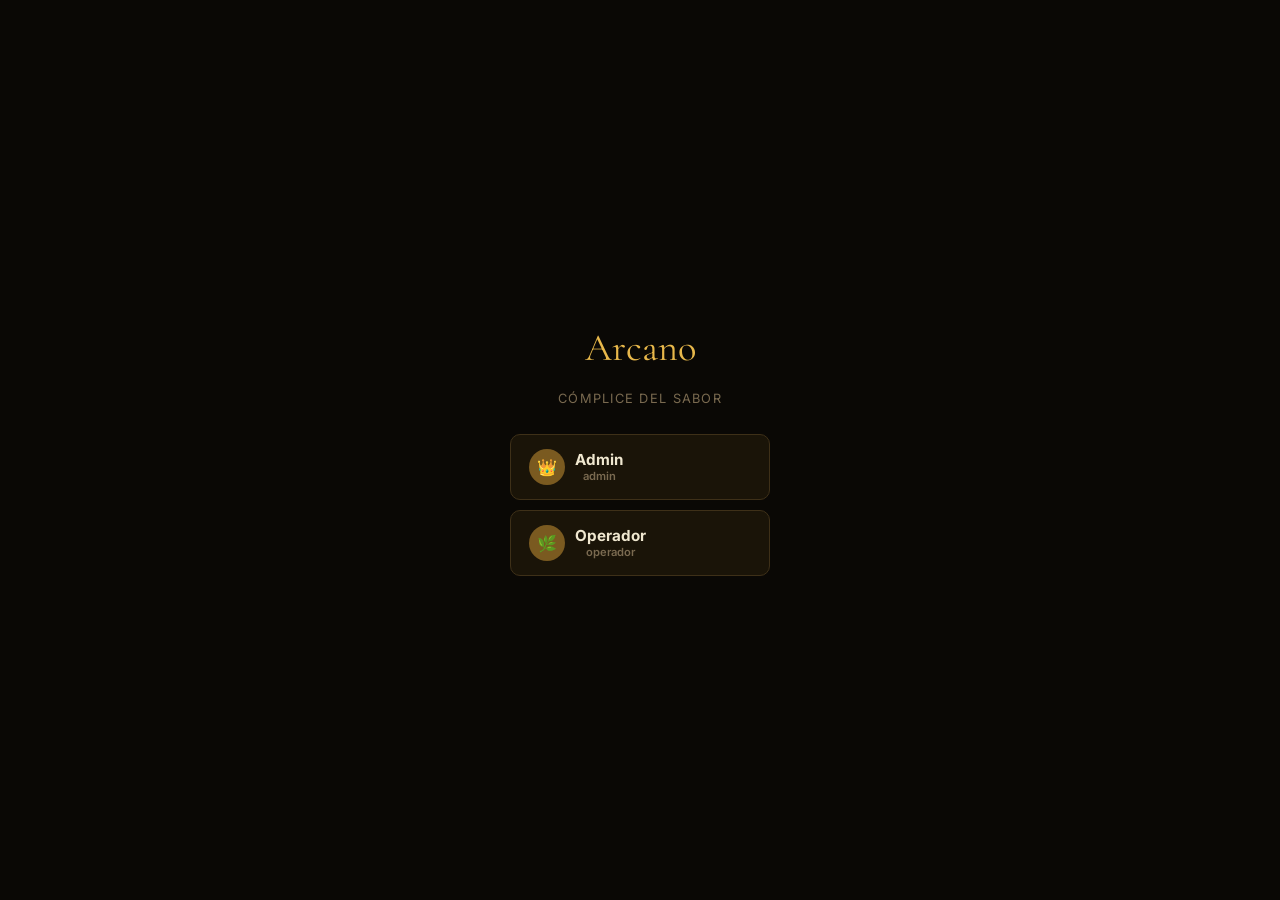
<file: arcano-pwa/arcano/index.html>
<!DOCTYPE html>
<html lang="es">
<head>
<meta charset="UTF-8">
<meta name="viewport" content="width=device-width, initial-scale=1.0, viewport-fit=cover">
<meta name="theme-color" content="#0a0805">
<meta name="mobile-web-app-capable" content="yes">
<meta name="apple-mobile-web-app-status-bar-style" content="black-translucent">
<meta name="apple-mobile-web-app-title" content="Arcano">
<title>Arcano — Complice del Sabor</title>
<link rel="manifest" href="manifest.json">
<link rel="stylesheet" href="css/style.css">
<!-- LIMPIEZA NUCLEAR DEL SERVICE WORKER VIEJO -->
<!-- Se activa cuando la URL tiene ?clean=1 -->
<!-- Esto destruye las caches viejas que impedian cargar el codigo nuevo -->
<script>
if('serviceWorker' in navigator && window.location.search.includes('clean=1') && !sessionStorage.getItem('_arc5')){
  sessionStorage.setItem('_arc5','1');
  document.documentElement.style.display='none';
  document.title='Limpiando caches...';
  Promise.resolve()
    .then(()=>navigator.serviceWorker.getRegistrations())
    .then(regs=>Promise.all(regs.map(r=>r.unregister())))
    .then(()=>caches.keys())
    .then(ks=>Promise.all(ks.map(k=>caches.delete(k))))
    .then(()=>{window.location.replace(window.location.pathname);})
    .catch(()=>{window.location.replace(window.location.pathname);});
}
</script>
</head>
<body>

<!-- PIN SCREEN -->
<div id="pin-screen" style="display:flex"></div>

<!-- TOAST -->
<div id="toast"></div>

<!-- HEADER -->
<div id="app-header">
  <div class="header-logo">
    <div style="width:34px;height:34px;border-radius:50%;background:linear-gradient(135deg,#8b1a2a,#c9963a);display:flex;align-items:center;justify-content:center;font-size:1.1rem">🌶</div>
    <div>
      <div class="header-brand">Arcano</div>
      <div class="header-sub">Complice del Sabor</div>
    </div>
  </div>
  <div class="header-pin">
    <div id="sync-indicator" onclick="forceSyncNow()" title="Click para forzar sync" style="cursor:pointer;font-size:.7rem;margin-right:8px;display:flex;align-items:center;gap:4px">
      <span id="sync-dot" style="width:8px;height:8px;border-radius:50%;background:#666;display:inline-block"></span>
      <span id="sync-text" style="color:var(--muted);font-size:.6rem">—</span>
    </div>
    <div class="user-chip" id="user-chip" onclick="logoutUser()">— Salir</div>
  </div>
</div>

<!-- NAV -->
<nav id="app-nav">
  <button class="nav-btn active" onclick="goPage('dashboard',this)">Dashboard</button>
  <button class="nav-btn" onclick="goPage('costos',this)">Costos</button>
  <button class="nav-btn" onclick="goPage('especias',this)">Especias</button>
  <button class="nav-btn" onclick="goPage('blends',this)">Blends</button>
  <button class="nav-btn" onclick="goPage('ventas',this)">Ventas</button>
  <button class="nav-btn" onclick="goPage('reportes',this)">Reportes</button>
  <button class="nav-btn" id="nav-ajustes" onclick="goPage('ajustes',this)">⚙ Ajustes</button>
</nav>

<main>

<!-- DASHBOARD -->
<div id="page-dashboard" class="page active">
  <div class="page-title">Dashboard</div>
  <div class="g4 mb-20" id="dash-stats"></div>
  <div class="g2 mb-20">
    <div class="card">
      <h3>Ventas ultimos 7 dias</h3>
      <div class="bar-chart" id="chart-7d"></div>
    </div>
    <div class="card">
      <h3>Stock bajo — alerta</h3>
      <div id="dash-stock-bajo"></div>
    </div>
  </div>
  <div class="g2">
    <div class="card">
      <h3>Ultimas ventas</h3>
      <div class="tw"><table>
        <thead><tr><th>Fecha</th><th>Productos</th><th>Total</th><th>Estado</th></tr></thead>
        <tbody id="dash-ventas-tabla"></tbody>
      </table></div>
    </div>
    <div class="card">
      <h3>Productos mas vendidos</h3>
      <div id="dash-top"></div>
    </div>
  </div>
</div>

<!-- COSTOS -->
<div id="page-costos" class="page">
  <div class="page-title">Costos</div>
  <div class="g2 mb-20">
    <div class="card">
      <h3>Envases</h3>
      <div class="fr">
        <div><label>Envase Chico ($/u)</label><input type="number" id="c-env-c" oninput="saveCostos()"></div>
        <div><label>Envase Grande ($/u)</label><input type="number" id="c-env-g" oninput="saveCostos()"></div>
      </div>
    </div>
    <div class="card">
      <h3>Packaging</h3>
      <div class="fr">
        <div><label>Packaging Chico</label><input type="number" id="c-pkg-c" oninput="saveCostos()"></div>
        <div><label>Packaging Grande</label><input type="number" id="c-pkg-g" oninput="saveCostos()"></div>
      </div>
    </div>
  </div>
  <div class="card mb-20">
    <h3>Otros costos fijos por unidad</h3>
    <div class="fr3">
      <div><label>Etiqueta</label><input type="number" id="c-etiq" oninput="saveCostos()"></div>
      <div><label>Mano de obra</label><input type="number" id="c-mo" oninput="saveCostos()"></div>
      <div><label>Otros</label><input type="number" id="c-otros" oninput="saveCostos()"></div>
    </div>
  </div>
  <div class="card">
    <h3>Resumen de costos fijos por unidad</h3>
    <div class="g2 mt-12" id="resumen-costos"></div>
  </div>
</div>

<!-- ESPECIAS -->
<div id="page-especias" class="page">
  <div class="flex items-center justify-between mb-20">
    <div class="page-title" style="margin:0">Especias</div>
    <button class="btn btn-gold" onclick="openModalEspecia()">+ Nueva especia</button>
  </div>
  <div class="search-wrap">
    <input id="search-esp" placeholder="Buscar especia..." oninput="renderEspecias()">
  </div>
  <div class="card">
    <div class="tw">
      <table>
        <thead><tr><th>Nombre</th><th>Precio/kg</th><th>Precio/100g</th><th>Stock</th><th>Minimo</th><th>Estado</th><th></th></tr></thead>
        <tbody id="tabla-especias"></tbody>
      </table></div>
    </div>
</div>

<!-- BLENDS -->
<div id="page-blends" class="page">
  <div class="flex items-center justify-between mb-20">
    <div class="page-title" style="margin:0">Blends</div>
    <button class="btn btn-gold" onclick="openModalBlend()">+ Nuevo blend</button>
  </div>
  <div id="lista-blends"></div>
</div>

<!-- VENTAS -->
<div id="page-ventas" class="page">
  <div class="flex items-center justify-between mb-20">
    <div class="page-title" style="margin:0">Ventas</div>
    <button class="btn btn-gold" onclick="openModalVenta()">+ Nueva venta</button>
  </div>
  <div class="flex gap-8 mb-16" style="flex-wrap:wrap">
    <div class="search-wrap" style="flex:1;min-width:200px;margin-bottom:0">
      <input id="search-ventas" placeholder="Buscar..." oninput="renderVentas()">
    </div>
    <select id="filter-estado" onchange="renderVentas()" style="width:auto">
      <option value="">Todos los estados</option>
      <option value="completada">Completada</option>
      <option value="pendiente">Pendiente</option>
      <option value="cancelada">Cancelada</option>
      <option value="entregada">Entregada</option>
    </select>
  </div>
  <div class="card">
    <div class="tw">
      <table>
        <thead><tr><th>Fecha</th><th>Productos</th><th>Subtotal</th><th>Desc.</th><th>Total</th><th>Estado</th><th></th></tr></thead>
        <tbody id="tabla-ventas"></tbody>
      </table></div>
    </div>
  </div>
</div>

<!-- REPORTES -->
<div id="page-reportes" class="page">
  <div class="page-title">Reportes</div>
  <div class="g3 mb-20" id="rep-stats"></div>
  <div class="tabs">
    <button class="tab active" onclick="showTab('rep-mes')">Por mes</button>
    <button class="tab" onclick="showTab('rep-prod')">Por producto</button>
    <button class="tab" onclick="showTab('rep-rent')">Rentabilidad</button>
  </div>
  <div id="rep-mes" class="card">
    <h3>Ventas por mes</h3>
    <div class="tw"><table>
      <thead><tr><th>Mes</th><th>Ventas</th><th>Ingresos</th><th>Prom./venta</th></tr></thead>
      <tbody id="rep-mes-tabla"></tbody>
    </table></div>
  </div>
  <div id="rep-prod" class="card" style="display:none">
    <h3>Rendimiento por producto</h3>
    <div class="tw"><table>
      <thead><tr><th>Producto</th><th>Unidades</th><th>Ingresos</th><th>% del total</th></tr></thead>
      <tbody id="rep-prod-tabla"></tbody>
    </table></div>
  </div>
  <div id="rep-rent" class="card" style="display:none">
    <h3>Rentabilidad por blend</h3>
    <div class="tw"><table>
      <thead><tr><th>Blend</th><th>Costo/kg</th><th>Unidad Chica</th><th>Unidad Grande</th></tr></thead>
      <tbody id="rep-rent-tabla"></tbody>
    </table></div>
  </div>
</div>

<!-- AJUSTES -->
<div id="page-ajustes" class="page">
  <div class="page-title">Ajustes</div>
  <div class="g2">
    <div class="card">
      <div class="flex items-center justify-between mb-16">
        <h3 style="margin:0">Usuarios</h3>
        <button class="btn btn-gold btn-sm" onclick="openModalUsuario()">+ Nuevo</button>
      </div>
      <div id="ajustes-usuarios"></div>
    </div>
    <div>
      <div class="card mb-16">
        <div class="flex items-center justify-between mb-16">
          <h3 style="margin:0">Sincronizacion GitHub</h3>
          <span id="gh-status-badge" class="badge br">Desconectado</span>
        </div>
        <p class="text-muted text-sm mb-16">Los datos se guardan en un archivo JSON del repositorio. Los cambios se sincronizan automaticamente entre usuarios.</p>
        <div id="gh-config-form">
          <div class="fr">
            <div><label>Owner / Usuario</label><input id="gh-owner" placeholder="Ej: mi-usuario"></div>
            <div><label>Repositorio</label><input id="gh-repo" placeholder="Ej: arcano-data"></div>
          </div>
          <div class="fr">
            <div><label>Branch (opcional)</label><input id="gh-branch" placeholder="main"></div>
            <div><label>Personal Access Token *</label><input id="gh-token" type="password" placeholder="ghp_xxxx..."></div>
          </div>
          <div class="flex gap-8 mt-16">
            <button class="btn btn-gold" style="flex:1" onclick="guardarGhConfigUI()">Guardar</button>
            <button class="btn btn-ghost" onclick="probarGhConexion()">Probar conexion</button>
          </div>
          <div id="gh-test-result" class="mt-12" style="font-size:.82rem;min-height:20px"></div>
        </div>
        <div id="gh-connected-info" style="display:none">
          <div class="cost-box mb-16">
            <div class="cost-row"><span>Repositorio</span><span id="gh-info-repo" class="text-gold fw7"></span></div>
            <div class="cost-row"><span>Branch</span><span id="gh-info-branch"></span></div>
            <div class="cost-row"><span>Estado</span><span class="text-green fw7">Sincronizando</span></div>
          </div>
          <div class="cost-box mb-16" style="border-color:var(--gold-dim)">
            <p class="text-sm text-muted mb-12" style="margin:0">Comparti este link con otros usuarios para que se conecten automaticamente sin configurar nada:</p>
            <div class="flex gap-8 mt-8">
              <input id="gh-share-link" readonly style="font-size:.75rem;opacity:.7" onclick="this.select()">
              <button class="btn btn-gold btn-sm" onclick="copiarLinkConexion()">Copiar</button>
            </div>
          </div>
          <div class="flex gap-8">
            <button class="btn btn-ghost" style="flex:1" onclick="forzarSyncManual()">Forzar sincronizacion</button>
            <button class="btn btn-red" onclick="desconectarGh()">Desconectar</button>
          </div>
        </div>
      </div>
      <div class="card">
        <h3>Zona de peligro</h3>
        <p class="text-muted text-sm mb-16">Borra todos los datos localmente. Si esta conectado a GitHub, se sincronizara el vacio.</p>
        <button class="btn btn-red" onclick="borrarTodo()">Borrar todo</button>
      </div>
    </div>
  </div>
</div>

</main>

<!-- MODAL ESPECIA -->
<div class="modal-overlay" id="modal-esp">
  <div class="modal">
    <div class="modal-header">
      <span class="modal-title" id="modal-esp-titulo">Nueva especia</span>
      <button class="modal-close" onclick="closeModal('modal-esp')">x</button>
    </div>
    <div id="alert-esp" class="alert"></div>
    <div class="fr fr1"><div><label>Nombre *</label><input id="esp-nombre" placeholder="Ej: Comino"></div></div>
    <div class="fr">
      <div><label>Precio por kg ($) *</label><input id="esp-precio" type="number" min="0" oninput="calcEsp100()"></div>
      <div><label>Precio por 100g</label><input id="esp-100" readonly></div>
    </div>
    <div class="fr">
      <div><label>Stock actual (g)</label><input id="esp-stock" type="number" min="0" value="0"></div>
      <div><label>Stock minimo (g)</label><input id="esp-stockmin" type="number" min="0" value="500"></div>
    </div>
    <button class="btn btn-gold btn-full mt-16" onclick="guardarEspecia()">Guardar</button>
  </div>
</div>

<!-- MODAL STOCK -->
<div class="modal-overlay" id="modal-stock">
  <div class="modal">
    <div class="modal-header">
      <span class="modal-title" id="ms-nombre">Stock</span>
      <button class="modal-close" onclick="closeModal('modal-stock')">x</button>
    </div>
    <div id="alert-stock" class="alert"></div>
    <input type="hidden" id="ms-esp-id">
    <div class="cost-box mb-16">
      <div class="cost-row"><span>Stock actual</span><span class="fw7 text-gold" id="ms-stock-actual">—</span></div>
    </div>
    <div class="fr">
      <div>
        <label>Tipo</label>
        <select id="ms-tipo">
          <option value="entrada">Entrada (compra)</option>
          <option value="salida">Salida (uso/merma)</option>
        </select>
      </div>
      <div><label>Cantidad (gramos)</label><input id="ms-cantidad" type="number" min="0" placeholder="0"></div>
    </div>
    <div class="fr fr1"><div><label>Nota (opcional)</label><input id="ms-nota-stock" placeholder="Ej: Compra proveedor X"></div></div>
    <button class="btn btn-gold btn-full mb-16" onclick="guardarMovimiento()">Registrar movimiento</button>
    <h3>Ultimos movimientos</h3>
    <div id="ms-historial"></div>
  </div>
</div>

<!-- MODAL BLEND -->
<div class="modal-overlay" id="modal-blend">
  <div class="modal" style="max-width:620px">
    <div class="modal-header">
      <span class="modal-title" id="modal-blend-titulo">Nuevo Blend</span>
      <button class="modal-close" onclick="closeModal('modal-blend')">x</button>
    </div>
    <div id="alert-blend" class="alert"></div>
    <div class="fr fr1"><div><label>Nombre *</label><input id="bl-nombre" placeholder="Ej: Garam Masala"></div></div>
    <div class="fr">
      <div><label>Peso envase chico (g)</label><input id="bl-peso-c" type="number" min="0" oninput="calcBlendModal()"></div>
      <div><label>Peso envase grande (g)</label><input id="bl-peso-g" type="number" min="0" oninput="calcBlendModal()"></div>
    </div>
    <div class="fr">
      <div><label>Precio venta chico ($)</label><input id="bl-pventa-c" type="number" min="0"></div>
      <div><label>Precio venta grande ($)</label><input id="bl-pventa-g" type="number" min="0"></div>
    </div>
    <div class="fr fr1"><div><label>Notas / instrucciones</label><textarea id="bl-notas" placeholder="Ej: Mezclar en seco. Proveedor: ..."></textarea></div></div>
    <div class="divider"></div>
    <h3>Ingredientes — formula para 1kg</h3>
    <div id="blend-ings-rows"></div>
    <button class="btn btn-ghost btn-sm mt-12" onclick="addIngRow()">+ Agregar especia</button>
    <div class="cost-box mt-16">
      <div class="fr" style="margin-bottom:0">
        <div>
          <div class="cost-row"><span>Costo blend /kg</span><span id="bc-kg">$0</span></div>
          <div class="cost-row"><span>Costo blend /100g</span><span id="bc-100">$0</span></div>
          <div class="text-xs mt-12" id="bc-grams" style="text-align:center"></div>
        </div>
        <div>
          <div class="cost-row total"><span>Total u. chica</span><span id="bc-tot-c">$0</span></div>
          <div class="cost-row text-xs"><span class="text-muted">MP chico</span><span id="bc-mp-c">$0</span></div>
          <div class="cost-row text-xs"><span class="text-muted">Fijos chico</span><span id="bc-fij-c">$0</span></div>
          <div class="cost-row total" style="margin-top:8px"><span>Total u. grande</span><span id="bc-tot-g">$0</span></div>
          <div class="cost-row text-xs"><span class="text-muted">MP grande</span><span id="bc-mp-g">$0</span></div>
          <div class="cost-row text-xs"><span class="text-muted">Fijos grande</span><span id="bc-fij-g">$0</span></div>
        </div>
      </div>
    </div>
    <button class="btn btn-gold btn-full mt-16" onclick="guardarBlend()">Guardar blend</button>
  </div>
</div>

<!-- MODAL VENTA -->
<div class="modal-overlay" id="modal-venta">
  <div class="modal">
    <div class="modal-header">
      <span class="modal-title" id="modal-venta-titulo">Nueva venta</span>
      <button class="modal-close" onclick="closeModal('modal-venta')">x</button>
    </div>
    <div id="alert-venta" class="alert"></div>
    <div class="mb-16">
      <label>Agregar producto</label>
      <div class="flex gap-8 mb-12">
        <select id="v-prod-sel" style="flex:1"></select>
        <input id="v-qty" type="number" min="1" value="1" style="width:65px">
        <button class="btn btn-ghost btn-sm" onclick="agregarItemVenta()">+ Add</button>
      </div>
      <div id="v-items-lista" style="background:var(--surface2);border-radius:8px;padding:10px;min-height:48px"></div>
    </div>
    <div class="fr">
      <div><label>Descuento ($)</label><input id="v-desc" type="number" min="0" value="0" oninput="recalcVenta()"></div>
      <div style="display:flex;flex-direction:column;justify-content:flex-end">
        <label>Total</label>
        <div class="fw7 text-gold" style="font-size:1.3rem;padding:8px 0" id="v-total">$0</div>
      </div>
    </div>
    <div class="fr">
      <div><label>Estado</label>
        <select id="v-estado">
          <option value="completada">Completada</option>
          <option value="pendiente">Pendiente</option>
          <option value="entregada">Entregada</option>
          <option value="cancelada">Cancelada</option>
        </select>
      </div>
      <div><label>Nota</label><input id="v-nota" placeholder="Ej: Pago en cuotas..."></div>
    </div>
    <button class="btn btn-gold btn-full mt-16" onclick="guardarVenta()">Guardar venta</button>
  </div>
</div>

<!-- MODAL USUARIO -->
<div class="modal-overlay" id="modal-usuario">
  <div class="modal">
    <div class="modal-header">
      <span class="modal-title" id="modal-usr-titulo">Nuevo usuario</span>
      <button class="modal-close" onclick="closeModal('modal-usuario')">x</button>
    </div>
    <div id="alert-usr" class="alert"></div>
    <div class="fr">
      <div><label>Nombre *</label><input id="usr-nombre" placeholder="Ej: Maria"></div>
      <div><label>Emoji / avatar</label><input id="usr-emoji" placeholder="🌶" maxlength="2"></div>
    </div>
    <div class="fr">
      <div><label>PIN (min. 4 digitos) *</label><input id="usr-pin" type="password" maxlength="8" placeholder="...."></div>
      <div><label>Rol</label>
        <select id="usr-rol">
          <option value="admin">Admin</option>
          <option value="operador">Operador</option>
        </select>
      </div>
    </div>
    <button class="btn btn-gold btn-full mt-16" onclick="guardarUsuario()">Guardar usuario</button>
  </div>
</div>

<script src="js/db.js?v=5"></script>
<script src="js/github-sync.js?v=5"></script>
<script src="js/modules1.js?v=5"></script>
<script src="js/modules2.js?v=5"></script>
<script>
  // === INDICADOR DE SYNC EN HEADER ===
  function updateSyncUI(status, detail) {
    const dot = document.getElementById('sync-dot');
    const txt = document.getElementById('sync-text');
    if (!dot || !txt) return;
    if (status === 'syncing') {
      dot.style.background = '#c9963a';
      txt.textContent = 'Sync...';
    } else if (status === 'ok') {
      dot.style.background = '#4caf50';
      txt.textContent = detail || 'OK';
    } else if (status === 'error') {
      dot.style.background = '#e07070';
      txt.textContent = detail || 'Error';
    } else {
      dot.style.background = '#666';
      txt.textContent = '—';
    }
  }

  function forceSyncNow() {
    if (typeof ghPull === 'function' && getGhConfig()) {
      updateSyncUI('syncing');
      ghPull().then(updated => {
        if (updated) {
          refreshCurrentPage();
          updateSyncUI('ok', 'Ahora');
          if (currentUser) toast('Datos sincronizados');
        } else {
          updateSyncUI('ok', 'Sin cambios');
        }
      }).catch(err => {
        updateSyncUI('error', 'Fail');
        toast('Error de sync: ' + err.message, 'err');
      });
    } else {
      toast('Sync no configurado', 'err');
    }
  }

  async function bootApp() {
    console.log('%c[Arcano] v5 - Zero Cache Sync', 'color:#c9963a;font-weight:bold;font-size:14px');

    // 1. Sync con GitHub
    await initGithubSync();

    // 2. Seed data si esta vacio
    seedIfEmpty();

    // 3. Login
    initPin();

    // 4. Render ajustes
    renderGhAjustes();

    // 5. Registrar SW (passthrough, sin cache)
    if ('serviceWorker' in navigator) {
      try {
        const reg = await navigator.serviceWorker.register('/especias/sw.js?v=5', { scope: '/especias/' });
        console.log('[Arcano] SW registrado (passthrough):', reg.scope);
      } catch(e) {
        console.warn('[Arcano] SW error:', e.message);
      }
    }
  }
  bootApp();
</script>
</body>
</html>
</file>
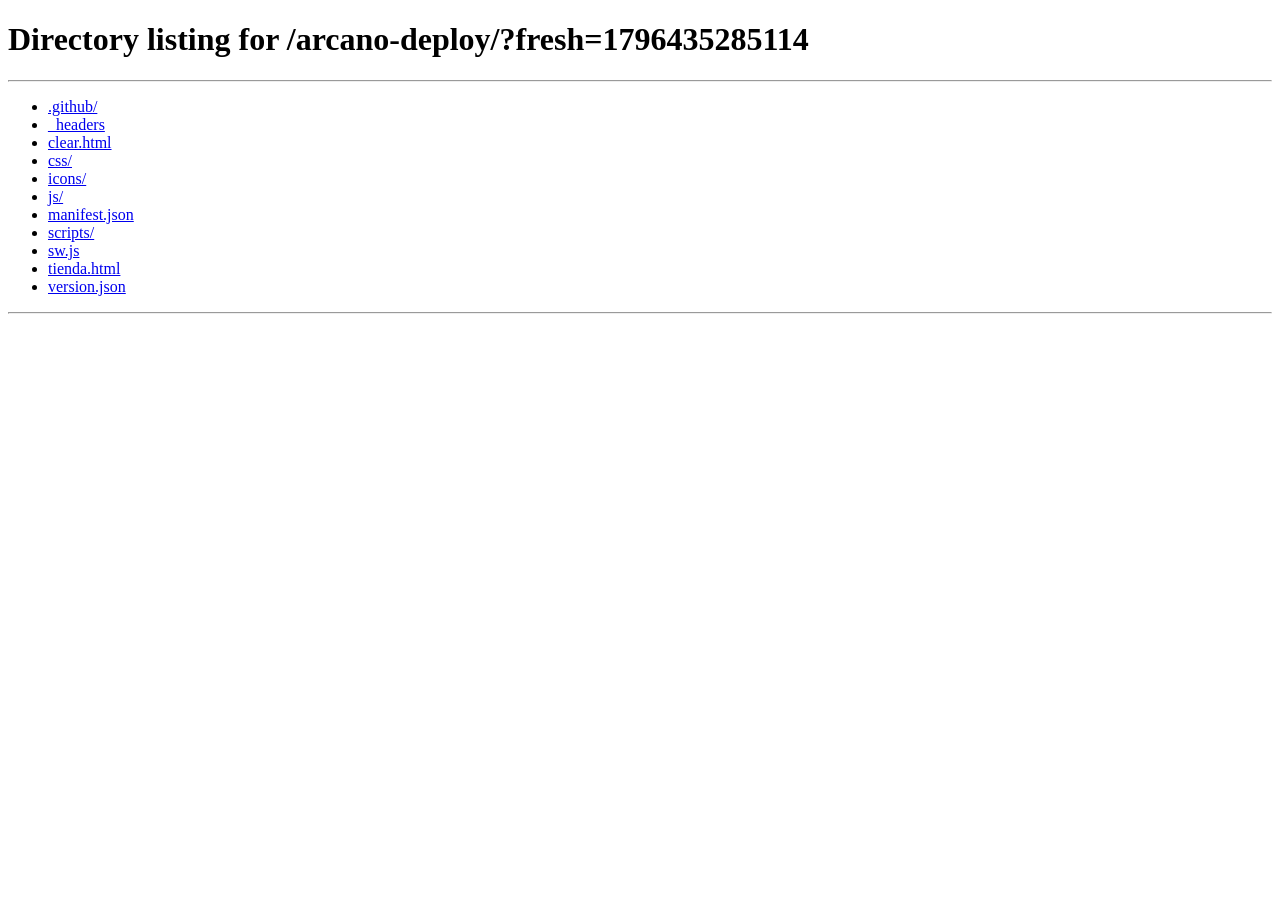
<file: arcano-deploy/clear.html>
<!DOCTYPE html>
<html lang="es">
<head>
<meta charset="UTF-8">
<meta name="viewport" content="width=device-width, initial-scale=1.0">
<title>Arcano - Actualizando...</title>
<style>
*{box-sizing:border-box;margin:0;padding:0}
body{font-family:-apple-system,sans-serif;background:#1b0b07;color:#f0e8d0;display:flex;align-items:center;justify-content:center;min-height:100vh;text-align:center;padding:20px}
.box{max-width:340px}
.spinner{width:48px;height:48px;border:4px solid #331e12;border-top-color:#c9963a;border-radius:50%;animation:spin 1s linear infinite;margin:0 auto 20px}
@keyframes spin{to{transform:rotate(360deg)}}
h2{margin-bottom:8px;font-size:1.2rem}
p{color:#7a6a50;font-size:.9rem;line-height:1.5}
</style>
</head>
<body>
<div class="box">
  <div class="spinner"></div>
  <h2>Actualizando Arcano</h2>
  <p id="status">Borrando cache y datos temporales...</p>
</div>
<script>
(function(){
  var status = document.getElementById('status');
  function done(msg) { status.textContent = msg; }

  function clearAll() {
    var steps = [];

    // 1. Borrar localStorage temporal
    try {
      localStorage.removeItem('arcano_app_version');
      localStorage.removeItem('arcano_force_reload');
    } catch(e){}

    // 2. Borrar sessionStorage
    try { sessionStorage.clear(); } catch(e){}

    // 3. Borrar todos los caches
    if ('caches' in window) {
      steps.push(
        caches.keys().then(function(ks) {
          return Promise.all(ks.map(function(k) { return caches.delete(k); }));
        })
      );
    }

    // 4. Desregistrar todos los service workers
    if ('serviceWorker' in navigator) {
      steps.push(
        navigator.serviceWorker.getRegistrations().then(function(regs) {
          return Promise.all(regs.map(function(r) { return r.unregister(); }));
        })
      );
    }

    Promise.all(steps).then(function() {
      done('Cache limpiada. Redirigiendo a la app...');
      // Esperar un momento y redirigir con parametro que fuerza recarga
      setTimeout(function() {
        window.location.replace('./?fresh=' + Date.now());
      }, 800);
    }).catch(function() {
      // Si falla algo, redirigir de todas formas
      window.location.replace('./?fresh=' + Date.now());
    });
  }

  clearAll();
})();
</script>
</body>
</html>
</file>
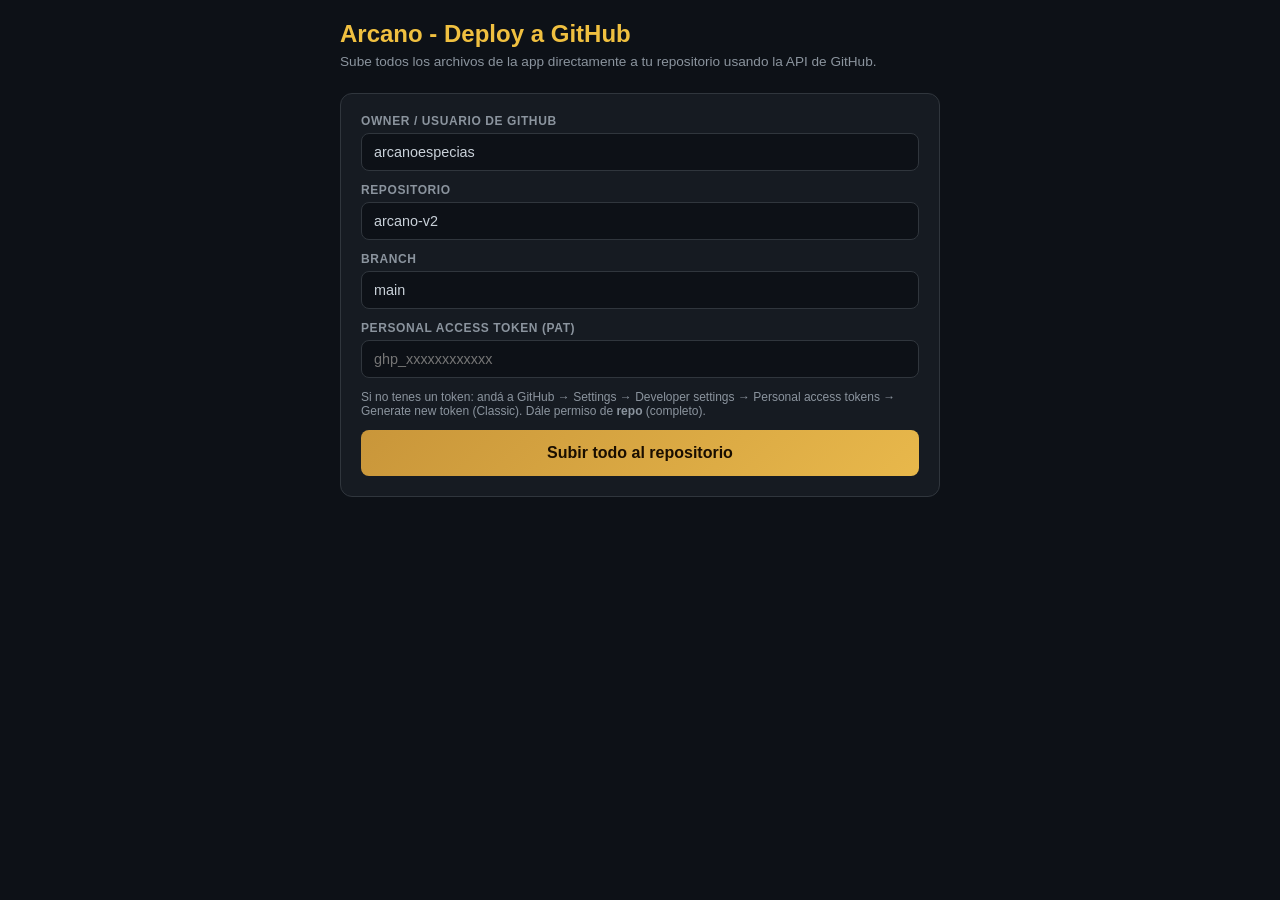
<file: download/arcano-uploader-v33-backup.html>
<!DOCTYPE html>
<html lang="es">
<head>
<meta charset="UTF-8">
<meta name="viewport" content="width=device-width, initial-scale=1.0">
<title>Arcano - Subir a GitHub</title>
<style>
*{box-sizing:border-box;margin:0;padding:0}
body{font-family:-apple-system,BlinkMacSystemFont,'Segoe UI',sans-serif;background:#0d1117;color:#c9d1d9;min-height:100vh;padding:20px}
.container{max-width:600px;margin:0 auto}
h1{color:#f0c040;font-size:1.5rem;margin-bottom:6px}
.sub{color:#8b949e;font-size:.85rem;margin-bottom:24px}
.card{background:#161b22;border:1px solid #30363d;border-radius:12px;padding:20px;margin-bottom:16px}
label{display:block;font-size:.75rem;font-weight:700;color:#8b949e;text-transform:uppercase;letter-spacing:.05em;margin-bottom:5px}
input{width:100%;background:#0d1117;border:1px solid #30363d;border-radius:8px;color:#c9d1d9;font-size:.9rem;padding:10px 12px;outline:none;margin-bottom:12px}
input:focus{border-color:#f0c040}
.btn{width:100%;border:none;border-radius:8px;font-size:1rem;font-weight:700;padding:14px;cursor:pointer;transition:opacity .2s}
.btn:hover{opacity:.9}
.btn-go{background:linear-gradient(135deg,#c9963a,#e8b84b);color:#1a0e00}
.btn-go:disabled{opacity:.4;cursor:not-allowed}
.log{background:#0d1117;border:1px solid #30363d;border-radius:8px;padding:12px;font-family:'SF Mono',Monaco,monospace;font-size:.78rem;max-height:300px;overflow-y:auto;margin-top:12px}
.log div{padding:3px 0;border-bottom:1px solid #21262d}
.log .ok{color:#3fb950}
.log .err{color:#f85149}
.log .info{color:#58a6ff}
.progress{background:#21262d;border-radius:8px;height:8px;margin-top:12px;overflow:hidden}
.progress-bar{height:100%;background:linear-gradient(90deg,#c9963a,#e8b84b);border-radius:8px;transition:width .3s;width:0%}
.steps{margin-top:16px}
.step{display:flex;align-items:center;gap:10px;padding:8px 0;font-size:.85rem;color:#8b949e}
.step .icon{width:22px;height:22px;border-radius:50%;display:flex;align-items:center;justify-content:center;font-size:.7rem;background:#21262d;flex-shrink:0}
.step.done .icon{background:#238636;color:#fff}
.step.active .icon{background:#f0c040;color:#1a0e00}
.step.error .icon{background:#da3633;color:#fff}
.step.done{color:#3fb950}
.step.error{color:#f85149}
</style>
</head>
<body>
<div class="container">
  <h1>Arcano - Deploy a GitHub</h1>
  <p class="sub">Sube todos los archivos de la app directamente a tu repositorio usando la API de GitHub.</p>

  <div class="card">
    <label>Owner / Usuario de GitHub</label>
    <input id="inp-owner" value="arcanoespecias" placeholder="ej: mi-usuario">
    <label>Repositorio</label>
    <input id="inp-repo" value="arcano-v2" placeholder="ej: mi-repo">
    <label>Branch</label>
    <input id="inp-branch" value="main" placeholder="main">
    <label>Personal Access Token (PAT)</label>
    <input id="inp-token" type="password" placeholder="ghp_xxxxxxxxxxxx">
    <p style="font-size:.75rem;color:#8b949e;margin-bottom:12px">Si no tenes un token: and&aacute; a GitHub &rarr; Settings &rarr; Developer settings &rarr; Personal access tokens &rarr; Generate new token (Classic). D&aacute;le permiso de <strong>repo</strong> (completo).</p>
    <button class="btn btn-go" id="btn-upload" onclick="startUpload()">Subir todo al repositorio</button>
    <div class="progress" id="progress-wrap" style="display:none">
      <div class="progress-bar" id="progress-bar"></div>
    </div>
  </div>

  <div class="card" id="steps-card" style="display:none">
    <div class="steps" id="steps"></div>
  </div>

  <div class="card" id="log-card" style="display:none">
    <label>Log de operaciones</label>
    <div class="log" id="log"></div>
  </div>

  <div class="card" id="done-card" style="display:none">
    <div style="text-align:center;padding:10px 0">
      <div style="font-size:2.5rem;margin-bottom:8px">&#9989;</div>
      <div style="font-size:1.1rem;font-weight:700;color:#3fb950">Todos los archivos subidos correctamente</div>
      <p style="color:#8b949e;margin-top:8px;font-size:.85rem">Tu app deberia estar disponible en segundos en:</p>
      <a id="app-url" href="#" target="_blank" style="color:#f0c040;font-size:.9rem;word-break:break-all"></a>
      <p style="color:#8b949e;margin-top:12px;font-size:.78rem">Abri la app en todos tus dispositivos. La primera vez carga sin cache viejo.</p>
    </div>
  </div>
</div>

<script>
var FILES = {"index.html": "[base64]/[base64]/dj0zNCI+PC9zY3JpcHQ+CjxzY3JpcHQgc3JjPSJqcy9jb3JlLmpzP3Y9MzQiPjwvc2NyaXB0Pgo8c2NyaXB0IHNyYz0ianMvcGFnZXMuanM/dj0zNCI+PC9zY3JpcHQ+CjwvYm9keT4KPC9odG1sPg==", "css/style.css": "[base64]", "js/db.js": "[base64]", "js/firebase-sync.js": "[base64]/[base64]", "js/core.js": "[base64]/[base64]/[base64]/[base64]", "js/pages.js": "[base64]/IChkYi5wcm9kdWN0b3MgfHwgW10pLmZpbmQoZnVuY3Rpb24ocCkgeyByZXR1cm4gcC5pZCA9PT0gYi5ldGlxdWV0YUlkOyB9KSA6IG51bGw7CiAgICAgIHZhciBldGlxU3RrID0gZXRpcSA/[base64]/[base64]/[base64]/[base64]/[base64]/[base64]/[base64]/ICdtb3YtaW4nIDogJ21vdi1vdXQnOwogICAgICB2YXIgc2lnbiA9IG0uY2FudGlkYWQgPj0gMCA/[base64]/[base64]/[base64]/[base64]/[base64]/[base64]/[base64]/[base64]/ICdwcm9maXQnIDogJ2xvc3MnOwogICAgICB2YXIgZXN0YWRvQmFkZ2UgPSBiLnN0b2NrID4gMCA/[base64]/IChkYi5wcm9kdWN0b3MgfHwgW10pLmZpbmQoZnVuY3Rpb24ocCkgeyByZXR1cm4gcC5pZCA9PT0gYi5ldGlxdWV0YUlkOyB9KSA6IG51bGw7CiAgICAgIHZhciBldGlxdWV0YVN0ayA9IGV0aXF1ZXRhUHJvZCA/[base64]/[base64]/[base64]/[base64]/[base64]/[base64]/[base64]/[base64]/[base64]/[base64]/[base64]/[base64]/[base64]/[base64]/ICc8YnV0dG9uIGNsYXNzPSJidG4gYnRuLXJlZCBidG4tc20iIG9uY2xpY2s9InRvZ2dsZVVzdWFyaW9BY3Rpdm8oJyArIHUuaWQgKyAnKSI+JyArICh1LmFjdGl2byA/[base64]/[base64]/[base64]/[base64]/ICcgfCBDYXRlZ29yw61hOiA8c3Ryb25nPicgKyBlc2MoY29sTWFwLmNhdGVnb3JpYSkgKyAnPC9zdHJvbmc+JyA6ICcnKSArCiAgICAoY29sTWFwLm9yaWdlbiA/[base64]/[base64]/[base64]/[base64]/[base64]", "manifest.json": "[base64]", "sw.js": "[base64]", "version.json": "eyJ2IjoidjM0LWJvb3QtZml4IiwidHMiOjE3NTI1Mzc2MDB9", "_headers": "[base64]", "icons/icon-192.png": "iVBORw0KGgoAAAANSUhEUgAAAMAAAADACAIAAADdvvtQAAAyc0lEQVR4nO2dd3RkV5ngv3tfqnqvclKVVMpZLXVO7twO7YBtwBhjk2aZgVmGmTPDHNjEDHt2DzNnE+wu7OzsDAxDHJINBpzabYPddid1llpSS61YKoXK8VW9qhfu3T+quzEGA7PF4pb8fn/0aR3Vk1746bvfvd+996EmSQATk/[base64]/SrMu/OGIAQA8C8eu9clcTe/NHkdpkC/HIyAUrBy6D37ux4+OEgopfTNPqdbElOgXwJCQChYBfajj2z/7refO7BjoyTwCCEzCP0ipkC/hJop9+1scmrFp16a0JLxnVv7KKXYzId+AfOOvJ5amPE7hC4L/NevjxJH6B++/uy7dvf5fB644ZbJTUyBXg8GRAhtsImnz2cqkrW7TZrO0NnLY5v7Ww1CGMa8Yz8HapKEN/scbiEQQpTS/u5wr98lyoUdh5ndhzb/7/9+ZXYheduBoXOLhVdfHcUIkTfIqGuH/47P+c3F/Hv6GRgjSml3u/vJz+44NICTueSdu3FYWBzoEre3eTvY2F998h5/g5dQin9pQ4bgrWYPvNUEqmUw27YNNLc0wi8kNLWnv6PVUpy+Ep2YQ5jTouXoyzOp6eWV5USzj08OP7e91w6/MLhY8ynU4N++cyMAYPwWuqtvoUsFAEopQuiebZ1WjOAXxgZr3y0sFCbOlByhpmem0t99jowl2o9dyhkFunx1xV5VhGoBIwQ/H2goAC8ITp44WJ0CEEJ+h9f0JvMWEqgWJzwOsSGT3t/ayPAcUHhdU2QQspwkaWK9PJ9z8lzFavf3ulvag0mDfeli6blnEqrmIfTnRhURQhzP79vc9snHBga7HHa7BG+lztpbSCAKFACorskr8V0CGxAFQunNJ13Ta7Cn0dMV+uZLybGL8Y8cDjz8QNghKB/5YKipw6laXd+YKokN/k0buwkFjK8fSClVq9V8ZFaCoq9BcjhrAr1JF/k7Z/0I9OszDwoAkC6p11YKibzyjtsGvQFvzSEEQCgVMPrE3aH9tzcsZkoij7f3Skx2saCVdxxw79ljO7WUG+x2HmmXP/zuzRzH0RvRi7dYGoLOps7Gl0cyP3pqPJnMIIQo+VXZNF5Ho9rrR6Ba5sFg/EufDUKIAjT5vXs2DU7Mp9t7/Yc2t/U2OOE1j9Nj5a68utxB9Ns2hTv72ibHKkWFbfQIp56Mum1MT3PoyJDUGSq3CtFgQKSUIowAQOKZf/PIxk/9qx3utvD5iWSwtYO3WukbtGIYIYxxrRFE6yLXXvPXUGt6wuHGzZsGAMAgpJagYIwQQvimT5QCQDyZ2u+zdzaFjj1zOv7iWINWwAxLboQLQqlcJS88Nf3M6Rkml80sl37yk5QuQ8ChtDZYE6nk6Pml+OWCHs0STb15AppaHT959fKz11JZyohMdH6+Wi4DXO/SI4Rq0jAY134FIaSlKXRg/z6W437H9+r/B2teoNpzisUSh/dv/rf/5kMbN3b7fG4AIIRSSskNnwAhjJAO6BvnrvAuy8W4HM0WOSoF3C5Kr0cLncBiWjZ4d2uLt1AuNfjEubGctpgtzaXzk8nBXk+Vb1zJ8pHZXD6n3fzVmZI2l0H/+KPp1ZWCXeBB02o/rfYvpbQmjUGIVRTD4Ya37dn2vv3bpyYmtGp1HbRj62EkujY0bOPR//7MH1GmPDE2v5zXxxaSi4tJv8ddrlaWFldqn0QYUUIDoiWo4YDL0tHWeWFh8WIqAQCU0pDLrpZVj8Aj0BmNHGoSLkbzD+5t6G5Az58vXQMx4BCTSyuPvn3/fz16dSG6AgAswwYkxx3dXUcvX2atDIhSLJkGBDdzoJamkEGQQxL6ekMuRCBTBQ3OLS2NrSYRgnUw7rgeBKpBKbT42T/4wBG3nT95ZtIVaCxXIRYt2r2SqsPwhSvJVPrmH3ybJBq5cltL0Gmxv7gUqWgqAPR3NGfzJR+vFvMVuazTivHgdv9dD/f841cuJcrW2eXM9t4gIaivq/WFyaXI8goAOHh+V3t7NJZ08Nyp1RjHMZQSAKAATlE8sGkr5jAuZzuanYlLV9sszoVCJS2SBbBcnVnAGJFfmWuvCdZ8E1YDIUAIljPq2MS8ztsFb+AnL50j5RW7h2C1sC1s/Xd/+tjgUH9zW4tkEwFguVLlJcfiSjxWKFDDqP0QUaB/sLftPz7a+JX/tiPoEA4O+rY2oy395T/7+BZd1f/kwaavfPvBnbu8UzNLcrFQO0TT9YtTM+mSPFXIsCyilEic0Nfc3BUM9QWbLo6Mzk+M58vVp775kwOs2+NtHouubB9qSqeTAOsh/MC6EaiGhbeeuzD1T48flUuVgqp957kxTclt3NKrMMp3vv14g89z8MCudz54uL29UTOMRb1UYNByPnczDFTLJaaYuzY810rzBza67brcJhnHvjBeuBj1iWTAquWef3HQbWzd0FGpKLVDGiWbIPAVFhVUHQAcgvDwwV2/98ARq4EmJ8Y/PNjxoZ7u6WsLW+32Fa34tWMv8h5RwyidKwGsE4PYN/sEfktQAADdMHTsm5mPE4pC4eaxhfGTp68qlXJPX09CVodPnfvoe45MX5u78+DO542zi4srWYyoVgWMEAUAKMn68LIiJKvwzcgrV6uplOp1MO0+5999d2G8At84Kh+YKaUYKzTwimoAgMBxmGFj1UKtcsEQOLxzc7NPOHv87Eo6+a/bQt2UfPHUWUD4KuAr15YWgdzTH1hcTesEfqEcslZZJxGo9jDKVS0Y9iez9NjppWtzybsP7xA8vtHJxehKzhf0lmSFVmL79rTMj8/cd3B7d3cLEIoQIEprudFSukisjueT5OtXmeUMlDguZnUzG4YWWIk1IIo8fz9GxkqcqzmkUwAAg5C5Qp4AcCzb4vQ8suc2eWk1fnbu1NSMWikl8sqTp0ZLHvve23dITf6LBMVZvs3O5hWM1tGkovVzJQCAMcrl03ceGOxo9apVY2529sMfvKu/t+/8+WsWztLf3R5bXbltX5fbY3nmRz/ZtXmos7MZakPYCACAxdDb6PR5A/t22t/zSEeII+8cxA88KH7k/e02G/+JT/Q39tu394RT8UKtjKEbhkEMANjq8v/h4d225Wi/jjvDzYWKghj+uWzxe2p1147wg1u7Lq7GN3i8H+hqLq9q0bQChPzyCSFrkPUjEALAAJNTS80h4c//8B6PE8fj+cTYpT/9472f/fyHHBKfz6fHplb/7OP/2N7fJvptVy5fuP/2rRhjQkitLGFQWI7E9vQE+rH6th5rf1BMXMvN/fgyF0nftcF2d5P8rj5LiGgvvjoCNwYwAYCl0Ou054Yv0cjKYCioXJ20UwKSNGrotw8NtNnav/D3T4UV9V2NgUoyV7aysyvXRw3exHv1W2S95EA3WjGEmaePXhqcT/ACowPk8unIWIRzN//Fn9/xkU8snbmUFwX1nUr8P/+HR9PxzNXJlf37tp27MFEulTBCKqXD0XRzKHj5fPzQVHUyrVSyWiLHP7dabWDJ//hvU3y4M5aMz+cqAFCblEgoJcSASNTJcQM7Nqr5zNhyDDslB6H3tDW9d99t/[base64]/+qzuanOL+Luv7PraZ5fk9t4Xvf9vGp169uCzLGEjNAIFjH9u5y5otXjJkapFGxq69XCzLuvFHovWRI4f/wxPPWMvVkEOKVio9bufbB3pKBbVQoQDrpANfY00KhAAwRgyulUp/VnhCAIjShbmojYM79wwRo8hi6+mp6si8/tOTs+PTuZ5Wz8vDFxFv+enzRycuLSSyWrKsLs4se/0OAABKgVKVY7714xGHCh840rbLzTVXV993p+8v3h1OzaeWZdW4LgA1KN3V2FheWi3kskGrlC5rw4pWRugxYIY6wn8zN6/mC5sbGs+nkg+1tXxsz84DDd6XpiKJQg5utrY3zhxjhDFimF8+j+AWZ/2UMgAAAVAACtBgF3w+3/D0wqP3bq1UcyPjmS1doXCX/667Njx3YvL7/3TGZSMhj6VYQS2NbX6HdSKZHb28QIlRq09VdWObW7rz4MYnnjotUfrw3R2rGfmLJ1IWJ6+rOgAAQoZu/Nsde54avcwo1QYeL5TKKY7foqofOrxb7mj9+le/t8HlnAeIVOAdPS3FfG5Ezp8slPl11IGvscaup/Y3apMsB/YM7tgx0NDg4nneoBBubsIsQ298Iqto8WylubF5ZORKd5vT5uRnFue8bFqXlY+/d9enPnl4Jq5emiMsdjU1CY0hr8fuNIDAjbZFYJkLKTmarVZ8DedVeuxc/PS0anUIuqozLIcwC5QGeSFTVEbyedHKzVWr4wgj1Wi0WCvt4alzo/2iOKfrL6VzOqM/fWlsLJ2f5S0Mg9CNS8AM4w/4BNFqEe2Njd7mVv+OXZskmx3W2nTYNdYLq/V+y5Xq4uzsu+7ZNfSBg1enZueX86OT0U1D/dPTc7JcBoQ0nawkE9uH+lJF+NK3RgSLQ61UZq4sWggeGfYG/fDwHc3fPhpdTlbDKW5DU4ONUXSD8AgRQAQQC4TlmZcmZrs6uuYWlxOU0zlOK8iAkOSw5zI5oNRutZ9IrDIIpXXjvE54Su/tCDMe56f/8YntnCgFnJdSqb5QeCabbGkLtzYE55aiDCAKAJSyPE8QavTbH3r73nwy0d/ucQRd339qQq1W1tzKsrXahGmE9rjwnXs2VFn20O2DVV3/5g8uT84lc+mCYWiAEKWg60bPQI9WKb3vga7lhdSpk1NdrRaNZVyCZ/uO7lMTqa//cHhnr3tLj9TV3v/4T+ZnF6IUY+B5qigYIUKI0+kuFQtBt305W0AAkt3GW8RsMsFyfFAQl0uyG7GJsoIN9T2dzR0uz9H5RaVUqTB4pFyyA+cTcNfGAbdSPj0XkREFAJ5huto7p1dWVaX4/kcO33fH1lPPvJAqlIdnswuL6Tf7pv6/sFYF4nneIlixWnTyAjFy+w9vnY+pV+ezGLPZbJIaBkKIUEoICgZcAw3Q0eR74Xx0KScHLEyqom5oDXz+Mx/+9P95ZvjcSFCyvPfeXTOp8vePjSIAi8NNdE0ty4QCA2yHz7aQTOuIEax8V2vrXCRarVRsglXiueWcjBgOlQr/sb+3GnB+/vjZLAAFsNkkarEiom1vaW2gcHRyosIyCIDFzJZwqLe9aVaupnPlspwFNbdpsOeVS9cKssZgTNfg9I411oTdRFVVVVUNipqbvQ3ulmePTycyld7ujvaO9rmIbXEhQoiGABhMF2Pp2UXdPylnNC2vGC6Hs6vFsRLPferTX/7wh96mVfGzxy8dXElJglhbcirLRavVGnC5Y2UlnytomjVb0e/YP7S4EFmOZ0plhcFIU6uyrifUSgCpn9qxdz4T/[base64]/[base64]/BxlaKCTwVmsyrmTS5Yquaar6mgN+9hgNShEFnVKDAgM04BQbvLbVrNbU6BsemxIEzorZkko2V5W/3D3Q/55Hfnzi/OeefQE7HWW5WKgaFZ0GWEbHgK1Womq6plIMGK6P8dRmemCE6M9X3A1Km8INLS2NyXg6ny/zPIcwymSyVaVy4wTXWAe+xtpLomvzKAilTU3BZp/Q2CRZgd0/2GWzqM7ifHhnR0WjT/y4UOUVv485djZ5YWRJUaqotkoLIyCUQQgQ8Ddqomm5kq/QpUIxWSo1iuImzLNux7H5SCMrluaTr/7oaZpUbBViYyp3dHVMpuWjy0uxqkEYFhmyh8Ec+3ODsbXIU6vV84KlpJRFu7RtU/c73nmwp9N/9fTU6FS8gJhiuSTZ7YZGWQzpRGpsZFwpKxghQGhtZdNrT6Das3HYpIe297RA2lCqAZ45f+zkfEFpiGf2Di/oWuneuzdHVqrafOWLf7Lxm8ebvvzjmUJRBlqtKFUA0BFiMGvhOEWtijbJoHQhluJ4Ri1pt0vSvq3dXZsGM//wnZFSNVSgtlevrDCcExnv9nkeuufumcV55dnC07mcTomP5zcP9Y+OXRU4FjA2dEJ0FQBRSj0ed1t3C2cVGuxCT0gKeu3Pfv/ZZ5Tq8mqOSk7B406lswtz0bJqtPisj9x5EPV1TEdi2XR6zdVZ10wTdiPCI5/X6XLaLKylNLsQwKRZYGZS8gJwROAFIA/vcHWEnHPZ3DOn4/YC/cv7Q1m//7kVibdVSzl8bSk+t5QAAI0iyWb3+LzpdCqZzZVVI+QWpXL1EQ1CLUGX2zscWfm7TNID0IiYRUQ6WHyvYA12tIkVdSSfe7xSyJYJAuJ3OdzBhmyhWM3lsGFQQgAg3BK674HD/d1N+ei1aiFRqdLHj42em83u7m/ZvnMjWOzTs8vT0/NDAwGP39Hk88vJXFEBbHcJiFydmJ24MoExpmskK1oDEaiWKxNCEcN84O6hQ9vDjEb/8n8cJTb+nQ84uru7Urr0rW+cvBglhzZ63/1Q0D0UymWVqysXYjHlG+cywJd0G//Jj7ZX/E3HjkvHzzCX5xNgGKVirpjPsXapSggLiKgkqdEZq8WZkSPJ7GlV82Om08IFOFaoljMqmkTGxMiYm7FOsIbgsHEknzMMLFerSzFNKfEYUQCE6W27d7zj/v2F+OwTX/3u+ELs/ns35UpMeGB7UhtxhRvGZlZjiUsT08vdjdL2oa3pYjmyvLoaz8wtJJeXUh2toQfvPyJJ0rkz5+B6InWrz11cMxGI54SNYccn9rhjqXJFZS5EjW6v/ti9tpi1U6wYF87Mf+bFZUYtbxG0Xi+7e2vwbJJ9Ncq7/UzICfLVxOEQadjRQNz2aDX0wzMrw6OTuqpxvNAQDI5emyEcK1JDU40ABTfGUUrCouW9DvuBge7AbZvyscznf/zS08mEm+Wdhk4ZXBQtgtsztrjc3Rr2uqSFa7MAoBH66MNHdnQ3RZfHJ2bi81kqq1hQMps2dURzxuVL0wzLZvMZwCCJntYAJ1qRiqSJiTkOg8/rURS1olTzJfWBu7fLeXVyMqJpFQC4xdcfrgGBfB5buDHIsZZGtZybumbnLQlKVafPruQPhHmi6YxOzq0oLxT0zR3OBpbtkMRooTAcKTc42f/00S19b+v495/66fDxFR+LOA+/454d8YyQIdyF8bHxuahKKMtiHnAvwnvt9nmr5UwiVTa0dwnWt4e87UE/09kVaA0M//TEvztzJU70j/kaHnvfOy6sLv398eGL+UK1orIYQi77QH/3XXsHFmYiwxfPDW1r6+8ZyuZTJ84vzc9HZbnCUMRyLMMzNocrm80/eO/h4ZPDy6vpsgYUMU4b2ro53NHa0NvbGl0pRGfjrQ12ApbzY5HFaOxmN+3W5JYWiOO4gfbg4Z19qzL5yuPPKSr1Y4YlBgvY53FGCoVtbkuHCLM639Ta0uvJve/tzZm06BloUozikz9YWr6S0JVsQ0dgU1/7k1cT586vrKRSD+1qK5T0Cyu57r5BA+mLsdj88oquagck206ryDQ3Ho9GIuncIcGyx+dGVqFYLPU3t4g88/eXJifLhXcG/Bu2DUg5+WsTc0/I6Zagb++mvv7e7tnI8vTYZGQpzQaEfLpi49iiItscrq7mVq9Admzzt3b6LZIg2lzDp2baGp2IsV6LpJ0e+8RMLJuROVZXZA0Yi2CpGFUUX1ra2h9ubm22exp/+MypsfHpn+0ScYtxSwsECGOgxCAd4Wan0yIyxgFvtbu/8eJU5vnhlXipkivrYdGiIX1nZ3ALm+vs5j3NjVo1J1D++Cz61tkYyZS8mBCbVLYymwY6lETyvr3b/[base64]/1X72y/8/bNn//KcDxtJC3W2VSxXMiphKQrGoewjmkLMDtFaVEuTVC9CLCR4XYjEmb4Ka0SEIQcxkfLyiqlm1mu22q9VirFBCRTplpRAYOdxa0+946tA3aP9/TwxUtTEZtNEHjGoLokOgC0Qr7AI+A5SyxfsYhcR1M4Eo1nSqXu1tDmTRvScuH82SsVWeEYsFiFg7s3aqpyeXROqWrcLb8J1a0uUG2wrxa7NUI2OMRWqjEEZhl+MCTd3059W3pZa+DLX3z5a9OJDru1TYJqRaeMNacbd2zzP3bfwFK6/NkvDj+2zf2TK7FlIZytKIlCgVLCYoQwtnp889FljJCKCKPTNo4dlFyL1Uq0WupjeZthEIwxw8SIhli+yeGJFjOTpbKNt7hdtrlkqs3jwTyjFAqEUk0ng+1Ndx3auZotfv/5E6t5uTUo+F3+rnYfa6MXRlZnZ3KiBE1Ngdu2be3p2/[base64]/u2tfd3np6cO/[base64]/[base64]/9r0TJ8/[base64]/OcgA4QegyohVAJUPjgBF45p5Du4iuOATLSrqwHE9kc0W1qr5WVIRe/+YVSsGglAMqWEVZUZj1sr55DQtUA90olhm/yXg/AoywVRSDTQGv27Gho8kmCU+9MCzp1C7h4enVVLliGIRiBIAIJRJFiEEaIRzDVHRDA8wAafO5uoJuhK16VbWKnNfrRgzOV9RcsZxMZnKFPKGU/[base64]/MG9XaalODUJfT0d/R2uS1iry4HIvHk+mltLKUzn36T+4RefjrLx3bNjB4cXSCYRlZpzrQJpctWypTjba0Ni5GFh0OZ1UzDJYxlCLWaZfX0bFp4EfPvPLHdx302oXvvXQ+yHE+UUWiZ0vPgALGklwajixGVlauB0hCu1ixye30Ox1VaowmVtJVjQfkdTrzuh7LZddi9lPjVh/o/BUQSg1CuhnLPs6CdK2ZZR902jb53SrV5nK5lF4hlAKlOqUtjYE7dw/lCvmvPXXim8+cODM5P5POpQvZz3zy3kZJ+dzfHWtt6o6lEwgDJQZmEIuZUlHmKXFZcKdbokAzuZxSlBtcTgyYwWgxnc9mioGA90svHCca/siRnZVMQl6ppOOZhXgsDCAuRj0Wqz8UNGp7jSOYN5RrsZislDaEm3e1djYZaKis38MKrZKVrOUNX9ZkBEIIMQwTtNlsCHqAHNm2+cfTEU011GJ+Kp4BXijwSKUGADA8z1nY27dvdHL45dNXihRVtEosXTy8beDjv78/N3ftk194qWp17OttnIgm5GIJAAqIESlhgWKMNvW2iwCcU3zp9BhCwAgColhXFaSTrRv7FmLJZFbWZflfH9nX1xD42yeeLlaBw+CxWfy8OG8YYl+noamT8wulcgkAeECOcpVDuLW7zV7Vt/Ncs9dzspA/p8jX4ikGY2NNTWatsfYiEKq9YUnVtwnCAYtoY/Dp8Sl5MXFubv6VRDoh8kmO1uzxe+wHd20M2cSnnz/x+NFTIb/ntoGOobbmh/b1fez9Q45y7m+/ekJhpSaPfdPmLgYQAGgEMTphEQBAe6O/q9E/F8v0d7Y57CIAGKpaNmobbCJe11gGOYFyFu6rx04WEPunj75NQ/ol0I/lCt9LxsoCzkxOhpXqYwcPSqIVAFSgJZtYtAhnphdHkumj8dilcjknyx/q39jn9a5Fe2DNCVSL9F6n40hLs8BycwY5Gy+9PLPIWNGezk7WymNEcW20EKM7D25LLkQuz8UyOpURcXrspYJ8eXz60ffeI5ULX/7O8xGVZbHh5LlSSaMYAQCDwMoAUMqyzAO7BmZn5kpyQU3O3XdoM2YYoBQZmkEpwlSTS0G/z6+qHZyoMOhzX/9e2eX/9O89us3p3djaGJZEt6buC3hWlpYq89N/cf89fo8LABSiy5jwFm5zuI232H40MlY00FRs+dEtQ9s6OkVRRGutOVtjAtWGeiyA9FxhsVDKK+VJIIZk75Qcw6vL9MZ7eShCQKCaklfyikaoxOLNHY16WY5lMi1h/5f+13e/9f2LJ5eMhnCbXKqkstmxK9OlUgkAMKIYKCD8yKF+I5fOpVIfeXhX0EVu29A8uKEbADgAFiEdoXgm7xc4B0J72ztUjtWB+fpXn1jOpXd57e5K9dFwcF9r42oiP5ot/uDCWGZq9kMH9lkEvjY+VEXG8YVrjYFQ0S6O5vJTkfjjr5xxs5xVsKy5Lv2azIEAgFJAlAbttoSqCgZlEJIN7WZfRjFIQdX39jTv7OkkvO3Yyyc40PKKqjDskR19Y+fHFxTaEQ57vbbZ+cUGnyMRyxTUKka4NtpoY+jXPnXHN79/aSKS/9i7N37+uyM7NnYGuzf/ww+eLZXLtQFMXjMO79lYGZ3b2Np8IV98fm6hA3EC1T55+ODx8atQLu3dPdjbH55ZSn7lUmR0IfL+TYPTFWV4aenmW8MRIQzHqbpuFyxytbK2As9N1loEugFCABjFSiWiaQrRX2uPTqjVIrTYRYumyUq1pCk5XZ1MySUsVgz00/NTs1XgrZYD2zcEvbaWcPDOvVsxxggxCCGgwDH4zz+wK7JUWI1WDuxpCg74Glub4svpVj53ZE//[base64]/ihv/WXPtF6yJZT2/Anq99H3jSwCG5YY6G6mqpsqqwLKJTFbi+S3djbu3b/svX3/itsG+jR1t333umGKgschqq8/W0Rx6eviqAQwCIIQKPK/r9K+/cnWpZGQNAyuCx4+/9pML8VUyky22Ll0c7Gq+OFrSNB0AEEavTkztagrl4kks4x6HQ+SY8VIhJpdud7E7H971zScvnM+X7JlSv9XSymCxMXA14iknEjf3crx52muXtR2BXkst/BuGkUxlrM5Ak8ebKlbPzkYXC4XLE3P/89tPOAR+IOi2W0G08BYrK1r5/oH+uZWEYlCD1HZfBRvDRAtChGKXV7AJQkebw93vqbjsORW2bOteUHINdjvPsgAACHiMC4Xi5ehyAmNdN6CSf3iou9tgMWudm0nQcuHO+3evGoTxOa9YuBfjGU4u9oVDCGGyBiPNG7G2I9BrqSWmhqFVq9VXzo9k5HyJUsoJOUVTVbmsGRLDFmQF00pVpUG3eGhL//j0SlYuCzd2TjUoHdzQNuS1tzSKV0eXP/3ewOFGfSFy6a//RcdHPzU64OUeveO2c+Mlv8tRUioYEAEqsuxqrhjqD7mREIstW5bTHTwXLxaIZNXjfBESh7YPTU9Md4abPa3C+LkrPT19LMtoGllbk35+BesnAgEAxZgXhHLFmF5NUZb3u1yUaH6BbW3y9LQEy5Smy1XO6mjyut+5vxfk7MJyrGZPLQuxscy7N3hODF/+wYnZnna7JBcTKsNzPkjn7nub/+yF1ZET84uzkYcObcYY1XJhjMAucFen51ubQ+WmxscnJssIM4hKhDptoiejpdL5rnBwfnpmZXYumsqkZ+cCohUAXpP5rG3WlUDEMDRNTxXLgFG4ocFtlwICDAUdj+zfuaEliBEgjmOq2rsOD6oF8sLFRcoyAICY2ig0ODh07fL8gqzHq4pTqAQa/MdfKZU1iCeqO5ttBqbfGZ6/FMlw2RW7VQAACkglhMGIYeili5dcPlehMSA0BwzRtppKjk8vulhgVuNMqvCfDmzb3tQ8r+vETQN2CWNmncSf9dSEAQCiZHNH42BfF8+jC2ORsYU4wsJSunTspbNFTXOLAhjGhr62sWuRc2MrBouBGCzDChZrqVQEgJyu2zqCnojs93q6eH5yNtPUL267L/DEZ69Uy8a9+4eOjcxsaPa19TYyJ6cBAGGEsIUYVRZjDHRkdHLv1r6cogYC/oWZ2UHNSKeyhq6OZarfv6L+yYMPtrBQbBCcNuHi0uo6iT/rJgLVnockcFCtpJM5n8NVyRdkVc0pWlpRI/lcRVc9Nmt70DO3mDgztqJiIMTgADrcPlW5/v5KK88f2eHe6NaaBVzMV/7mRytLi/KpHy8MbQsP3saupld3tnuaWYXneaLrAEAJcVgtgijR2qsXOLwwOe/MK51d4d4DO57Jphbkck9nBzDcSlb9m+89sVlydEVW+9rs6+ZlYbBuBKoZhBickqtXZ1e+8+SLSBCJQTFQuyT4/X5sdWk6RGKZuVSOYIqA2jHubQhZRVHVr29kVixULl+JupyWlydjryTKW5osxRyNRpmf/nSlqgqU0KnZWK5YeeWlUbsk1g6pKHJLYzMwPABiMErq+kg6/sqLr5Jccefte2lPp7+5qaHZH6VqrKx+eeRKalWxZIt+vwvW5rDhL7JeBAIAAIlB+7b2lKm6JBfLhvzo7UN/eN/2Lb1tOaUajSeKcpEiyjEYAAhFEsFVhllIxvGNJXxhjxB2iHmVjYM+NOj/s492BG2we7ure0B66VL5VCS/nC63tYbbvJ5SqVw7xND0bKHQ4PPXhgEQggogVuCHp2dfOXOuQIy5ROzhu/Z88NG7HJ3hUYAnZbm6TH1OR21rxDfpPv02Wau1sNdRG5rb3uq2YGGuqHcFJasVZ/LlZFaZTxYMQl+72ErkBQnzsqFZWZwqypjFtfJWv08aQOgHC+kyzw1y8KcP+IIWcWpOue+DbV96Mvm5Z2Z9gqVLUO7f0/OlkUS6UAYAQmhVIx2NoUhshed5oOT1mzESygDtbg60hDxW0Tk7F+3mqRbyP3tqfK0sHfzVrIckuvbIvA7rzoHW4ckIx6CL00uyoumAWIwQwM1lo5RSp2jb19q8ODPXHw6dSmY5XjCIVvs5UUVt6W37/W7Hcrr45MXcD19MbWlznposZC2iznHv2+I98s7+J5+OfGc0pei0pizPcYqhtjHs3k2bTkWXY4pMdP1mXYVBCBhEAa6tpK8upUSODTisZZfnfQ/dcWUxFV2K3+J7//wmrIcIhAAYlulu9KbT+Xipgn5+iOW1ZTILw/5+T9/KwlKA51sbvV8Yv5azcpVqpfYpjZBNTuHzH+lGDvT+z4wsluGRbseWLb6/+tZMwGH57KPNm/b7hhdyf/[base64]/twZvtYkQIjBEM9VkoVptDarp69jzQt0/QVQZQVutGW/9KlQShFAslqJVyvv7u5yAZpaiVYEK08ZtaLcXKQ4m9deHSu0hMX5HN1tt/zedvu2uySDDf7tE3MvXdMCTiSnhEJFh+sz24ASejWTmq4qGznEtTW0y5Xp2DJ+g3fq1t71BLXotV52ql/zAt0E/bpXkdYk6bZJDflCmsExSZzLFWoLk286lybGDxZKDwW9uoCkij7gYVu40mAjCtg5X7tnuMA+NTyLGQzws9Wu0ULOYEAk6H67F3nhTC4tV6u/epnOeiqmrp9u/K9/JpQCQFXVSro6A2ReLtcmAN38fi3dTlb09gbLv7ynU1bI9IKamK1k5sutErdrY8gRDGCOg9fO4AHACDEAq4iMT0+VlyJwq24l9v+J9ROBfi01U0qUukL+KzMLGtDXxwkEQMFjFZ58+prGIYOxXp5O9nf6x/M0EG546uhESXRaOUap/pwitapqplI+zwtB3i3XBql/d5f1JrMeemH/LHiGcVn4REl5o21UGIahuh6yO2bThS4RtrcGn7oavWdb55m5WKqsvdHYXy0j9vBCRlffQvqspybsN0Q1jERJAXjDjMkwDIJQmRhuhzSnErbZtrk1OLmcT7yxPVALOQhltLeWPfAWFAh+g5k4CEDVKgeHut7W4frzeyXOSlfLKgOAft2h66E28c/[base64]/AjEb8wOpAj5RAAAAAElFTkSuQmCC", "icons/icon-512.png": "iVBORw0KGgoAAAANSUhEUgAAAgAAAAIACAIAAAB7GkOtAAEAAElEQVR4nOzddZRkx3k3/qfqUjP3MPPMMpMWhCsmS7JlWbZMcRzbAcdJ7LyJ39Dv5A2DEztGmSSLWdrVSlrUMszuMPP0NHNfvlW/[base64]/saGOZ9wQKAWaIQQgAQLivbuX27JAksBZgliAUAs0QtVvzKcv8//e2fLGsIukSK0Pt9TQzz34sFALNEIYQsQpurveXVzkvWd1Q6wCWxXwdmaWE/8cxShAAopTZM68vsND69aWVzS3VZY8iNgXUEMUsICwBmKaIAPIYyD1cZ9CUXIlVB/+7Lt9WHnC6bAACsK4hZIlgAMEsOQgAUJDAv39RWX1n+0+//UBKllSvaw36nR+IBWAIwSwULAGZpQQCUgk2kq9o8O3asHemffvrJvlQq7fLba6vLOEtHCLEJQcwSwb/fF8Aw/60oAKL0pl1tn/[base64]/+A5LI3EeP6Kzb2D08VCqXFwHi/r5phfoPYHQCzJCz26JS54KbNrYeeP338eOz8aGFBobVVNWU1VZNJOVtE/ef6knPzXiRfvn0jfXWpMMN8gLEAYD74Fmf+UEq3dVULJjl6YkaXPHMllAewLN4AYb4IeY2LxArDF0bCDscdV28rC/[base64]/fbnd7W1BETgtmxdhiQxmlYLsvn4I4+saK5rqCkHeHX0gGE+iFgAMB9kCCEKQAix8bizozaSLg6PTNt5vavS56fkk7c2fvZzm++5a72bU+OR+VXLGzgbv5CDQ8d7E8lUZ0utSSkh5P1+Egzzm8ICgPnAQq/O5PG4HVfsWifYheMX+i+/YtNfffXjtQ79ylXSZ+9ozGd7d20r++27N85NztZW+D772ZssSZiIk4cffnTn6uovfOqqVaua2WQg5oOKBQDzgUUBHHZx4+r6v/nKbX/++3c+/ezL8by1Zl1zXSVXGzQ/f/dyD5c2SgmvU7v1phWtzYHxkcGN65et2dgS1eDRx47wevzPv/bRhx79x2UrWuDVkWSG+SBhAcB8AC0Wa4eEv/ql3X/+mTVra2WxMLGhuVzk4PlDB/7jB484a1HXjjreLluxGUtOBuq9N9yxpX8y//CjT33ytp13bK5oC6Hhc2cG9j9v5xN/8dd3uz0OSinLAOYDhgUA8wFEKaUAWzc0XL01CNq0Q0wq8bO7t9aUh2wjo4m+3sKKFTXEjDokwUwVc/NTqUj/mmXljVW+g3u65wcHrtrQ+Dt3Xy6nM31ne4vzMxuWB6+8YuPiSoJf40WyOGHedywAmP8pKMCvpcAu1lUek2u3VYqQ40EWjaJWirW0OP1egZiuSr+7LejDhSxSzOR8VtBMPjXH5+P1brHWH9r/woXIzExrfWDD6ubeM0P9h84YC3MfuWW92yMCAMa/jqqNgK00Zv4nYAHA/I9gUVpfX/6xT32E4wX41VrHi3XVL0GdBxUWRjx2ZWFqQUnQ5HzG4+LcXqfP61YTWUgXQFZAB3UhgxKl0lxaU7WKxgaTdwT8Tl9Y7FpWa6lGYmRm9vTxNbWks7kMAAj5NVTtlpb6O+68hRd5YGfPMO8rFgDM/wiU0s/ec82dd1yHuV/DzyShUOWzo4JaiKTKfOXxaXXPo8MjAzHDomklHZdzuQIUEpBdUOQCmhxKxae1qYnUdKrUMz0xG0vNTkczc3M1Vb5t29ZOjI2RYkZb6Nm8rIz8OtrshILXafunv//qFVfsoMDWGTDvJ7YbKPM/QmXIsaKxbrz3wq+lG4hQGrDxckyRvB4t64jNq9kM5WIlxYD5XDFRgOEFWhMqy6fjmZzFW65oGo2lM5GCiaWMlKdzU+TCiT5fpYA5n2rJxKL5+bGaYLnAc5ZFEPzyJ8djhExKUtGFsy8fDIe8hFCE4Vd5QIb5VbA7AOZ/hNqKkJFJkWw2HPTDr7wLGwIadPHZuHrhZPT5Z/qj0dz1t6/eesXGrIJyOj8n40f3T47O2RIJ546r7wq0bx1KkL55UpJhZWNVR9ifnDdH+tMOZNu4qq2poSYSSYdcfg4b+Ff4dVns1CKU8pS6eaP/wtlDL+5DgIBVf+b9wwKAeT8t1nlJFFc01WZn56RSsbW2EiFEKP1VEgADyEXaP7QQTxhnz89vu7xz0+WrUiV9IVkIVZSbgnB+2rjvqZ6XToyUkBm3rAPdsZ6prMsO21ev6mquL5qQzHPxuVJhLiGqeHowridxdCptGBb8svWaUoo57HRKPsFqrwv47A4lmwZi/QrPkmF+VSwAmPcXAoBQwLOmPpSZidg1sjzgKQ/6KaW/Suc4pRCLm8NTWcHj3rC12V8V0EE41T2nESsYFEWqKwCxor5258qiMq8riYyOyyvLAz5bZCHW0NFC3c6ptDk5o8Vm82oWxyb1bIwXiP2XHp6gAGvWrPzKlz61raNiQ7trx+autSvbqis8QZ/IhgCY9xELAOb9Vxvy1/rdqcm5aoen0c7vWt2J0a86SzKr0LRKFWSFq6sPHRu896cHjp+Ykxy8JUdDQOs8ws5dXSu2LAcsu13m3/7Fh1d2BBfS5ssX+vedPDGbV+YVNJ4gx89GhiYyE3Hr6ECqpqajvroKIfQLTQRd7Pnx+jy//8V7ZvtfdtHcjVesufaWnanEAjVLd3xkt9/vWfzCX+XJMswvhwUA835aXLElEbX7xNH4zDzJ5G2Gceelm5a1twAA/sU73REAQkjiQbEKHeu7mjtWPb93oLdPefDRcQAU9AdjU0qLl//TT+7atqXjOz982JCFKr/YXKt+9pNbG5u9wxF1dG6hc00VFfFUCk1m8KnJfMblfnEiNivTFStWUkoB/SJXRSkAWKb+//7qL+fGhq+8pF0wE3JuKjI75HLRK6/YWFYRAIBfZXSBYX5p7OeOef9ZhmkXREBU5HBifGrs1NHVLdW/xFIphIACaJbVXFfWubJFpthyVB88l5yYM1esqsG8SRWrwo53ra9eu8bX1RV0SwLB9tZlndlIv82Y/fQnttnsYHMGb9l9yZZ1ndOxfCRXjFtmDLiT04WxaHLN2kaEKSHkvS9TWHwC+bwyP5PcsKKeUwpqMaWVMtPT87xgC4Qcmqb9/OsY5r8XCwDm/YQQIIBYMscRAfEc4XHA4SuMTvq0nEUI/QWHgikFi9ArNrX/zf/5rMdvf+54/z/++FHTK1U2ljucDmKa+Uhqfauvs1Wyu7Nun7ZjbZPDZ+N9bodNHLpwdO1K75//2fVgFXuPnQw5RW/AsXrT8qtvvjKSKkQK2uDQ+SsvbfvTr37MYRd/oX2BEALMobJyn1oyuk8OVFU0EBAzOb26rjmTLaXiWQCgLAGY9wMLAOZ9RQEACorqs7ls4Dh2+ryvqlHXxDKd3Lp1rc1u+wXrIlrdEvr6565wogW7I08lOp7O2J0eEXsGL0xks1qFh+us96i5Wc4spscG1FziQvep7/zn9yDoXLOrxW2PfOjmtquvbjrTOzk0n9NENBhNKCavq7TOgc2FVHE28fkv3nLzjdvJL7IvEKVgWTQWLWYKOCXz7mDL4HB8djbjdvnPdY8USjL8mvbAYJhfFAsA5n2DMV6c75/TrPlobvPatdNTUylDj2bV44d7b9yw7NYbrniPi28Xm+N2nl6/KpwaOVuKD3/iE5dedVWLAJBJ59KpIuLswOOGWk9jtW/F8iZf0GsUM1hRulobvBXlMSUPTirLGSU1cd1NK5Hb0T06O5tWLgzP7d/30spq6a/+cMv2Tv/pvc9lhs5+4dNXNtaF4d32BUIYEUopBQK0pbHSssjIbAQ89qPnBx978sjsXOl8z/SxYz2EoEW/hheUYX5BLACY9w0hxKIUAHRAz50b7useUopFT8C2+rKtaV0dGTz/+5+9ed26DngPWwMtxkTYjuyl4sCpHlLMVfrwh67dVl/myqt6Vs4VDV2USDyRGxuerq1p1RUzFsm21FW1tjbecvO2luY6DnmD4UZRsKXSc6YgJ0saEnhZI7So37Sz8ZpLqq7d2ZCZGo1N9gZsua0bW+jF9wVavNpwWbipsVEzzA9/aMNN13QGArhjVdnHPn9rvFiajVpFjedE/+hYBChQStnGcMz7gm0Fwbw/OJ6vq62Nx6OlkmJRmLHQ0ERkRUulzwlXffhDoXbfgZf2jZ09ec9t1/T1jBmmhRB6lypJaWPQ7bZVHD0/XtsGQbe/zpXoCEsBngNeK2Hzjjt2DL98obs3s+b8gs2vnjq+EHRkoDwIPuwPeO1cSC4ao/19o5PJ1Wua4+nx3/7s3Xv2vJybHPXhUjI6U9vs5bqLpVhUbK5ob7DxHLYsgtBFe29KhXx7Xfn69g1XbKyORiZ++N1PiaIVCHvJXiMSkwmWPBpMzqUsAmWhMKGkkM2wuwDmvxm7A2Dexm+0RwK98n961daN//eLn7t84zqf05HVDNHjrQgGzx15aazn1I4rdrbWNx587KlLWuvrqkLv5QE5BG6O14gzleKG+1PZsYXk6Div5f/6a7+1bdcOu0vYsXZ7XWUTL7hmZvPVdU3bLu8UfMSkOTsifUeHXnzo/EPfeCoxnbnhiqs+/dHdK9t9tGTUV9R5HLBsWVC38o6w3eXli/EMKSXWrwoHfPaLvVCLQZXLyedOnLn+8g1aMlcmko46t9/NLcxMdnQ1X3H1rpJu9A6NZorGstVr/+gv/6Z5WdevZZ/Rd3qVWC8T8xbsDoB5G7/RHonFhzZ18757f/r526798h03jkytffKJ/fnZuZlIwsCFnmOnXJLXbUjJ0Vi0/3xt0Dk28x7GSSk4eByJpQsqis7lxs5NnDs9KBetvc8dOT85pxe0Pfc94hRsqVjxpX3D1S3utrbGsqpyX1O4EImm5lInjhQ6lrnWrVhOVfnAvlPT46Vc/KVMXglxRCnkKmvdNoFTcnR2MLdiTcSOw++6HAxjFPI6lFQ6MRoHMn3hyPFlG7e+PNBdXbFqvrqYKRWRxK9Y3lBeVfFf//Fv02MjPId/o2PBi91MmMPUYsfcM69gAcC8AUK4saUxGonIJeXVz7xb38svByOd53p7+sxUpL62YUNbS/dCfCqdd9utiZPDncGu4njcb1ozveerXIhQ4PG7XAZCNJvNg0FNMMtD4aC/MVsYmUmQ/j0ndIBqOwqLxpo17WVOmBof+dH3TlXW2O/6xOVBsVKV59etb1q9FnvCwfHRQVs2VMiZs3FjIReprXDZMZ7oS3s5MAOUy5kcpQ4slZJ5S9cB3mn+PgVkczsmx8YTk4mWeu/IhalSyRWdVe0+/tDLR9wee7C6bD4Wn5reJ5gW/2s5Z+atr8ni60IpBbBJ0uYdO4aGhmKzs7+J78X8b8S6gJg3MAlpaqr7j2/845VX7BAEDACLc95/[base64]/Q4mI6Sujl27c99LP7Nm9cF4/GgO07wbyK3QEwP4cQcAD7XzjQVBX4869+YfuO1Q889NTEeERV9Fe/[base64]/sFod990zHwirhgNjSHFNGKxnJ0TBIR/jYvAFpv8AK/MLKKENlSFPnbzTddfe83zhw/9/T//u2kBhxCbcsQsYncAzM8tllbTgu/94MF//9d/u3b3ju99+2/+5I8/tWHjCptNoK+VFQAAwBj/Sgc3AiAAjNGT5/[base64]/sm/Tae0QIba2t+N27rr3vH/5ibWvtX3/9//zdP/yzaQLHhoKZ12F3AMybYQQmwU8/f6y+pu5zn79n/erGK69cl0iWHn5o74nj5+PxbKmkUECEvKEP5HVh8F5vEBYzQKfwb0/t+4PrL7/lmstfPHx6MJ7Lm8RDtWUe26d+6+P/dP+jA0rcd/RkdUWNhJD6Dg+NOJkQI2foqgNcwaim/d7vfzJrlh5/8oXDZ0YEDC0N/ga7bWVn01jMPv5sPps3swYRMCl3OmIj47VB19QcPzJE/J5ym9erkhSlcMtNl1yyasvf/d9/K2GUS9m8ribXMrN3PKtQe7hciqRyF5sGSgEMymmGqWG8fO3ak72z5yfzhpu3SpyR1odPn1nZXh873oN+qcY/erWNj37e2AdKCQBYlIb8zmUdrR+5+uq19XUTA71P3f+zl7v753VL4ySOsOFf5g1YADBvA2FMKD5+5GBXYxm2CY/c9+Catau/9MkbPvORqwaHJg8f7x4cmysU9Vxezmbyi0nw1qr/Wnl6h2+0+G8yQv/+1L6bV7StWbHKPpsamZ2RVTVXUqLxzNZN218amI7PR5eFq7ycqBL1YgcoOl322ubG3t6eaEaxXKEan+8/v/mj+gZf0GG32+2pXGliXm1bWd7TfX4ilg6FAplicmB+gd+bXNbsa64J63K6vCK4/6XxFZ0hCQWeOzTq9/Fb17WGfXywNvjky6O9faM37lju8Vsnemdrlm1pcemR1AV4y3mOi7cpVZV1qk4mZ8YlJG5evbnnQu+5scRsSl7ZUD4xMnP69NmNl13h806osvae3o7FFxOhN73Uix8QCgKmba0Ny9saK0LehqpyOSdnpmaeOdsbi0wfPHqusq2JIouQ4m9qPJ/5X4sFAPM2EIBuWOlU4syxo5/5rS9V+Ct+8pPvPvfQIy3NlRs2bP7cnbuRKI1OT71w6GwyS2ZmY9FosqyiWuRwqVgsFIvZbA69rk69a91BAHnMPXBhZI0v5REdTo6WOBhP5L79wwdv+tDt169d8/SRox6Pt7GsPDI39TadGAgtjig0tjYf7h1NoIKRjLncFWOjC4MTC9X15emSViBoKIK4wkRI0mQTZYhqidxMVvenkUEyFXV19atbpbns/FwxUFk3q5TF85xm6gdfOLy8a/mFsViGgiJIKd3YteWysYRE3S4vevvYo5RSAiGbM6ul/Qgq3X5BJk4k+t1S0pQLsl4wNFUBxNmbGpoGBgYxxuQdG+aLr95iIx8ARFH0+/wWIfFU0mWXNq7tWr+8ZVlH4/Ku5vhs5PzpvtN7Xz7+crcvENi2bf2R88PeqrL65cuOP79/8eJ+oR8D5gMPVTul9/samP9xFpu1LoFct7nT7hQ/+rFbysKus2eO7X3m8MTYQk1DbdeKzsa2JrvXMzaT8IcrT3UPPPnMUUtTLtm8eeP6tcChnr6B0bHx6Zl5paS+svLr4otmF1FAgmHWA3AcVkxdNgEofPiKnatXLPvX7/+orb65orb6WwdeRBi/qdW9+FcRo90blh/vGxuJZ9120abqzZUBl80xMxPNY5zX9TIstrvsQafB27hE0ZIVIxQgX/zcbbHZzAt7X7rssgYqq709C7NZPFAQsgbVNHV1rXv9muWP7jmdNcwqD18XRHfddk0qb6mSfyyj/eTRp962Qx1bJGBSb1kAmeTqbdvTE7PD02MzuazGCwnDoBzSLdrRWMeLwszc3HtplVNK/T5POOBfsXxZfW3d6NBkX++5a3bvvO3Wq/1uHJ+ZGB3s7znTExmPFdNKJqk0Njev2bzumQOH5qLxT3/+nidfPt03Msqa/8xbsTsA5m0s1omSjk4OTopYjhaiX/mDz9c3tf/pX2w+/vKpBx588sGH97l99rbODuC4letxXbX37o9cVsyZw72jB/fuuf6G3X/6h587cvL0xGxseHDs3Nnz+WyB0lcasxerRAioxuFgU101QpNzsUyuIDhtLxw9WVtV0dnW0n9+oKO9M+zyJOXim8MEIaDU4XTW1zWcG50QETjtkqLp0wvpkE/TCJEEwScIQSddUHIJS6h0eHQil4pyuQem5np08F6YtZJ7J+rLPTNpmgFHSi+INodbsE/HDfnYcFXQy+cK7kCoY3Vr/1h0Nprddd0tvZHBi710Hklsb6o0KAl7Q9V1Tc/sfT6nyJdv28Ih4dHjJ/LYsgk4kogvTmx9/Uvx1k4zQmml3795zZpLL9myYd2aE8ePP/bYk9ls5vc+9eEVHTU9+58f7O2dmJ7KJgt2A1wq8lto1YrOUEvDS0cOj8/Frrh0rcPvG5mcgPc+MsMsJSwAmIuiCM2m1KAXXxiY+869j29Ys2Ju9sCdH721cWXHmTP9P/rh3j3PdyMEbR3tHZ1Nf/933w4EajasXqcopf/3t//0zf/6dnNrm83h2LSyffelmx96ZO+FngFCLHi1Er01BhAAh9GF2TlXsKzCXzaXLSqmVTCNo6fONrS2dZ+9MDk56XW5k3LxbWuZyAsdXS21g0Ojc2k5XWgpt+/a1DE0ND6UJSlFrfS7NqysPdU/OZ9RspF0QDOu3tJ46aW1oVYx1NSeJbl9z44eGSzmVXrXp6/syhSe3/cSLzhjhbxNNC7fvObIy90N1bW5vD48P5Mt6RtV40Jv39u+aCLmyp3OUE2lki/Mz0f2HjoQo5bNzvt8TiWnIw4kjuPwK31Wb3j6b3xBKIAAsLKh6Zrt29taWicjC3/0R/+n+3yvz44/cectc6P9Lzz1YyhomYUSyMjP8zUBX11dRdeyrjylP9775Hxeawxz11+749FDZ1Xd+s2sNGD+12MBwLwT3QIdnHaOHDx4vrKsTlbx3//rf3z5K1+685Mfqmqs+dM//k5koTTYP75j6/qdm1Z+/8cvRqdjuWKuqNBsobBlQ3h5Z4ecny9oysc+dPWalSv2vLR/aibi87pUWaWEAMDre8AXi59iknPR2JXtq2oCpeH0gsXj3qlJd2WFKxAcHZvkAq6LHRefy2YcorV53cqDJ/vqffbfumHl1VeuimWq958Y+cETI4VcYWYm7nR59KTiIVZTlauh3O5zmaEwNtDAh+5ovPTSrq99/cXp0dzU1HgiWeBNsKzilmWh2+5YfcMtNyx7rO7Jh14eXigomlLbXB+LJ+fn5jmOI5b1psvgKOgWjEUjxYWUx+bqGx3OaxrB0N1zQVYtE1HuLcc/vtbLL9gkQRALuRwAsnF45/I1t199TSyZ/MnDjx49f7akmxigNei9cPykQfR4QcunS9UWt8Jl6wiWu4LBNddcFQPrhz/4fiqvCxRtWddSUxHo6R9k1Z+5GBYAzDtBCCPKYUxq6sNNLVVbttz82BOPP/zwnhUru3wB1423brv3ey8eO34yMju4bt2KK7Y3XHX9h0YnFs5290SmZ/c+szc9N3LL9VdV19VxDqfTwTtdl7986vzwxMxVl+4eHxkbHR5drP6v79HBCKUpPTo9trysJpXPFC01R2E6Hq2orpqfmJUQokDRm5eyUgAAShxicd2yqgYJ7rq0vd5ryInzlWX2j97aGQ57/vkb54ankqLkKpfw5+9Y59HlwQt9sTTcXrs85HPxXlxVW/bV37v0a3/59LlzvWrB8gtw9a6aa29fV94SkOn4zXduKuWK3//mPsSjhvqGYikrcJyJ8FsDwALIKPLCRCYg2POyXFA1RKGmoswU+JFkxnpj+Uevztw3KW2sqGxpaOgfHYsqxqq6ynVdy4Dy33vwwf6RYdUyEc8Bgs2rWm6//rrTR47tOXpWM8lGh+OSgKvWaatrbbDXNo4vJL7zs4dSagFhZLORTRtXTk+OJtK5xb4l1gPEvBVbCMZcFALACHTdFDGXTMQPHdo3NNK9Y+e22enkH3/l3374/cdDoYqaBl8kSgNlFU1tLSrRnn/p6e27Vl199cZ/+pc/+4d//gqB0g9+8J1nnnp0oP+c28kt62hat6JLL6n79h28/c4Pf+Izd5dVli1Ob3n9mjKM0Zxa6I/[base64]/rqBgjtcIqakL1lWGRsZGdH0xHX+NPxfMBwe7A2AuarFoGJaFscPQ8xcujIzPzBKwbbtk2113d3732z+l2NvYWj4+mTpyctLCwlQkWywuOF33rVy+8umnHvnSF35n06Z/+vF3vnfo4MFEKcudOx+sqG9sW3PPx+48cuzU1/74z+/4yPX/9I2/fvS+R5995kXDIK/vBMcYz+p5KS/UVVQaC3MJxZiem/PYncVkAmz8m+sZBQAghM5PTNesDJc7xMJCxFct6ZgzNUHP5bVoZOeqssmYAAbicjNqPBnPzq3tqiaSc/TCZGHubEOjR8PI7UAd9YHzU0bQJa1p9ldIlsctJQYmKupaJvtPO5G3o7V2bmamq71peHSMEJMA99YXzSEK5R4XZ/dOz80VKW0MByrLw0f7+kuEvGkCKwWwccLa5sb6oN8J1tPPPdHc0bh53ZaTB48dPXJiOho1ecxZUGaHLe1taxobKkLl546effzoySkCAQ61SHwZ4nRNFqpCA709Bw8f9IlBAXFpohoAyztqTdMan0tggQOLlX/m7bEAYN6FaVo2lyeVjJWV+WLxgmCHY2fOfu5zv3P3Zz92/333rV/f5fG55uLFp/cM2u1WfZW7r3t4ecuq5vr23/r8V3bu3HrTbTf6ywOPPLZXEPxnL0z5zw02trZ+5I7rd+zcuO+FfX/yh+f+7MtfvGTjin/+j/si89E3ZcBoKZ3RhRq/K5/LzyYSndV2u8ORt9S33YLCJiBVIeMjsXhCd9K8lteQDbvd83X1nAsjN6dVefnn9w+vbbJFYznCyZ2dodloTEsrZ3pLsTGzsStsbyKWKUfnkgGzEPEZPsOsbRfHuqcXbDOeoLhs3ZrTvlxXe31TU2Mhn6YXmVcjUVLjdBF/cGxmtiYcDAW9FyYnZNPCb7lmiROu37qt3ON98plHW5e13fqhW8vDld/5j293d/cXOU7H2GWR5V5hY13ldRvX1ZbXv3DkxLljZ3IECICPh2o7J6uZ2ax64tEn5iziEQWghgJqjmrBkG3ZsmWT0/OT80kTEJv/z1wM6wJi3oVhmiVV5nlPNKZIUsDucOdy+W/8+78011fsuGTV+NiwIPEm4BLhVIvneJehcj/90UOhQNklW7ff+6MnT52/cPX1V9c3Nhw/Pz+9oJzpmzhw9CTGGJvmH//u7+/asuOf/vHf7SL6v//3C51dzW8qqRxGKdOYUDWb16cjPJlOGSJ/sVom8ALPuQfmU0NJklS5VIZHulhKGPmIPj9TmprNzkYTc4Y1lSFpXSoofCKRJlRtbg7u3NQyN5bv7V7o7kn3jqYLABmT9k+mj5+Nzo5b9YEmPZrNTiUvvHx+YmC4qdptFtLJeEYx3+YcRwrgt7saq2sv9PVgkcOi2D8XUUyC39L2p5Rubm8fHex/5tATX/yj3/7Pf/n7+kD5he6+Uz19BSA6EC8hm9zCR1Z1/s5H7wrYXWdfPnbq2BG3g19eW76mvNxjcaYhTFI6huhsQc0lZMvUk6acRShvQGOjv6ymfHhseiGlmGz3f+biWAAw74ICkhWttrE2W9BU1TB0ImKhmMl+5z+/2Vhbs279KgsM3saZyCoZZjpf8vh8HEf3Pv8Mh61rrtn+458+/eL+Q9fddHVNdThjGGmNDMykxiamrtx16b3/9Z9IL91w7fV79xw+/[base64]/tt3/37DmtZ/+4u/PLHnwJ69L2mSfd3qlT5CNrodV5aXC9H4wthkPFPsm5hUMJFB27Zl5ZqWFstEc7I1KUhn86VZg2gACodzPIqYxCbAmpVtiEfz0STFEpsBxLwDFgDMu8AIEql8MFRWWVk2G8sWS5pmgd0TzGv6c/tOtLRsXbVytaoaCPGU8CVFTeZTFmfORKaefObJVauXdS1b/s1v3X/qVHd5pTsUlFpa6hw8/9ADj1pW8hP3XP3Ig0+fOHp09Yr1mZj57//03TtuvWbblvWvLRR47RoIsSimgoANXefR2/S8A4BmWOMT825R9DqFyZSS5fh4yZieL7xwZPLwqbnhqUIsrXiwyFM8HM1NGZ7zc+TCUKKmueXcWGQkZ0wVSwMzGdNA1SE7tWiyYCQ0HM+R/onsmfHiZN53YbiUzkFVTcXMwkKyWCCA4HVjEYvX6rHZnA7X0cERS+ANQvHrpvwsPh1CqcgJQcleKBY27dr+xT/4wrmjp3737t+3G1guqN1jo97yYMDvXeNybPR5OsJlTkHY+/ij586dns/kFLtnUsY/efHES319cTBmzEJEU1KantJpibensT1uWDI1A07oqq+OzkQURRdstt/IzwTzQcECgHkXCCFFNdK5/LJVKzQT5heKs/OF+XipZPGxtPqd7/+MIuG63dsNS+MoVWQrldVKBrEwEiTuyJEDt9+5u7mt7syZfrfHwXHI65bcTnshLz/80E/VUrK20nb65OATjz961eW7l7Wu+9mPH/rwLddt27YJY/zmZWIIeA5ziBD65j6Nxa9TDXNkPkl0aGlpnM3rQxk1xdnmFG664Dg/pZ0fTcsGeO02QZAmc1pfuti/oMcLwpar73DWdg6kzFlNjKlUFJFRKFGTapyQJjbkrRhKmkN58b4Dg8+eGglXudyhwNjcVFZR37wYASEACPsDffPzUWJijn/Tv1NKCSFeyVHJ2+y6sW3rxhVrVv7T3//Lt/7u/nqXb8Py9b2jYwZGw9Ozew4c8UtQ5rLH48mirAfLymOZrIZwxoS4RSbThflcrrauZufll5QMUybUEPgE4iY1GqcII1JTjr0ee0/PkGHhbL4E7PgX5uJYADDvjgJMTI53djTWVnpVnSazViKhJzLGTLw4E0kePHyyq3PZ73zqI6INJxWrUOJMIuaKBi86RsbGH3joEV8gbJhYFO3Eool4hAfDIcHU6JjI4a/98e989CM70un5b33z3669avvmNZte2vvi6s6azs5qv98LAG/qPV/cKuHtLxLjyazeNzLd2NohOoWBeLE/rc/oYtYeblizM60Dx/OAtEDIZQhCbyQTl/WSboyMzuYxN5yFgQWViII34PU5eQxooWhwgeDW626JmsL5mH5qNpuwoH15w4q1qwPlZUXdxG9cjLC4xUW6kB/PJLi3O93XY3cGRMlDsJcX/vBzn60LBr/xj/88cGqwxSvtXLtxdGy6e3pMw8jptLl4LlaUFzRlOicPzSVnE8V4uqhSmpSLLqfkcwi1ftdlW9Z7bHZCqSaISSBJDpsejwIUAbTWhailn+kZJ6Ld6/cBwNsvnGMYFgDMu0IAGKG5SFo3tM1b1iGEBF40DE6QPN6AhyDI59Uf3nufoat//mef27i6QTethagulyiAyzK8TzzW3dy89vobbx4dm5ZLZipZLBRUGyeG/H4ew5XXdH3ys5f/7u/elc/n/t/f/gOitLG+enZquLLMcc89t1fVVBJK3zp/5m1RhAhGY9H5QHl5KBSSCZrIk5NRZbZYCtT6JYcIAJKdD5X5RSy01Yr/729uu/yKzkMnDm65as0Xv3JZOGBXDYoEm98f5DmkUhrJZoYXZpOUZjAvY8nnhE1blucLJcnucHm9r7w0r78ASvNy6U03KIs9P+Uu7ycvu9JtGFWVwS//3m/TQu7Rnz5gJAvbl3e0hsvD/vLTvX15oCaHqGaKlKYwPrGQHCsZWewZS5UKhI+WijYn+f++/vkHvvt3H7l6W3Nlec+FwaRFUoaRMIjgcPm8dhGscgde37EivZDN5dXrb73d6fbAGzvTGOb1WAAw72SxdDhdjo6O+umZKVFAhFJkGRQM01Ary4O1tVU8x+Vy8oMPPjEyMvzXf/O5+x/4s6/80UftojMZ13RN5JBteGho6/aOmgZvTjGvuuKq8rIKt8seDtX0XRiKxSK6kWzrCH7hix/OZos/+9lPZqbHG+ta/a4KtSTfc88dHp+LvHryybtcKoXKcm8injE1Zf3yTh6AYk5DqJhPdZ970ulSNNPMlfR0SvEh67JlvnIhfcX2jutu2dzcKdxwQ/XXv3qZw04XYvmFaNHQiQ9DWdg6N3QsrSotzc1euxTy4/KgrxDPbtq4LRAKwXsorIuzWv28+NHNmyOjg43VlX/6pd8eP3/6p9/[base64]/31/dcuf1bYpqRCKxCqdQhY2xY4fGe065bMVCuo/XRi9d7772iqZUsZjJFevKpc9/vOt73/js//e3H9+4sTo6MyXqxZ0b1sqZwv7nXhodnkjEU/AeZtdTSiUCO0PVfsuSbOiP/uDzp/buOfrYM+1+3+3btxfmo2omf8Wu7SdPHkcYA0JttQ114QqdEOAFwvNJy5iwirPYmLZ0XcSrOmsnz5/d+8D94WD50Z7euGGUVMXMFMIUX1bf8ulLNn74kpXL6hv2v3R2cibtcPgeevI5640j1QzzJiwAmPeCzMzGT544r1v6h2679lOfuvauj+y89vJWJV/oOdctiqirrd7utFELHn/gxH/8/XdPHDhwybaGv/zalTfcsDJUzqUS9Eff2999ZvYTd398bHQ0sjDl8Yuz0fFUVjly9Jwsi88+c2BwaKitsw0wLSmo+/zAfCR2oWf82Seeu2TjuvrGMvoeNjNGCPLZfGt50Cik2hvKdm3pAko3N5evDAlekuyog9uub9u0slwztYYKZ7XD6dJFpCI9m3HqVghhLj+7rNEvAQQD/KfuXnHpBoePn6gIxC7bUkVVZVm1664br88lCnOT88+/cDiZycO7bbC8uP5qmS9Ug4T5+ekbb9j90lNPXHj+pTaPf1N7R3Ricn58/FN33bkwMX7+1EmPXQryQjGenI/MEx4RjlMRKfE0g415K79gqIQQJZ1LjkVbK1sLGWt0OpbOl3KRVKskrnS6L2tp+9DWbVoidbq7Pypr63ZsOzc4mihoHMd+wZl3wlYCM+8OIyTwnEG5waERidd3Xbp19ZqdFDiv7ZHn9/aOjspdq7tUXUkV1bDPrSf15m2V7WurgvXVhOdHhoefe/zs04+ee/rF06HKhquvvfSxRx/Kl4hgmS6P79DhiVj8wUNHhiV72Q033B6u9A5N5wya1Cx5zarmgd4+OXvl9ZdfMjv9mKKa6OIld3G3M4WgdLo0NDA1N7fwkY/[base64]/LmXVuvSc3MPr/nhGoLm6blxrjNxl3a1UULaveJo1PjPfPJeEGzOtc3iuWBniemQODYEmDmnbEAYN4TjEFWTIScI0MjDbVlQAknuO+45cZSNnf4zOyZM32aZlb7bJs2NrRX2iUonDpyDPeHazs6Vq5obW9o27510/fuffKhRx5euXYNUH4hkq8IOC2CCRWnptI8hwCEcFXgT77+hf/8xn2jo9ORWGH5iqa7PnLNC3ufvPHmW9tb6s71jGKEL3qsFaUAkFK0uM6ZIDz2xP5d12/nTJqIxqkjPHIhRhAHCNlU2YOBIg67AtSkyJQTk6loIh4M+QGEzKzioMhFUWJisrIhNN0/DV4iKEqNnbbVhM8ePZZJZEI1TePzI29zLOWbLgeAUJA4PppLX7p5XXIh2rP35eWSw8UJ/[base64]//5R/E//OzxZ7ptAu9zeFNZ1dAUV8BTyOSzWTo8NDE/M6HI0U9+6mpi8qdPnj1y8MS1V667ZNuqidHB1sa62fmYbkChUHzbbTgXP6MDmsgUy8rDQ6OTHbFVlHdNLhSqPV6ilxLp0ZUrOrBMHRI/NJW2Ia2SB1FXdQ21L+tK5bJE9GdzCVMBOaXPDiWcOTw+FF2xpS06n3PbXBVlVU8f3BsKVnWPTqdlDd6yp/9bWYRwAtKo1TvQN63I7f5gR6B8rpTFCDpa6n0e9+H9L2Xm5gM2F7I75VRKJRD0e6/bvXthIfrogUMcxVUCtyzg+tRNH1q/avW5gaHHX3gpJpsuJ4ylkhTAz/O8aR4+epq4nabdmSqpedPsagyHvZ6DBw6ohFqEzf9k3gULAOY9QQAANJEu+LwOSsSjx3rWb1ijqHpP3wjCEi+oukFUHcUSBimW1q6WNqzvqmtbqSLPg4/s5RTfrmu2CDT91T+4tpDL7zsSzeeQ0+nJmanYQoFY1C1gv9t9dO/eYjHlC/o/ds9dt1yz+rEHQ3uefPS6G64LVdhTimp32NYsW3Pi2IliofC29wEIgEMomk61L2scmYzMziaWrV33wt6DdDzq5dTqouR3leIzRQukqWzJGzWwJKCcbvfj8ibsqax/eTx5fDJh8ny6ZFpm5fhkKVOSzlyQj/[base64]/fn8kXbA5nNp/FyOQAZFXRTTGVwafPLFi6NzGfeWnv816n7cihA8/8+GG9CFVh/90f3dlc4cooxXzRtIAzCC0ZxBu0bdq8qrWt4tqrd3jdvu4z/Rxw119/6d13feThBx/PpoorOturQv58JnbV1ZcvtmrfOgVzsdLlNauIPa6yssOnL4QbmrlAYCipRhT7cNTsncplKJ6VS3EDRgu0J67Pa7ZoXnjg6bOP7D9/[base64]/eIL517ad6izuaq5wVFX6/nRvQ+fOjbBUWlFV/WluxoQmFk1TwjFAA4B7A44cvSAy8sHy327LrtucDiVyhicwG3dvm7L5m0H953AunnNZVtnRoYu375m/fpV7zD9xgI4MTC5UKSRXKF3Ymjd5tUpCjEVR1XpQiQ/pchFAIPAaBYmqG3S4pImznOOEyPZgbE0wlAwjYRCoxo/kCP7J0s9ebW2q7Vz9UbJ7e2dKsiiR7RJ8I6bKxAK1ASi6UDAklWhZDZ7yl2clEqmZF23+93umnLqcJQy+VwijTCKm9p0sZRHsPWaK8Vg2KLQbhO3V4fX1FRcd+UVazdvmYzG9h9/OVMs2oCfnY5kTYNSWtCNHKDpYunQQP9gJjGrm4Snu7ZtBSKdGxzLAkbsHEjmPWABwLxXGCGew7qJbHY35kTDBJ8vHE+UkvFcbVV1KGCXNZiN5YuWqmFzJja/aXP7mhVVV166cuWK2lvv2P3Ci0eP7D9mKJn2FpdTBLvEmZYJhFATeJ6fj0R+ct/jLx18eXh01OUNvfDCUUG06Wb2lluuzKXTB1940WsX1i9viM2NfOoTNxNCLpYBCCBVSM1lchRzvb0X3B6xIuSa1UpZYk6XjNFoTsS8F4BQfjirpm3onq98pnXT+oUChF2Oagfvd/Cz6eKhgYXDY8VJGQkSrF3dtn/fi088fdxdXoH9fs004eIta4wxxpyha2tbmm+54lJBJxVuv6xpk6V0bzZdKKrYsnpOnn3kJw/sO3x0IV/gnQ4dCwnLUgVRKarOnLbZbl9tt61pq73lw7c0rVx+vL//6OCFEoclnuvoaJ1LJrKmLmDkRJJABQBbSjcXiiXDouuaK3dvvfzA4RPDcY3w795JxTDAxgCYXwgGpFDqcNjXrtnwzDN7ZdVEnCORzqazJYfDjpAmG0ShAi9ZKlhnu4eSsVRTR3nX6lWGIXk8FVMTp5OZaZfd5XGB3Vd2821Xf//b9+XzCrXA4XapRfOBnx2fjx+/7obNGJTQi1Zbi8vjDG7fvuxH950KBsMrl3UhS60KezpaqsamE8Sy3raPW8AI2YjX7pST+cmBno/ddtlze1/Kpko5GTQLl0seigzM8XGaN3ndcmTjWp638V6nzcc5dczHkDyeky1EBExXLq8KBFw/+PZPZcIFA56J+fl3aFhTChzHq4XC+s72j+6+5rG9TwftTofXPZSITmpF4KDJ6ww6PHabY3B6eroomzyWCcRNowhgGObIkSObOce2cNDHGWGvJ6so+w+cPN3bP5VMgmatb6nDJS0rF2UAjmKbKBQNzeQ4i8fEwNUCuuW6a0aHxp5/6XRnV/toNGpoKhsAYN4VCwDmPVmsJk6no7YhMDM99fG7bjHV0r1PHJQ4DSHQdEPWTApcQYGsyvESsgE6eWb6SG66vAJVNh/XKa8VbFddvj2XnSvJelWFr398oaG26Z67P/qP//F9VbbyoLkFz/bNW9ZvX9GxvGliZOzEwZdWdl1aKs3V1Em8iJ7ee+x3vnC3yyMePXp4+bK2osJFFubfcJz8qziEANPKgM/g+dmhSNW1/I+++Ucnzxx+Yf/Zw0dymq5Vl1fwpsrlZUHRNXW6sdXz5D7TXixVBEOpRDKraDwHDTWeiqDLMIwDx3rm8sQV9C9kEoamcxdPAMxx2DBX1NV+9bOf+el3fzAyNL7eH4hrpQjVYgA1dkEwkWlY05n5eC6ncShFIA8wZxg6QDklG0XHrmB5k9/ZuKyhbP3ab/z0Z8cGxigWdIN0+F1bGpueO3q2YGgGhyyL6KWiwYFuGdgCAaAm6BifnBgZnNi2bYevpW3ssQde96YxzEWxAGDeE4oQUGpZVn1N1bKmqmwqXlHuQwCaRcsC9ra2jlC4+oX9R7KlfDQlU8pLAbvd4XXzWr5Q0qdUkzNNTbj33idvu+U6G69TvSenWd/6jx/c+93/6j3fO9B/BjmlTFrO5+Rw2J/NRGtryk5Y5PD+E/X1rmDIVl4f7B5IPv/SoQ/fcUM6kVmIzNfVVqcyKU29WDsXZVK5xoDHyuYf/9mTHS3eay7d0NZodwtnnnghNp+LOexCvdO6/bqWdR1ll12/dipWevShcwUrpavaprVlN9y4saK6fHwi/Q///PipnoTH70JAUrkih9/+KAIAAAS6ofuR8Gef+e3x7gsXBgfrBZ6nNFLKxHTDzkFnZRWXMy6MTxQxFE1TRVxJkOY0LU9IOYItLmebZjUF3ZxXLPmdg1PRvokY7/ZrpaIH6JqmRrNYKhmyCihPaMAuhUVByRX9TnuNL9hWHfYHJMwJnes2Xuid3vfwY5qpIwSUVX/m3bCuQua9oRQADEPv6e4u5LMY6DVXXfale67zOIVCUbE7UHtXzTXXbbXZsGlBMmMuxDWV8pLfZ/e7XV5bIByoqA2CZHb3ndt6yabf/u2PNYWFqcmxx5/+XmN7OWAEWLA78fFjJ77+p3936KWjsUikraVxpH8uE9cNCzv8foTxiVNDI2NT1dU183ORsrJQOBwCePu9jjmE8oae1yzJzseS1k9/sjc2X1jZ0vCHn7/6um3hsoAYFvRr1tRsavCryTGbLfLpj2+pCIhEVTcuE/7w0xvvvnX9sobgkYNndB1cNrsEYiYjU/pOvyyWRU3VvOWKHV6THnz+BQ5BkAqSZpY0HWNUI0qNngpfRVUBcyndLBGQEa8CMk2rFsFmXlzHSx1hf2VHdesVW3vy2R8cOTJjWVlFDkjSisqKnZu3JQ1t2rRKAvW4hDAntPC2j61d8bkdO+5et/76zhUtjuD8TPyHT+w53HMhq5XY9H/mPWIBwPwCOIR0g05Pzz355J6RkbFVKzo+/5lb25qq9u8/99jDP4vHZkM+FwIElj2Rob0j8dG5jE5d2QI3MZEYHYsiwTk1n/jGN7/fVN+054mfbVzb9sMfPXDw5YPpEjEp7/baa+q8qqI++8zhp57cgxB2OstLJXFsPKqaRpEQWYOx4cmQL5RNZ7OZWEVVBb3IJkEIgAAkDUPBvM5x3X3JRx8/PjYQrfR7v3DXVRs7wl21/o7ackHTrGJRmRt1k3iHn7tufeie6zrLxGJ+anzf0y/3ds97XTZs6qpcsuibTyZ4PQIUWaTZLq6uqevtPh9JpkwKIZtDMAmmJCwJ5a7AzOzC2anJiK5pCFEkFCmVDSUMdCXwK0AsB7x87SrD5x3K5bJYQOGgbOmCpvpNqylQ1tM7dG5qLo/BxkO1TmoVfW1lzeZVqy/bst4toT3PPBmJJgbHpqtbGojHRjjW8GfeK9YFxPxiTEIIiJlc7vvfv2/d+lXB8rIbrr6skHtmeio7NZUDCgIAUNMCklWpPFNMJE0RdF0nokB0M2UYYF3IvnDga3/x51+6/dZrf/9rIxmtIOsollSqQ2UqzQgCTwhJJvKpbMEi3PBYJFYqhMsqP3Zr2wtPvthzduCOW67fvGFl78jA+u07EAdA3mYggAIAkJxcNAQRGahQMl861O/hzdjQLCBxdng2GVOXV/prQ77TB8+F5ouxDOfD2s07OurLUSEZGxzMvLBvRtaQ3c5pRCUCRu+49NeywIv5Jr/bZVnnJsfzxLQJ2CBElASrCC5e4iVxMLIQJTqHOB4LJkDGUhFAs8AvF51uVaW8XXW5Tk/O3L//WOOq5QupdI1dbLCLUr5EdP3c4Nh0tqQQcGp4mcO+sblh51WXnp0efezb+2x6cc3m9cPJnOly6xYqyIpDZFsAMe8VCwDmF4MBMvliZSAwPxetqUyNDU1rgJySgAjYRP66a3cSovYPnjcttBAr5kqANfVjt+9KLMy/fGTUG/TW1Lmb6gIBl3t84rjd72xq8/aN5XRCUzl9eiYTDgm8TeE4+9RM2mWfqCjzF1R1IZZK6tbXv/oZXtb37j04NzO1fdvWI6d6YvE5l9dZzJQuOtpJSVFTHTzPA8rkjL7BbFdd2+z8mIwgZuJjg7HkfLpQ0O3zZt/UfCjoLgtLoYCYnuWee7Hn/IgGNkEVRUXShXes/gQQsQgy1fUdm72Yn4su6AAcgQRVLcPCNs7ncMaKuSSySghhinSM8oiIFtRhqLRzHG+YdjGwqvOhAwdGcvmqxubBkWm7olQIuKOhvHnbOlVwHzh2bsEyAVCFIN28a2dVVejJowcnZmcrOa6ysqKgqYf7+0uSZ2EmYrPxrPoz7x0LgCUBwc/7yt9hFdXi8tp33XnZMCzNskLlgf7egRUrlvdPTqVljfLg9jsFHlWH/C2VGxxu+9TMzMsnRucjBrH42266sTZ8lHCWzeu46sorwj6pUJqTXNzm7ZsPnex/5NFDE0O5gdl8hxDwBQOU6IJLGpuPRDN5nhdM6u7tTfzgO9++49rLjx0+euTYqY9/7u7y2rKBvqFwuL6YnXyHC8YIZIuImCOqNTqdevHk8Oc+f4/sOfAP33ruxFxu1o69klMt6jMxY3sYT8wbqaLQP6GcHlQLBFxOl8MfKBXki+5ABwAAhFjYMKo5YUvLsun4/FAipgPYKDWwYOimwKGIXEiXSiUAE2GTxypHi7pWxkEAY6di8U6xestapa5y2/quzrnky0eOes2CiDiMUULRU5PTfYnUcKZoUVxl96xvbtZU9cCJl4dGpnxY2Lp9h0yMn+w/oNmlVCEniu8wR+nNbzRCiLCDYpY8NgawJFAA+ip49ff/bb6MUvpux28hAIxRNl8UnXbg0OjIeEtbJ2ezqxSysnz4yIEzx44JhtEQ8q1pq1y3zGOz0UceefFf/v67xWyiuowXSOE///0bmXzO4RCVYrwyiD571+U/+tZX7rh1uSBC/1Ruak7JK6BjPpojnL2qqLkGhnNhr7uUj8hypK2+fGx8qqTJGzaukvMyj0We4+Edl+ZihGTDzFskrZiHzw0ePtlTV9uiEjqtGj0FY0inpxOpIoc0g57qjp8Z0E/0ZhMGMhGIdmcuncXvsAn1IkJdCFbX1Dsod258MkqojDEAz4EQcnt9Xt9csZRDoGKkYMhYRlZTAzbRwyEHcLwJDp/f9Htqtq7fsvvy9PRko11o9dk5apUsMjCfPDo8PZ4tJikIkmADAEKPnjozNTG1sqJsRXnN1NzC3nPnS0573qI6kHeYo/TWN/qt1R+9esoxAkAIMEYYY/wetr1j/vdi7+6SYBGKERIEDmH0Whi89q+vNPwBqqor/AHfayHxtg/1yr6bBomnit5wZaagx+P5ZR0rBYq1kuF2epDAnR/oi8Qj87EFm1OoqhNNDo1EC1Pz2Qu9ZzZvaLhm14b7771f4n3r1m0Cs9hz6mU9n/jzr33ijg+t5pE1v5AfGc/NLpjJNExO56or6sFCToe4cfMah8fesbxpflqeHJxas3wF5gSD6LzELT6Hd3j6PM8RHidUI5K1Hnv8KV3R25sqTYRKBNK6ljdN0W4TBNfUdOTs+Z7eoVkC1OO2pTNJuVh4/eMghDief30aEAoYqAPD8q5OHeGe8YkCAEEgCnxJzUtO0aSWRiFvQQahJIUMoTxwASQFQEKWhQPO+ktWXXHb9Q1lZT/42t/MnuxPTSZzGUOkUOFxeYN+IkolghAgIETlrJHojODxAbHPzKbiqjIkZ84VMgOKEiW6wHP4nXLwDe9guDxcU1fz5s+/Om+UAlAKhFBCCLtL+GBjXUAfcITShvrKXZds6Gip8wXcfUOjZ872TU7PEQsX8iVVtzBClFJCqUWo2+3cvfuyo8dODw2OvHPTACHIFxXLRHa3b2R8so7QHZs3Hjp2olhUdb8LEfTU88fr60I33XoL2E6Oj51Foq1oYY+KH7v/yS2bNmxc3XHs0NFYtHLb1pV2ZDvbfV4txe+8bWM2nXr6+dmSRgqaxQE/Nb/wuU/d6XOLz734oqKVFuKxj3/y5lQid+Lw8c986fPVlRXxZNQEC96t2woj4AVBs0ynhNMlZT6auvHGG0/+y7cJgEYJhzHBvOD2iZo6OJbgJWnX1pUnBsdISX5TrLi8XoOQUiZre/WkLUKJRKkDC7zgOHr+zHixoGHEAzEs3ea0mRyZTWdkgByCIkUlQkTg3JIT6aZo0ZA/zLtFneNTicz3vvmPyZ6JoOBMqkWNg+bKsiIxZuTSpGmmAQSEHDzmnEJMLqbiRScSTcuYS0YnDSsN4K/[base64]/XmcrIGrYZFq8rRv+5nqaW9pUb1j/+sycnexc+/JFr165A8ficw0mvvLxtbDx7fqwQCHryOdmwzD379hhyKRyWdEOfj0Unp6e/+PmP//GffDUdiyzvbHts30sOp5u+sQtosQH7pt5wjAEhwQCS1a1Dp09//HNfam+oGZyak0yEMJcsFA92D5U5ORPj5etWFjixICvozY+AnW7P+OSMiPHid0EAHMZENXzeQElVjw8MFAF0Qj08RoRY1JrPZlIENIA8oIJFTUr9iPdh5DA1ANAlbjid7X/hoLrvQCqWrbd7Fkp5ClBbUVXTWHt8fHhSVaIWcBy2I05WtKKuEQQYAW9RjyhQQ68sC991w9WiP/j9H/5Isd5lrIIC2B3OtvaWTDImgJVPp7OKWVMRamtpXdHVUlvtq6ywR6LjxZKxecvmqsp6X6hifjb5/XufnBgds0zznR+c+V+KBcAHHLGs0fGEAxseR6yne7yzs+raa67bsWtX14qW0y/vPXH89Lqtq0I3b//p/Y8fOzVaKOQoR37y4x/ffvutqz/zsR/88GeaoqO3225hkYCxyREOAxj6E48+fM+nPr59x7oXDp8N+bDLKT3/whlDO44lp2VSAJQvFLHfaRf9uWSpv9Df1tJQXVb5T3+/J5VUyyucJ4+fv+razpBb2LLJF88UM3I+HHZpqnr83KAdQ1dnsK9vcNXyrkQy3VRZEfQJw73dFRV+0wTR6dTz2htGPymYHEdNQ3pT/zWiJYPmZTM1OLkrsbB5y/reqTk7b0cSyhfyUdUIhbyVfntGM84NDyKgr5W8xQ/Kq6osQLppOO0iUIoBCAABxCHw+fz2gD9uGTkAjIG3iMfu1IgV0bWMiBQDaRQRsNwIKgUUMBUHteraGyzJpjvw2EIyU1L9PDdXylcjsbG2ylcdPjg02J/OFzFghCq9Phcn2R3iZCKeVVSKqQNZO9auq3Y4AsHw/Ezi/kefkg0Vvd1tEMb4taEf0eWoqKqYnZyYn0/yyIjFon47XbmsrqOxaaj7XGTIWL26prbJ11jjSSfG5qbmR4bnn91zbDaafiXwWPX/IGJjAB98Ao8VKqQVzulxxiKZn3z/3v/75S/3HTt1/e5rP3r77ZMjPc8+ee8XP3fTT3/4p3d/7FKf0xR5ct+PH8EW+upX/8DutME7DgvzFBMDbDZJlksPPfTI5ZddsWpFWzRL8iWSzemptDm1kEtlZN0k2ZgpK1w8qxnAt7Y0KsV4R0f5Z7+wnfC4UBDcjtqf/[base64]/8/udVj+3MbDRWUhFCYEKlI1BX3UAl8eDw4JlkPkqAMyEM0OEPX7p5c6iyigicQilvwW/ddMOlq1aLFu0+ffrx/ftymnKxt2dx21QLQPI6/SHf/OxUZD5ZXeHYvm3dv/zjXz776DcvWVt3bP9PK/yljkbflrUbPELVs48fnRyOXrgw9OCD+6KxjMgGgT/QULVTer+vgfnvYBAiYdLV4BMtzSUgUeDtHtenP/dJh9v+9DNPrN6wcv36tR6fr69v7Nvfe+i5Pb2i5Pj6X/3x9Ezku9/9CbHeaSSQUAqAvE57Pp9v7mzbfMm2hx99fH4h7RXQyq7mmjq/VsznkoXZhYxb4srCdqTma4Ki24FWbFgZL1l2V/j0sZ7O5k63ZE+lJiSPkZMdlhD6zx/tsbvshokQMdpqbYapYiSUe52f+9S2qdGJPc/1/d6f/eG/fPvJw8fHfB4bsd7QW6UjbPMG1HRCfMu8SIMQXTfryr2rVm84dOx0Nl8QgXpsXG19PVhWKpPNqSoh5PUrCwxC2jraPU7P4eMn3DbhtYqIeYEipGYLu7tWEZF77sI5BSGJ0NXBcABJQ8loFNM8B6IFbgoViIQQbeDh+l07m1evPjEz/v3HnyupxMdhG3ABm7PBHzJMvS86MwGQBORCQghIAPF2p10TueF0Kk1pndf98euvrpZsLzz/UjybzmGIEfrW9wa92g/mDwYVTVMs0xdwZxJxU9HtAvzOb93+yU9+zCZir8926LknB3p7L9m8eWEusf9Qz8FjZz505w3Bqpq/+bt7NZ2yHSU+8FgX0FIhYKwZdHw6VRUQvOWh666+bHp6/o+/8lcdK5Z3reoaH1lIRvdUlXura+v+5uu/W1398L99c9+/f+O/rr1ud1VVeWQ+9g6zQTBCFqWpbJEXhL7+IYq4G66/+uD+w+Pjc52dVbfdtr6jsXy4f/T5Z4+9sH8wkaRlfm8kLVvR4rnRl7MauD3gdor7j06vW7GtuaFLtxIXek7cftfHi/LW7z54jON50WYZlCIsmjpgXugfGTNlRZGJoeSvvWyrKduGpkbfdHHENJ12m2FzWmrpTXPjBYwRz1mqefLESZWAgRFnWi5JEgAShWJBUxef6WvVnxAi2cSWxuZTJ88I3Cvt4cXbApsklYWCI9lCNJNUeGwhwJS6eU4Upcl4Og9EJ0SiKACo3iY6dK3cab9i/Wqb3X3fz544ODMtcFydJDlBsNskHdPu1FxM05MAeQDCCZSzAQ8qNeNyrlQgDo+jq7Hppssum+vv++GBQwXTku24YHJvXaK8eG0I6JbNl1x51dX/8a1vmcWCkpUNnQY8joqwo6a2+oV9z9bUVlilXGpuoaqs9qc/fO7Fl3qb2su27lhHeP7fv/WAqpF3PfiM+QBgAbCEcBxHkC1XgmjCeODR56+8dMPuK69+4rn9F/omW5qqLt+1OpdShgZeKquqve2W3bFU9r4HT+174VBJUQKhMovQRDzKX2ShEYcQErBhWRwnDgwM8Rz+1N0ffvqpZy90d1v5c7t3bdqw/pKplpre3snx6ZJlST6fnXMQouseSeQ43e6UAiH/yd4zfSPjd374ho2bNR4VPn33DWe7B0+PZAQLqYbpsbuQqZmWvpAolHnLMT+h5nMrWptL22FidsI039BmxwjyuUzA743NF/FbKxnGhCKMkd/rJYgTSplyn10tFVL5nAno9d1JFqGGabXW1lqGnkjGbQL/+iXHmFI7L/AAOlgpRTYocBQaK2ssQDOWTAA5APkobRWFAEfrWmrXrl0bGZt8/uCpPMHlDq/Bc4auFwAWSvkcZ8ZNWqDAcQgskBAm2FpQVQSUImq3CXd/6OaqQPj5Z54bGh61O7Bpl4omfeuxX4sjATzADRu2XHbNNQ88t2dqetIuicDxNeXlAjbz+eL3vvPjrVvXlWQ9Pj03Mzg5NzNTXlm+bG3F5p3rR2bi//m9pwyT41j1XxpYB98SwvPc3Z/4WFVd/Wi8GMspP35wz+T0vNvpVzJqYj55308fP35yKBRuyOXU86fO14RCHIKB4aloPB1NZoNlVZW19fo73gfwGAMFu+ga7h154KePtDbVS5zkg6rjz1/45r9811Ssy3fuXN5Rn8hmBufSsxmLih6eczp4D1H4dFb3hitSsvLv//Vjp9e/[base64]/eQnL/b0j9/1ybs7VnXNxrQnnjn18qlJy2LVfwlhdwBLCKHWE888DYgWdGMsYYSdQv/oVE1FraGomXQ+VOY4dXbwwuB4Z+fyynLc3z+9+6odp7r7sumCohbHR0fb2ltluVDIZoHQt70T4DBCCAxTFwXbxOTsfCQScEp9cqq1qdzSraNHeznOSYgVDNtTCpmNq/G4GbJhj8QDh2VK08oMQhxRjAfuf9osFW6+4YYbrtqRyhT/+b+emJorNdfzIuaBR7G4monPWCpamJ1btbwZQ14SKKH0DWULIcMwLUL9/kChUKBABITh590joFqkICscogGXozrgiiajeVm3OAwYLc6LJ4S4vK6WxsZsKg0ITU9Nu9yudFp9rUOJULBh7JJslKCcVipoKgYIuQLzyWRK14BHgkWWuz0tnFApoI1bNs/OR548dCKLuGlLT6omR4EClBBWEbIBOCjwlARtdsnpypdKlq6uWd5qGrRveGxDa9dVGzcOnT3jdTpa6ut647GUQYF7c9ONAlAAnyBc1tl22dYNB48eOTMwcvWl6wqy2rJsdW1d8/P7XlI0S4kke/r7TVWWBJCwsO3SNSs2rE4flmcT+YwKNoF/[base64]/tdzQ7OFypDbzkvEtMfjJRdvZJJpHkxsFm2CQEDh4A0BgHgpFk91drZRgOnpSQJEwBgDBQCdUJkiQ1G9nO7wi5bgnMupJgDFmFCglDqcNlkuihzRDc0frugfGPUH/Ol0gtKfLzmgQBVNJbpuk6SEKsuaYQecyuRyRDEReCzaJQitCK9paqmtq3np3Lkz85EZWUsjyABSKFgIAANQ4sfgMMEDUF9ebnN7Grs6wWU7evp4Ip4I2u1fvvP2tqq6l/a9ODY2ViQkh0FBFL95yx8EQHmOC7vcAYQIlh7Y9/JCNHLrzbeEQuGiRpJ55fCRExPj0wvRCM8Rl1MqD7hcDr4qXBaLF77wu3+lmJZqYUlktX/JYQGw5Cy2lDmMOMwphnXsbH9lQAhUOLI5JZKQQeSBE0oWaMXCM8/vdzqkVcu7tmzd+pXf/dLJM6fvf/jxc2fOllVWEECFXJZ/ux5EjMDGY50QzSAII00HRTcKpTkBgADWAcsWUSyLUnA7JEPVLUJryr1FXUtmVIxAI3QkogpCXnLav/O9H9108zWf/PCtNnfo//zVvbGFnM2Gg15bY1fL7HC/LJtEo4ZmLixkOfTmfXAw0Hw2TS3L5/FMI6SqesDvwYKQyOULhOomdQG1iGUjlGqmplOLA4GjpmZeeeXWtpba73z7/kIub1mRULg6X1JEG08AA/r5XCNEoaTIg0MjnCRomkkpAM8VQdWJ4aKomeOXO3yXr1tfV1Xx7JGDx6cnYzykeZw2qQFUwJxALMkCJ0BY5CtDgbKy8vZlK4amZ0cmZ2fjsVw65ubFHdt2Soj7zg+/H8tkFYQNgUMcftN+DwiAAuUAL6+q8yIunoo/efh4TVXZPb/12zaBDo+NnT3f3z88lVBVDMAj5OR4ySYIolBXVydgfno6MhtJZQzksPH8e9tJgvkgYQGwhCEI+V0rO5q6WuoaGmqCAd8LBw4ffPnUTFQBAA4BJ/Capp863d0/MLJ6zcprrr76y79X+8gjj/b1DtbV1oTKKlLJGHeRcwdFjDkRaRZxSAKxrIJGJMyBKKUVmXI8oUgS+JqaSp4Y2JRXr2huam6cnJkdHhrmRGluLnN+KpvIl5oqHT+694mFmcwtH7qVftn2f/76P7OKVXAoyGnqSEhntWS00FzfYZNO5RX62lgvoVQ1TA5TQuj57rOSzY4xRylct3bT+l07v/jXf60bGmBsETABAPOqZugWUAlT0xIw3HL97mwmJfFg6BQoKhaLJUUtyaZpEpMQHnOL48AUqMvhVPJFgeNURaYIEREUzeAAKoB2ufy3X3sDz+Mf7H1mML6QlfiIaWUtwgHwAH4Mbl4KSJLf5giHQ75weCGbffbw4cloNGOZAeBu3XFpuc919PS5vrkZDYPJ8Zh/S7sfABYXJBNa5/[base64]/7O/9yYPPHv76v34HuUC0AS6iFR7utz+yu23V+j/9j/svjEcs0+QRWBQ8AW8uVyyWZBEjoMCJkmKZyDC3tbY4Q6H9Z8/[base64]/[base64]/I3XfdEQ6FvvXdH8m6TgjUlZd7qW1uYa7kQFFD5RCya7TCote1da3p6pqMRJ4/[base64]/r9Xp9vCSms5l0LidgEN8yL+U1hFKv1+fiSDGTsolcfXVFZ1dXKByghJw4furYhSlviA+7PV7RoatKppRXMBF9Pqff297Wmk6mjr/U3V7mqq318Tbb9bd8/MDpC9/5yUM1oUpXMXXpxvrG1rJjwzF/7bIXXjgil4qKYbV3NF1/[base64]/3+MJUJJlNpURBdLklTgLFUhSL5EqWKNkCoZrZ6XmsqnVlzub6QMDtv/KGG5879PKLL56QVK2jxvWpT97+rz96YNWWq873j5/[base64]/hhObBksQBgXvHaSqLX/vqGukBhcU84AkAJsQhBFKmWZVGw2yXJZtOJyevaO5xJQig1LAIUeW2SW+RDHqcNmZKAwuVeLPKyjuOZUjydtYAIHFcomSXVyBVlDWCxe4IHqHQKTWFndY1382WXnjw/fPj5ExLQr/7xb+Ut4y/+/[base64]/L44gMrr76egAhBuqFZFAQOA0YYwCGINo63TEsnhol+/mYgQJTVeeYtWAAwvzD6uj8IUJPQxULJAwjvdiitQSgFDlkgIcvJEYfIh1ycUxJsXi/n8CiUAKJ+l7uuqjIUCBk6icwlMor28kD39EwCU/AAVDjAF7ZtvGyX0xF+6KGntq5vufvTt/3OH/7t4HSe45FFAHGYWNQiBANgjCgCiwKilEdIwly5zxPwugSeW0hFU3nFJBD2ule1t0m8mJez0WQsEs1kVSrxSLbABASIA0oQx2HAxNIkgaO6KWEEHKpqrtayRTmaWe4LlXv8k9H5qK5EMdUwIBMAwAHQGa5qCZaVivnappqdu7bn5xdmB/qDdsd0JDKXSiZLxZSi8x4HtdsJL2VkuSTLHKbvZR8e+so2fIDfsF/3G5r7rHXPvDMWAMyvB6E/P1T2XVFAlCJKTFHknAREwzKQZfPYEEcRJQKH7ILodXuqq6p9fn9DexsRhfNDw267uyHg7z16PJ2JpfXs+m2bQ8GKn93/8I23XpUtoW//8Bnehks6sSggxGFAQAlG1LIoRcBj5JRsNWUhEZNCKkkVAyyCCPAYyRZ1inwg4PZWBpHEazqdnk/[base64]/HIXCQeVSxiA7ATEAB4XnA5XWD3akBUjGPFggEE2ziJ434tc/ARvHI88uJdARvmZd4ZuwNgXoEWK/7iAfFvPDX+bS2eNgWU/urrh6zF77Z49AriBEEAwKZlYY6ohkotCxFsEkBA/A7wiVxtZaChraZneBJhPhxoNizB7XXMJeaPnO53OCSfNyDLskGMYMAbcrkFBKquTc8tWAal2OR12syj69prNjY2uVxe6vHzHg9nt5/pOb/33Pne+bjN6/KFykS7o1AoOT1uXVVL+UI8ngBJUAlVdTAsTcLICRCyS+FAIK8oJV2N5WSn2728s2NofDybzYNlAgCPADAiCGGEpNc17RFCFAFBgABhDqNfuUxf/NA2wBi91hW0+DXo1beYHfPFsDuApQ69+scrDcZXS4IoSn6fq1SSC0WZUnA6eQRcSdYoAAKEEPx83dDrysovV1O41zqPEKJAdEMji49jUoQwIGwiSjjgKM6rSFGpTORglb2Q5cfmk6KQ9ofK2hurOpvqevpHirKW0eM8z3EiUgrZaC6DDBCcDp/XH40mLYAQRl1OsSyTdXriTW21Q6rsDlUu71zZWFkJNkfqhZemMwWDgtvtESQxnVooFopehycY8M9mskXLRBYSgEoUOe12hVo9M/PWKxeOgh7P4MBwRi5wHIc5HmPEoVdeK/yWiTjotZ14f9ka/Pqiv/gBoUCB8hy43e5AwE8smI8sWKb55uH8N37H1+UBs+SwAFiKXv87/9qIrijyHrfD63F5ve5ctmDq6vWXr3bbDY1mvD7RGwwEgrWTk+kTx/qLeVMSfbmiPjo5VZRlUeJLioFfV2UWjxH+5SoKWpyxCYuR8ErZFN+w0w/KqPrA6FRTc/14JFkyoZhMGnKhuTK0srnpdO8wQcQCilSS1UDiQTdB0Ilks0scRwwrwPN2DVFNni4OI69z/a23vNw76Ha458fGSUkWLYooyCVNkTMEdJVahEK+qLicjoDPhRRD1Q2qG4gXFd3UTN1CCHFYMa2gz6PzXFopOSWee8fpm/BLjc2+9Uz2V5rzGBumhTENBFxtnY2rVne1trY2N9dns9nuk8P33/+obpFQMFwsFiilwXBIFHjDsEqKXMgXivm8oZuvf+NeO0P4F7w65n8r1gW0tGCECH2t5gMlVBQw4qlqkKaq4I2Xbl3f1VLXWIE4+uTDj509fOr2m7t2X73c0VxJS4aKpGKxEA5UD3bP7H3yXCRFvWWNgsuO7WmdaH2DczPTuWSyVJS1/4aBTAzQ1dJ8bnAkaxCLx2CYbTX+kN/f0z/BcyBaEADkwBzh+QVdVxDwHCcC4nS9zebcyPEdhoIsPWPjbv3K51W7c++ze6ms5YvGaL5wMpONa4ad50XD4ADcEvK5+GzWkAnSJHsOE1XXBcoRyyJAAZAJBDjOF/QXS0Wi6T6R/zXup//2zXMKmOfcPrfdIZmW3NxYecXlm3ds31BTXe2ta9fn53/wnR9967/ua1/WtXb9Rn+4XHK6SqpMieVw2j0et2YYiXRufm7hzMkzPrdT5ITx8YlELGEZ5q/rspn/LVgALDkUQBBQXWW4pS7YVmHvWlkrhJyc3ZcYiJ17/lgxHd1+zdbNV26sDIWf/8kjYinVWO81CLVXVEhBRzI3Wd/c6LJX7n/q/LOHp9MlXJQTnW32L37uStO0DBSejZKHnjl+vm9mPp4DhF4/nfHXOCXRIMQyzOqqqrlEsmBYBgIMBBvExWGHDUsWqebFJtERFGy822kGvedGh+fSBRkjTGgjJ26WnJeXBcMusS86pYX8oj+YiCVqyytnZ+JRwEfS8TlFdSK0zOdbUVPmEZHb5UzntIGphSihY0Yxq+kmAROAAqaACGC7y25QXZNVkcdenvu1HKT++iY/peB0O2VVowCixNtsDsuSHU7c1lx350duvenG3diB9Hxuanxium/4icf2xWdT6zftKG9rwZKUyxezxVK2VDANIx6PmwbxBwNeXyBYVoZM4nbZXR5XWXnZxNhY95nzo8PjE6Pj73wENPNBwgJgaWlsqL1854Zt6zuqvUZDmM/PTqhIyVIiCEE+A/HR+J59e3d+6LJV29ZmE/Gjj+4rjM1XOKVEssj5Ud2ySl9YMIo5BM6ato0Z6tVtYVHksuNHyx1KVXXAkGyqaLMFqvuGk8e6k0fPzPQPThrEeK0gYowvtuPY4qz2d2o7I2QBtSxCKCimRSxit0uKbqgWAZ5HJrIDJ1FjVVPDxrbG+IULNRwfdji379ypSvhkz4XD/YMXMgWZoFpRarVgk8tV45ZkU57Jlewud6lYrK2pKej4fCw+ZJVyhrk8HN5YWbOhtdFl41xet0qxYtDnz58/MDU+UyjENUtHoFNMEYcQ4iXeMFQghANwcJyDx9zbHdUL762r/bXSTyj1+/0mJdU11TabbWBogBAi2Diny7Vj08qrL9tyybatqiLPzI5NTYydP3k0FU2UharOnurbtuUKm8t7+Pz50ZnZdC5f1F6JXtN85QObDYXKKkNBXzjo8bk9ZSFvR2trXV1tIBi876ePPP7YU0ABIcS2h/vAY2MAS8Viv3xnbfhT1+8SrOLf/NXf6KphUwzJIVXWV04Px4KW+uFrL2kLV//o3/ZeOhjV07lTp6eqHFAhejYvqyZiwSbiKrc/nlH7euf19JHKNS26PNjStmYc8d2HJgpN5trLN6pCSVVnq8LERia3dTWt71j9wrmj45OzYV9AUxTTMC52eQTA5ARCCYcQEAvBG5YUWJSCIFx7/fXpRGLfS/stChaGgqG9svjANAGLmkVcGNNkOmdqXL4Q40nHmtZQR+VCPOH22zCoXgQWUAVBjIPzuaQMLp/dbplgKqS2oj6RSY9mS0kgxDSb7EKFrpKFeairKPJi+/KOXDrd092tx2dWBoKWrmV1xeIWt9MBQoiuqYCIDcAjCus2rl2zbv2eZ56JRaKvfwqvjLhQ4CTRNE188dpKKbUorakt23npLrvTNTcXwYh/9uknLcNauazx8l2bL9m2sa7MlY1PPffA97ovDGRyxfm5ZCKZ/+Qn7xweml7IwkPPHZlK53QAAAgEBYcgyUrRNMHrc0o8poBMgjLpQi6X6e1V3BK4BP5py6wuD69YviInlziMTJMsXjDGiBI2JvCBxQLggwy9Oo66OLInAJ0bGvz93/[base64]/No1p6Lp3LZ8urWibnZkVME8lIa3WFRhxjMzMeAA2BKHKaZiGMFvea4y26qr31zjtuf/DRh5O5vEYsAXOIUkIBAUh2u9PlpLyglmRilt7uzUKLw68ut3Pnjg0fuuOGqdmFb3/vXkU2DF3ZuWPdbTfuXt/VMjPSN3P2wKHJcYTFVFYZnY5FYqWFtL5z6yrDEg4cPqWDIDq4DRuW2x08FoWyqtq6hsZCUTl44MilO7e/fOTQmTP9gshxvGBaxOkUwLSoaa3qar9k86bJiQk1m92yYeVsLBNPJEuFEiGvvEfvcPfG/O/FuoA+mN5UXhFCdTUV11yyjWRSR57fVxP0bF5W2Rq2Y81+/FjPQqzQ0BTkMD8yn0lI4pis1jW1LUzPRrIFPye0uhwhznRAqb3JT1UVNK62tr6A0p07wrlSxlC9D+2ZGB1XqpyeGkHfsaqiso53twXrN2w805vsHdV6EqX+kemBvuGGuoZrr92p6sUDh47NzsfxWzpJKIBmEp2A3W73ur119TWUUEpoJp/pGxnhKfAAbpvISUIsLxuULu6w4xNxyOVIlFRNMdfweKfg6uQlp4Mv+HhXe0tFQ2PPsbNhuycQKn/m9OmDC/[base64]/EMu8LFgAfNK8v/QhoIOhtaalf2dXudXpOHjwRmZhU0lnDggoRWitsHfX1HDGHhidVgnXsmE7L88S0BL66pszUtbF4TjPMMhCCiA+I4LErbgFEjCiVVKT7aoKUs2IJJV7kE6lSa9hbS+VOP7dxRW0W0hFKDVfzwXOxmjVrCUfGhsdOHO9zOWyXXbFzzdrG42fO7X/5fFFDGL1xPjuATqhOKCWEQ1xZebiusipYVraQjHaf6+ER8JgWFdNAi7v0UEwg5BRrwv5YJlvKaR0YreP5GoqxZeguiXqcmkkllTb6yjKyfK6U6df1SdMsUsuJwM+Bj0N2EBHlFGqlTC1LAQBCHDRzqFW0+QkomrZt+/aKqsruk2dSmXiZP2ho5LySPavm5ihyB0LFvJrMF4BHpkndInJhXtYNEKSVKzsCoVBBVk1CEolEIpGUC0UJITt/0QmigiRcfc2l27at++n9T82lYpds23rnzbtXtlTK6dnpkd6+7tMjY9PjEzELizZn4Pe+8gf3PfLUvQ8fdbuchIJaUrx23NZY5fe56hoa7R6PrBkmpQThsfGZaCwVmY8Qy9BUY3lnY0tr5dz8bCDkbWisr6yoKvcHU/FYIhId6Bmemp7zBsrtbmegrLJleVdVdVVZ0BtfiHWfvnDyxOl0Mg0AGKPXbguY/5+9/4yy7Lrue9G5wo4n53Mq56quzjmiG7kBEAxgTqJMKlq2LFse1rOtZ73ncO+Vh64s27IkihQpBjECBEBkNFKj0Y3Ooaor5xxOnRx2Xmu9D01RIAlAlMbVswDUb4zu0V0fztln71Pzv9acc83/O51NAXgXwgWkU5GWhkRrSyqTiqyu5odHl2cmp2yTxQP+jqYMePbM1IIhIAmQ9gNjYHBYssEDzJCQCPFhoiiKIUHVcizDao3C7m2ho/tb4yGJUCnV0Dg0Pv/sc6OvX68DAEegYxqmolGBvgC5e1dr2G/NFXN2oP0Hp+dWOf7YP7krnXEk2bl0bunlU+NNDa2/8Isfrti1b/[base64]/qUv/uXePbt+9/d+c1tPx9zE2NOPP1ov5ZYXFxcXi1TCh48fO3hkv+15g2Nz33v09OjUekt3Fyby8uKiT2KdrekHTt7z2oULwUhi956D+dz6448/IYRkOO7a6joBQADppHr0aP+ddx2JJUMYZH8gWq/WJ6eme7r6BIOrN4affurMgQN7qaz81bcf2bt7x+GD29tam3fu3LO4vP7VL3/t/LmLGKGfPZSwyTuUTQF493Dr17KlOf2RB+/pavTPTg4RmVqGNTQwOj62vlQGB2FFkrZ0N6d8eGVhMpXy7e5u9EmSomie4htbXrkxOFNY89IxP7f1Ut1OdcV9smLm1377X9y5d6/mjwgUT/FaEfsoUN/UwPJXvnbp0cfnuI1AiJgmcdPNqGhnUtrbqnX1tw7l0F8+P+bK6kc+snV7v3fkaBcJJYevbnz/kauTM9nb77izsSn+9LOnX742W7XgjUkRAeAJgSVq2S5wYIwRQoLRsKQrG4VCtWJiACwoBoSFF9CkVDS4mi15rptEuFOR2hU56fHORMqv+SYWF6SwHxQ8tLw2brMljDe4sAQowDCADKAD0FuGASpRfCpyBauYrUjqkvwBBcrCLNumxkFjWMFKW3MLYDi/sXC9ZvKoumv73vGRqYWNdYtgDzggwBwoIEmSEKBAwK/7A7VajRk15UeDtN8EhmDfvt1b+rtHhq6FA/pHP/qBe28/MDd6cXlx8eLV8e9//wyWtHLN3L238Z/+xi9u29Y/N7f4x//rq8+dmqQKVG0ADHrIH42GQj4SDvgO7j8wOj69kS9G4vGVhflSqVqqGAgTs254Lt/aE//Ex062tKZMuzoyNjIxMdvc2MEFSjc1FwuV7EahVKoZphMNpxYX10dHJ5Dg0ajWmEm1t7cdv/3E/gOHLrx++etf/cbS/OL/f77Sm/xDsykA7xJuRf9oUPnaf/2X5vrU177y7Qc+eM9t994mMaZ74rXTV7/8yIXX5golLmSA9/VHPnZvw7Z+GglGSyW3pXsLp1rV9FaWik/+8PWXz8xXhT5TMdo7GlsCkS5FnDzgi4SqidY0j2VIACJJTQ0QM18obqBvf/vmww+PBcN6e0djqVyfGl+LId7iA6KgkboYNyAjw0f2J7ckeXdfoP/EFqU94zDtykDl//6vj4Wk5k8/uH8hX/[base64]//CZz7z8QdWl6ef+uEjg9fO+vypM5fmp5ZNC+DOE02//qsPra8uTU6uPvnktaU1547b9+/euSu7Wn7+xZdrRqWxObJ/3x6j7izMZRVFL1VKllPR/Praej5frIIQ3OWpqHzsUM+DD9xTrVV/8OhTnqAuh4Av0N3dO7+wcPHSQCQSaO9ov3x5aKPiIgBKkK7r3PMs0w6H5ObGZH//ll/9lV+uVKq/97v/aX15fXMf8C5gUwDe8dzq9BECqIR/9aH993TrYWxsGGZjx7arN4btitGazgCo46vWN5+7OrhauLsv8tuf3NUczbli1Rfoov6mvAmZtnYsxNLMTHa1+Pwri4++MrXKQGDQOBztSLQqhQhinc3BfMUiYeKPqemUb/+eHm4Kk6X/+K8uX7i+mM7EEIbrEyvxSKQ35UsF/Sumc3l0YX/S/4EDvWZuolwu9u5v2HK8V4kHQ629z78w/N/+8OmWePTIHXeB6n/4qXM3JmfRz3ifCwDGuOMwV4BQwGPAGaeIcEQY4kIwCURU1WzLqzHGgDcD7JCVNqpVzIoN3EWII2mDuRWZIt1nlMtRgN26r1FTMXd9Qf/2XbumpiaqlVLNcTYEHSpUZh2XYhqRsOI4OkUSksHFRHBMhavABhNZ1zUl4iIwTKYAAAIHgwuII0w4poSmkwnHrJdLBYUSmeI3He6PCY7EfIf29nY295RLxV/757/cGJeee/qx5556aWYuVzGttaK9UeXJhobm1rRjFXraMgOXr2bXnUxDYvve/vc99CGQ9Ox65S++/NWZ2ZmGpogkS01NHbn1ys2hIUBuOKR7jNZqluNxwblCRHPaHw9Lrc3pUqmk6OEjx+9GhHzv+9/1PDY7k1NkkkpE6paZy1UZB0mSbRccx6OER0JhVVaMetVzjVQq+vkvfL5Ss//iT78CnG/OEXqns9kG+g7mx42DIABhHFPY/rZodnIY+3hzV89rL5yOhZpyK+tnRxYnFypM0WTTO5oIntzWUhi91rYzZBNaR9Rxnasjk3txPDc/NzVwedfW7fu6O2YWHVhZC0czDanYwtgNGpLC8VBxgweozkuOzMGtObOleU1FllTq72ofGF6LRZoOHT7ItTNnbgzoPnLvySMd5WphcUmyvGrJaEu3J3z+paElFfujnfaNswMtbR3/5d9/+KlTA6dePsWJb+/ufb5Y5NULVzHGP56J/6PBcwTv6e+9576TZ65cGJ0YX13JAQUuuIe4JBEM3PIsm4tbcwyKAqZsu2y7mqrZmJdd20GshsB23ahZ7g2QrVpoTzyW0XSBhZqMEB3d/[base64]/PRaMy2oFapFXLD1Yrh96lYplXDAE9yXS4EwogSxHK5Kniy5y1FwhEuyMLi0o3BwfmlNeYIAKCSVCiWanUnk05s7d82NjaVz1VsbDm2Y1XrckBWpABznMX5wv/4oz97/wcf6OhuHRud/vERv83dwDuUTQF4R3JrpM+t6K9rWs0wFMd7YF+Lr+7qauLc2YvSjeLSSmF7n97T2DXDFwYqZT2qH9vdvT4/Q6pOMBbTSFqLKoPjxc7tXXcfv31hcmPh2tSWWBtfqZx/diIaa2xMxJcWVlC9WjFg3LBdCyepCAkvFVIlkOsWn8qVqYIKqPzi+ORMoVaYmFQiwUjE19+RSCT9l4YvgFMr1Z01x8kUiz41AOVqpSCGh5b71FjYn1m6OpHs6PwX//Tj527MzSxWnzl1LpRqOXn3iTOvXzAMR8Lo1gRNBpwoim27F85fWFiZLxYrHEAm2HGYolCfrlLH4TVL5qAAIAwUoRIXNgiwTBejOoBLweVC4xB0xN6eTrSRn1ycxx3N+w/sy9bKJeSlkpFgKnW0p3vh3JWVyaW8ok0CjIGocKgwgYUtECLAw1xEGbTJElWViuusmg6UK4eP31YxrOdfetURwJngCNeN2tPPPjW3MJHJZEKRYDFXfOODQxhzxMtG3XatT3ziMw/ee8fsxOA3v/HH87Mzhm2nG9v3HG1dy2WrFk40dF+4NjQ6drNYqAsAVZW296XDKen64IWNYmlmIYcVH2cq2MIo1ILhUL1s27araSozXc+2VYlaIJAQrscAYPfWbeGgNjZ0LRySihVL58q3v/0oUWTAumVbCMB1MABXZEVX5FIhV6uUyqUqAAgAk7mWnZWxjBFIEtF1CqJ0/8lDnmnIUtCwzJXlpVvRf1MG3nFspoDewQRDkWg8FZCQtbb4yx+4uzY/vjY7V68YgnNJSIokueBu3b29Yjs/OHXj/R//wIGDR//ij/97wKv2JX2pJPGnAsPD+XzVOHasv5ytyZbZmggqmvy1p29eyXvzAplcUCwsBsAFAggCBAHaVLkjo1PZKtbcYpXVONSZksW0Yluyx07uSXzmY0e7dqQ8zSbIvXJ+6o//9Jqx5t3Zm4hjt5gvll2oeWhrR2NvZ/Tq6M27f/GhviO3Xbw+U7O1U69cL1RtTsXc0uLSyppnM4lim3PTY+ByBwAweBxkjDDGnIEvoFHOsGHpXCQkohAiJKnqenVPWB5nIOrADRAMgAK0AN6v6nd0dOFyqbaxnEyE77j9dovSrGvsf/CBpey6XakvD1yRbXe5YD4zNn6xVFkW4AkQABJADGA7kbs0XzQaSjU3mBRuLi6Mrq9bst63d9dyqfr6tRuCUC6E8FwJgScAAIIKkQn5Udc/wlyA5TiI8B3be377X/5SJp788hf/bGpkzKjXFE26/8E7du/bkcikbwwO+jUt05Qp1oxXX7+xY9uxZ59+dfD6tV07uqrV/PTsQqFgh6NhhKTZuQ1CMEEEE0oodRlnniMrBGPwwGGecB1x4ra9yUS6q6NlZGjw0oXXCRWMIYcRx/MkOUDlSLFYZLYlESTA0TWJOa7rQU9XJJ1O6j7F7wfbtg0D1teqs3Pr8Vhw27bWo0d37N6xO7de/uGjLxdrjum4a+sb2bV12NSAdxqbAvCO4ceDPAVAOKgHNDUYjvn8AZmzlK587sMPPvyXXx+/PhLSiS7JfoQ5B4PitUrVFFDxUEtfWziSWZmZC7K6Zpbbkmpnd0thrYqBg7CW58u97eloWJ1fy02U0JV1Y44xIikyeMJm8Ygc8SuKQF7N1lwRUoSD3bkc5AFUlW7pbG/u6Xj98usBZvyz9+9pibJglz+5r9NmpuSq3/7azT/5yjWZkM5IUOOObXl12xOel0rplvCyzP2d3/s112V//[base64]/rv5PfuS+245uH7459OijT01OLpSrbigo7djTpfjAp2tNze0Nmbbha1c38quN7W0DI1N1U8kXnPXVrGVXbMeTFcQFRVwqFwwPAGMkS5RSxAFcj1u25wFoFDMOnIvutsQf/MH/wWzzX/7W71TKVjyuEipblmNaHiDsAQUi1euW69o9nc2cOetr6/39DXt2dyViIU1T/D5px86uUCQ6ODhBiX8jV335pddvXB2UJbyjv/Xoof2xaGRhIT84PIskX7FsLC6uFPL5W1/XTSV4R7ApAO8AfuJsF4ZtfW07OpOyJEXTjau5yvXrQ2PjC2Gfn9hWmIioLGHHDFJicVwGqeY5ddsp21xgqHAAgBaVdAahPeILSlzlIqAqa2sFByGbY8UfXS87K4Y7Y9k5j8Uw7OjQd/YmutORVDhYLVYXZ9Y6O/q0gFzjpeWi99jLI3nDaUklayYzyqW9zfrBtH7oQHs9LJL7+nwB7dnvPu7DTS/dKP2vF8bDQNOqEsYIUcwUXDZrJmMVU3Rn5N/97c+eenHwkeev7NixbdeBfQ0tjXPLS+fOXx0amyw7NgBgDAIjDgAEJISZIzAXEkIqiFZF7fKFmoCp9ZrQfOEtvdeya2WEF1fWc6ZhAFMIDrmiT/dluB2ynKaQ/sCdx29eu2Lmyzu2bB+YmWvfs2Pn0cOqJK0Uls16ZfzG2KXrE0seGhNinjscQ5rgLRjvAPnuE7fx1kSio9FljmPaKwtrwzOLzw6OjFr1skQcj2EGnEsCkEwQFh4SHhOAEKRToUP7d37kQ+/bs2vn/PjV088+MTw0O7tYXi7Y0YS2dVcrol6tVq6XDV2JpOJNrm3nC1lG2Hq+UjMQlQMbuTzBHCMhABEs1arOri2dkah+8fIA4yBJ2PW4qkGmMZGIp1dXN0bH1yQE+/d2YAQzU+u1at3zgANoKqFUcjzPtDwLgAHIBCfiAYliIdzGhmD/1vZIQDONSqlUmpvZeP8H7+7u7nz8iacmJmZ/7z/+jiaHXnr+/Ne/8qhjuq1N8u13bunp3BZQ40vZ/NJ6rmSyxYWN6ak50zBh02rmncCmALwz4ALi0UB3a/KO/dso5anmlu4tWx9+/OnvPPJUruRYDtxyTPEBBCSqY+SjhCFc94Rl2wpCDfGIzdylYqXGhQTQ4Jd2Z2LtEgtL3PPMsuMsVL2i0POWvFauFIAjgJYm7fP39Nx9JFOvzqUibaKunXri5b5dW7Yd2UMT/nxxQaJ8eDD/l18fGJnMbTjQLkl39TdEJSvSEOCpJAsqu/[base64]/ds31XKJJ65vLgmdW1MW4yghop6tfUlO1t3brl0Afvm12ZA8vY2ty5PD7/+vWRcysrl+rVnASejMDljCGMEXM4AWiIa3v2bDt5772HDh+WJbqxtviDR74/PjhY36gsrpgmoummhD9FGHKppK+vFLLLFRmRro4Wh9UFWKbj5ouO64qawTwACj96ygggiGHndnXr9o50JqrpsqzIAoTt2ffdd38sml5Zyj/3wmvf+KsXUkn/nce3Hzt8hFIyeHP8/IVrw+PZSqXuOFZzczzd1Hr5+tTcWrkpqpuGnbdYygfRSECRiV9TV9aq1aolPPa5z3+yuTn8w6efqNYLO7fv3LXtgFVzv/aVb+dzld4eSQYvHg319m9v7elFiJouMy3xyquXBwbGOdsM/f/Y2RSAf+wIgEQ80tYYO7Srd2t7Y35tyfTw8FL+xvDYlbE1XQJFoVwgn6pJgJnDTMsSHgPBAUDByEexD6S+9q7m1qYr4zfyppkrG1WbZRSp3c+bQkGF4KpjT2YrBRdau9q2dLRXcqvIKT5wx1bNXNl7MO2LCkqiJLD1/LNnO3a1Bpr8JKLKilRentJI5OKZhYujRiLRd+ap5zMaAKuPrJam88wDuGNn/Le+8KGluULT1t62nX0PP/XsK6eHg8FMqcLPX70uUaFia29f+6c+cPfM9NTNicWSAxPLG/lKpVircyE3Ztq27exPN0YJBdtkswtLYzPT2fyG53ouF7bjEhABgK5AIMV4syy1xhIm89LdnYvl4tTq6mqxtGoYrkwN02tQtRYqN4DbEYkGMKZMaH6tua/[base64]/8juSik/PDqebshkGlJqOPzSM6cioUxLa+9rr51LxqM7+ntWl+aEEL1bd7uCZjfK2Xwxt7GWTES3bN8zOT3/4kuvWha3HVGtVBlzDNMq5HKtLS2N6VSpUnvmqdcaW9K/8LmPX7x05uWXz2AhxaPhxsaURDnzPIKIhng0JA+PjhXK5Z7ebQcP72tqag2EE5Mza4/98IVr1wfr1fpmOugfLZsC8I8dIUQqk/ATwJ6NPNuq1Xu3bY219Uuycvb8pRvDY7qCZUlyXE+nlDKObFdCQAjCQhAGIIADaIpP1ajiU2qutZyvlhnCAD7EQ4DSoQCV0Wy2XAX4pU/d9//+V7964fFHZ6++vqOncXl+TAtDc0/S8DxEmsZnso1dkda+2Ea+4FdSrlnVJT4/v6LH9zV3HvnP/+kPNpbmEBeGo25UbMS85hBuS/hNoafbYr6oXAYomsjloVrRm5qada26Tr3WGO3vaanUreUNw1PCa5XKeqW8USo7Lre5QADxcDCdiSdjGTUQKFYrEzPTxUKJAXK4RxgPgrirrzfuiI3lZdd1JEmKhsJaQM+VSmXm5j0nz7xCzQlRKYZJ0LGCAA2S3B5KmpbFg6rpk2ZX1o/v2BoWmNcNWdIQ4vVabqNSHsqW16k25RgEkbREEoK3BCN+qqytLesUR1XKapaq6ywSsxuafnDzRhZxgwASbiyk33vHbSFdEY5pViorq6vFsnNzYqXOAAH4NUVTAwF/jCiwtDZv2JYvIJkW9ykh2/Eq9UpbJpZMhQrV/Mpy1ba4KpG+3s7Ozo6WpuZYMOhU8wq1sKi4luHTfD4/zhfXA8EoxnRmbq6nr8sXkJ58+nmZ+pLxZtNEVr2SToQSUeWV0+c7ujvjqRZBVAY8HFY5d6iqElmbnFrStZA/EMkVKlTCmqZfu3Ztdnrq5H0nC4XKs8+/vpqvh300k/ZxlwvGg0G9Wiuoirpr53bgJOLTiHAMw0gk4uFQKJZI5tZWF1fWgtEUUYJnXr8+NjbJvE2vsX+kbArAP36QxZjrcRkExVihGAATQg/u23PPXYdn5ma/9cjT66V6MhEnnq0Z1cPd8YN9KV8AcwbForg+ujyRrS1UXAdAAwhqsqprZctmzAlICrL59s7GTEPoxtji8kahKePf19damd/gxWxPq18Rtud6/hCVAry7d+dazpidG//Yhw9fv3Rz4Eo5kYr6Y5oc0l44M79g6gu5cigkR6lP9SizbM+rJ4JqKBBaqDnj6zkbwwYHC4ADyAAqgABQAY5vb7390LZ8Ib+YdYamswMrSy6ArKKGhoZMKiMYXl9fy25s2I5reJ4HQAkITBDCTHDhsgiCbllJMGR4lgOAABr8wdZMg+M4JOS/sTA3Xa5UBGgIRwA1UORH3C9wmGENiJBkWyUBv689kQgRlMtlqzVn57Zt0xOD2XplwePDpjcvBEIojlESYd3jQaC9jU3YtaqFbCCgGJTWdP/NUmXSMAxJsjgDwSRAlDMFQzQgxUOB3r4tbZ3dnMiDo9OXrt9cWM9SBMGwgpFULNaCPqmtJeF5bmd779Ejtz/2xGOZxuCevZ0edUeHl4eub0xMrHLGHagBgALQ0x7UMDIq5bBCEgFZUpltO3UDdJ/CGRi23d2XjsQjs9OLnOvlmlItlZlTb20OIYw2imUsBRyBTNcUgjdkAoeOHN+7/9izz5999dVztuOOLRQUBAJAUiHol/z+QCgUXcsW8sVST1erJDHPq9ZrtXAg7Dp4YS5rmcIF2Let87Yje1ubmwq53PWrA5ZREIwXSpWK6dVcZFoeent/5E3+t7IpAO8MBGCPMxCCCcAYS4LYlpEMaA998GQoHDr1wsuf/vgH0z46fva523qSfqjGOpvLHiuUauFo6tL18Qs3V4bn7aVsJRnVQSKrFUMmUkz1c9fj3KYEEMOG43jck7GQbGgIyHu6ok2yFQxgOaIkm4Mtjamg6j9/+mxLczQUDRYK9ZnZXCLeUnK1//[base64]/XoiGmluad7S35dMJhaXF5899eLQXJYB+DD26ViWiSxJpul2d/WompIvrLe2JYMxClhzLf/[base64]/J5x2U/aQm6yT9GNgXgnQcXIITAgDjzMGP7dnSHfVJ9I9+X8nWEcVcAUcdo3r+HBXRPmLFgYHZ8OZnZ+srF+T/5znN55qkBrW45hsVUABWDJAEwIAxqAigBBzARKCyRtjDp0Z2OxrDik8IRsaWrgZv28MB8sVLv6Etu2dZZKRTnputLleD/fHU4hxW/6ncqhiNcIZifCh9FhMgV05NUTZYwOHZUY7/5+XvvuX0fIMaI74cPPztydTrjD64bZk3RX7w4CsHg/[base64]/5rQ5OPP/HE6OQSQqDrWFFU1/NKFQch8PuVcDhkWnl/UBcgOTZaz5YAUVmRSpUaQeAJQAAaQNxHG1N+vw8odiVCVC2wsp6zHKhZvGLwqsEcAZSgUEB3bcNzhcfB5oAQSLKia7KuK1hw4B4TAmEMklIsVktVUyZEU2UAT5bAtV2JEEKJ43BEkG24CgVwIR71Hz7Qs23bVkqlUy+duzowjhDEE8lKpW7ZDkZ4c9H/TmFTAN7BIIQY48C4DJ5wYFtKOdKbjAmjtJxft2mytXFLbzqVjFdy5fXlAvWnHr8wdGE5J6gUEE5P2ndwb6a9LWQbpiZHJieyy3lzcHZtueS5QD3hxTTSG8A+y9vaHImrZlAnNctbytpEkT1uNzb6Hzh54pmXB56/tnqjwEyCiapyDqZtU84UAEJQmQkGkFa1IPLiuntsZ2jftubbbjtQ98hqhfzw8dOnXxrTCJgcSEQjgcj2Q0cGJuYvXRuwXVeViCyRW/OTTcZLHsMgEBNYIA8BEwBYIABdgC4gSWhfONyg6Mzli8VS3rNtWa4wN8fdkhACIAIkjmgQcx/3kiCaMY5wrMpKFcMysyuup0vELxAlOBQOLhQrZSaWBV/grAjgYvBRHEU0YLOoEI2yLBAqc2YiqHJW9FgRgPhlqmulogEMMe4iAgRhxjgFwBgR4JSBRCAZ88kUJ1OpT372s11d3a+/fvZb3354ZjGnKaDqisDYcRkTSJZl27Qsx0UAhILjAqYQ8uuypFQqlWDQFwqqa+uFctmTMKgy8WmKIgEHqFQdx8OG67ogMAKfhlVJIRgb1brhgQTAEGCJBoOaEKIhnezr6Y2EArrfr/u0y9eumLazupZbnF9xXabJMkGIUk6JYAIwUqpVEyPR09XSkA60taRamlpfffX1ixfHsEwYQ5KEOYMfT3JCAJs133cEmwLwLgAxzpHLwpwf6EkcaE8orv365YVK3YkG4fDB3dViZXV1LZRpPjU4M2Y4COC21vgn7mnr6+Bt3a11G0XinTWLXr06Mj2Xe/iJC1NlVgHkgmj0QUqg/U2prjBhToEhKFaY6tMsz7O53drT+/rE6sWpgotwzeWAkAaiO033bEmF/arHoeaRc1cWl/NmBOCXPrjljgMZnVjTSxszWXOjrl0ZXs0WnWLJ2blrS6o5PTAxNbteyhsmJgoFJiEA9KMYwrgoep7HuUoV7jBPeBwwlYnLPMSEBEABkgBhhAmAJ4iFaBl4XXgOCA+EB0IDFMIkKqGIgDiItMA+JmRJqiEocLvqMcEhQJGEse7TFD04nM/P2HYJIUcIF8ADUCkEBQly5OMcAUGqXGNehTkVLpBCg1FfsVizbEYAS0gQjGyPY4wUilVCAIQA4IxLWISDAdcxJIoOHz748Y9+NBaPP/zwI9/+3g9LJvf5MEiEA0ZENircdR2MXc2HfD5KCO5s7+nr6X/+mWe3besWYK5srK0VKuurnucBAiAEJEpdFwmQXeHKikdlHg+G+3t6M8lEvVZbXFhaWtnIl6ou40RCqkqBc8xRe2trMh1/[base64]/HgANkUnHHsCrV2rYG8oVPnNi+NeOIUrK7t16Er3z9xYefHQlL8Kvv2/qhe7afP/Pak6/My/Go54s/c3ZC0tX+XbtlhUxMjC1tFLDuF7JqVSsKFj/10eqcC0xsyyEIcyE4CIIJlYnLPcdjIEDhoAPIAAiQC8BA+IgkAeEg6tw1BKcIkpIUQSgoRIgJRQhFkuueW2UeAeRTFJ+q1qx6zXbVSDDLvOmKgRDSMUECVbnLEcgIOAeOEAbsCs4RdgQLBvyd3W3ziwsbuQrDSAiQhWhJp7Ai5fJF7jgKxW/8IJJEFQkL1zJMr7Uh8sB9d3/ooYcWlhb/5It//vqVGQ9AVpHLkAANuKCyE45QXZNCwVCt4vT19k2NjytUHDy8bWZhmlEwLG95qTQ9Uw/41HA0ltsoE4yYsDk4Pj9tzrQEdH8sHD5x7EgsHjdtd3Jm9vEnn15ZXvP7FYJBlfRqpW7aZldXqrG5MRgKV8o1EHh1eX1ifJZgRDFxbA8BdPck4/HY1MTEnXfeJVz0wqvny5UKpVTGbz7rdJN3CpsC8O6BC6Ew4QfeEvd3BtWUTzWtemm9WKgx5g/O1KzW7vS9R7dPnHmpKxbP6Ki1QTWpCHX0XhqfW8nmHrj3rur8yvmXhy4M54r+8LhZL1quikkIoYCMoxpntocBKZQyJlwmCibLRMLxcKBkGNVK6UN3b7ttd/Pk6MhDn3zQQuXxxbnFqeL3fzB1ecU4uadrS4CR6ka+Usu7ataRZnLVVFtXe1/f9NLKwM3rnickXSOaZhk15WciigeosaX99juOv/TqqyPjE4wBQUhwjglGlNjMAQzAAHGQBCgAYYKbfb7WQMSp1PN1I8etIog6gIRRFNMgpRoHyhlCwvMYBqCA/bpfUeRcpWQAqwOvAJIwDmDSqIclIheNStk2bM+tA6wjcARgBFiARuVtPT21enV+ZdHi4AqOASEu9vZ2HTx27Nzly7MzM5RzjH+yCx4hzhgBoIJpEt+2rfezn/5Ud0/Xk8+eeuSHz07ObdgCkumM6dhGvRQMUMZcXVXNuhMK+A/s37WyOHvg4C5Jw2sba6Vq0ecLDdyYHxldlyTVcVyfjxAKMiWyomp+XyGXi0ei2/r7HnroI9F4fGU1OzU7++yzzw2PjCgS8ek6FsTxnIaGxHpuLRaJ+XV/vV4ngKrVyq/80i82NzXfvDE4NzdrOYZlGiduu811+F/91cMWA8OwpJ+Z3b3JO45NAXhXIQAo58xywxSno/6ATxGWtbZRm3dFFWQisYDHtkdJwIaMKmWimuInbVv7tuzdO70469QrZqEyPri2WHBm6tUZw64L0GXVdWzAEJAo8YTNGAFCwNvWmt7W1T0yMu0qdGJxcUuH9K9/+Z6kIp87N762UQ8F6O4tLZOjKy9cWHytYCVCyu6k38e9XNVcN2CxYsWaGg8dPfTK2QuTS8uKrHACjAsMQqU/bQ8JAIbHdUlt7WgrWsbi2nrdNIAJzAFAYEBIwhyB53GCQGIijWFnJNROpYiQVFmRIpEFx35tYmwDoCoEBhEgkp/KlHPBHARCIoQLAIQ9IZgQBmd1wXUMrcFQRtaF7Rw/[base64]/2mb8fxewKQDvNjhCjHme5akEcU+kwnpHe3fN8gYmp8ueJQG0qLRP1/2WGyBI07isSQxA0fzJuKpQybCIlGgdKxZfvHFNYMV2eN0xersae5oaCku53HJZ0iQGhoSs3ua2QpmPLa5K1L5rd/SDh9tnRqaGpu1swWvPRO6/[base64]/48ePXb974029/6/VLU2UHAhj5VUWSJULA8RwubAFAJdKQjne0Ne3as/vKtRum7WKqvPDCJcEBISKRW5kwT2A3Gov5NSURC4+PT6cz6WA4bNouY9709KRtcMbB71cxcASYYAKcC+ZiAMaZ54rGRunggV133XkvRtoTT75w/vUrgNjevdtWVlcWl4vcE5uF3ncBmwLwLoQDeJwjIQTnWODWdGrPti2qJg1MzU3MLbFqfWdAS3pOQlX8ftTd0e7Z3vTkjF/jIGEt3jRVcWdMa7qYV/VQre4U6/[base64]/54uLmx+cbwiCWYI2PGOBLIh1WFgCxhxoTlOJ7gPkolhN40T+5yAUJ0NWfAsQhwz65TjPfs2f6hj3wo1dEwMDL28PefHro5TrBq2Q4TjMqUAbM9Twih+xTmmZFIat/+vaury/nyhmnyYtFcXSkTolIKRBIIg2tZWIDrQsBPXQcS6ZSs0IbGxlQyvjA3VygWFxZXZYlKmHiO47kcAxeewAD3P7DvU58+6feFz742+u3v/mBupRz04wMH95UK1fGxKfIWD2uTdxybAvCuRQBwLlwuXI9pjKeToaaOtuHJhVy+2ENhT9IfR0CoQ4nko7oshFGruhKR0umhbGVwOVfB1BbccQGEiMmixU8TikhFaaoxZWEouNrodP7aXE4A9KhwT2c0xlm2YOU8tSqY6xiAhKUoo0Wnubv94IGdqh4yDfPylYuLS/M25y6DUCTiOaJaqVH6NxZgP4XLue3xzs6ujvZWhPDC6nKuVFzP5gzLkiQsGHCXa5RokmKCa1tuCkEnkVsllQpXCSuJdKqjrevShctVx827bLFirAErgnARSAJ09CM7JA4gIXA5eIAcEAEEbVhqx1JKkaqekdratfXI/rOvnjdXS9TwQKILtjFp1rV0PBRPTM/OVi3Lw7d8ObEMNOhXQ+FgY2OjJEmTk5OlYolwkJAgb/YRGRce55TxplSsIRVfWliwTLMhE7rr3hOf+vSnEOCpmbmvfPUbz52+KQCCIZUjzgkWAjg4qkoc27MtEYqoDU3JhkzL5SvDi4tFgTCViSQJwQTBmALHAoQAVVNNm3EhYvGoqkitzQ37DhyZmZ1/+Ps/oBgxJgRATJd6OlvvvP3Qzl19169defLJ5xbXnGAk6HKnZti6orqWSxBCCDZH+7w72BSAdz8CwPNYzWXAxZF9XdvaM0Pnr5prxq72dCxMnWrRq1hU0KLtZj2+5EDeRYYQDbFQKOLLzq+kZelQf6IxTZMJjQG68567XZcJpDzy6OnvvDo2nrN+61MHP3biwDe/[base64]/JpBYDHuGA8GQm1N6XmZ5esWjUZkXds7/UHta3b+lra2184fWViZvHClZGC5WEEio/ouowF1zSZuU69bjsWPPTQh1INzX/xlb+0XdvyXC6AEoJBEBAEsCRhDsh1BaJUVmitUhUcEomopvvn5xcUGR3ev1OVSHdnq0/VXduemhgbvnmzu3dL2YHljdLG+gZFmG4m/d91bArAewWPCybYZz504v7bDkyNjZ95+crGUi6oMx0DcYUi+cqMzxVra44wBCCAAEXpkKab9Xt3tm5vjxC1euz+O1ZKVZ8ewh6fuDmSjKYffm3qi8/dvP94Z3976oc/vLhY9DgA1UhjS6arrQM7bnZtxRJsZHYpZ4NKaVCXsQDGweUcY/Gm4YRxIQTv6OmKRCPZbDaXzW/[base64]/eEfL5rV27UK2Y6FWFMcOZ5nGyUq4KLW96/m8e73n1sCsB7CCEEMNaRjmxrb0KAlpY3SsUid4FiIklSvlg0XM4JCIyYEIYHKsD7djbtbgw0hkDyi3333OHK/scee65aKN9x8KBfo3/55PlvnJ67NWZOV1B3b2dHRwOWEVUCq2u5C5dulOqWx4EJRKgkUYSAYwTkLcaDMSFcJhASIV3p7++PRiIXLl2qlEtMEINhhSLHdrb2tFOJDI5MuQgxJHmMCcEpCIwR5kJFOEqkEOaNgQCv12TOqcCAFE/gDe6uYK/sOgGMGhQ1SYhq2v3dHVu396czqanR0anRibzlDZnVYcuSKUl7pIlLKvZkBamaVCobBY9VAWwqlRmvgLBlaiOOqQCPIRcIR0iIZCR6121HR0eHByZnNEWq2y4HCAQDTS0tAsjGRrZSLnqO65eJSt684i0E0nRVIriQK3S1NaqyPDY5Gwv7UulEb1/X9v5eXVM9szoyMXdpZG5ladGum64DvgDcfueRmYW56fmVchUE0mzHA+FxAIEQIIQRBuAYhMc4Rj+yuoxG/[base64]/4yPtXN3LPvXQWS4hjxBgniHgu4wIkjAgXaVVPSHIICWyaiAuHe5YAB0l1gvLcYVzEEGpT1TZ/UGFuOhFv6WiKhsODF6/mFlaIHhi2jSuOJRBqBKlZKKpwMbgKpRbz8iDcUCBrWQXbMQEJRfGACeHFIkFNlleWshhhIdDBXTs629teOP1qvVYhhHDBPS4EIEyI3+8nklSu1R3TDlJ4mxNUmGDP9RgTyUScMb66nkUCdBWS8UAmGe9sadnav62rp0eRiWFsCFyXdberr5VjfObcwP/440cGRqqyJAFwAcz2ABEAATIlKiUBv6r7NN3vb23raG5qqhXL+UKpXCpVKpVoNB4KBqtG/dr1QXAthZDNTP+7nk0BeI/CxK0cOgchsMuAQ29buLW1IR0PNzWEw2F/vWY/f+pimPgS4JWXlhyH1V1gkuIK1+/XXeGZnrX7xO3tO3pWVzdGx2aXVlaXljfKJkcEY4oRpgTxN29/eYvr4Ziomsod17IsSjDGGAAYY4wLjgAACEaK6rNs23AtD4lgxG9Zbr1qY6CMM4xAFihIaELWhVHTEJYl4oIwODcAasANxqgQGYBGRNp9vrhPq5t1X9iPBEr6Q6XVjULVmgF2Q1glDknA7UjxE6RhhECYAtY9S8RDBc6ypYpAFFEiuLAdZ/e2vr379371698WCEuUStzTNJ1g5DrWGxtAxa0dGMJYosxlGPjPc2uYEIosW5bDOGdCaCpRiFAwSgZ1jbDOjra+3s6u3vaGlnggIkcSUUkNTc9t/N5//G/FstfQ2LK0thqKxGvVKsFIlSQZgV/XVUWlFJcq9anp+UKhalqO7dqYYFlWFImGw6FKqWRb1t/9O7XJO49NAXhPIwA8JjCSIoGgU69iz5WoEJ4jGAgEFoCP4pZAMKaqMsa63181zarpVC17wzA4wUpAL1TKRYORW2fQJIIlDOjv2SQo4K03CAAAwITwGJgetznzQERjqm06jikkorjccRlXAFMACqAhqmEsgHuC2yBMzk0QHMAPkEYoKcTRpuauhoarN6/ZgquKmgnGiMNnN4pj4A4JpwJwy2wyRuSALAvgDsLrrpVlnksQJog7nCKkSrJt202pxAc//NA3vv3dQr2uEKxhjAD+QfImCBgTAoRMaTIkpYLgGqJasVyLB0KBWCys+WkoFuro6UCUXrk6OD2f0/y+SCScyxcJoGQsrGDMXceo1UulCiKSyXHdA8uyTNsS/NaIjc0l/3uLTQHYBBAiCBPgHIEAAYKB6xHGmSNMAkIGFJAVCahEqWXXuYAy9zhBAhOXMYUiijEgRBD6fyR4/K2VRiZQwbIT8WjQry7NL0uYuC64wBrTiUK5WrfcW3PJCAACduvVBABDiCMscdZEaSshScYyfj+VKZJpqVozyrWoGi4ryqBVHvMsEwP2QBOgA0gIYSQMDgYGlyDOBQHo7+7cWNsolSo+hHSd/sLnfqFQqfzZtx6JKpJGMQD8Q5sgciFkgmQiBfw6WLZwTV0lQnjAOcZUVfzxVIMroYGRiULZ0iSIx2Nb+rqE5zHXkxV5I1/K5gtVy3YZZ4y9Ua027RvfU2wKwCZ/g4C/XgIijBBmzBUgECAmxK1FPUI/CtAYY8EFIQjEP3hvyF+PGP5RYLIYDwaDW/u2WJXS0MAQEqAocPzOOwSVn3vlbL5e50ABAQBHQhAh6K0jEQAcYQlEFKNmiTZiEhaIIGCKbNo2FhgJmkdi1rUWmWMBqFSSGOeIe1wQAISQi5AjuCJJnuMe3rf3juOHz7x8enx0lDPW09v2T/7JF5559ulnXrmkyVR+w5CEv06C/UMFVS6ERAhBgARTJCpjFFA1DNQToqG7w2L8/MWrSAiEEUWIISCABAL88+fmNnlXsykAm/xjBCH0s0GTC+Agduzc6pOUiaHRmN+nYL53T98ddxzKWfiPvvTN4clFDyFPACZEcI4EJwCqRBRJBkSqhskFV0CkJNRIpCSRkePkXIdiIqkaB5w1rbxwTEwkWcGYMs7rzHE4E0LICCOBuBCCIAocC3bi+OHPffbT4+PDZ149s7Qw19vV/ZlPffxbf/WdG2NzlicAcc9lPzXX7sdR9x9IDQQAFwILIBgBxhwEpbJj2+jNiu+bPZ2bAPzoLOQmm/xvBiEA+Jvkw4//QSjFGHmeSyhqakodPXFIAjx4ZcCzrJ5tPTu3dUrEkqn9yGOPjs8syjIGTxCEBWMYEAJACIQQjmAIkEyow12Ti5wrMHNcwnVEOZUNSkzmehzK4FoAAVWnVCrVqg4AA2AYAwiPgyyEKkmYYMuqUwlfvXieO/VPf/pT5v69RqVcLRQHLl391EMPPeh52WJlZWV1cmomXyp7njBtq24YtmX/bIb9/[base64]/w/Msb+fKW9oZUIpZobIwnkoBQqVisVKvZXKFaM4rVSq5YVjVd9/kdx6lVq45lsx8NFf3ru3FLrP7h7/Amm/[base64]/lcsVqjSNkOV65VCOEco8VyyXDMBjnm74qm/xvYVMANvm78cY49fdeXQoAjAAhochUkhSBkOdyf9CXSEY6OztvO3akf0vvwNWLsXA4k0qdP/vq8I0roxOzi2v1siE8AA9ga0vDb/7TX3/l5Ze//8Lp/qbMnn17z1++vrKRq7iOfeu6ECAMggNwAMAEMALPu/VzhLBAXAAQJBADBMBAEYgJITBgAQgDR8A4IIGxwACcA+cAEgaKQRbQ25KK69rtR4898eRzw6u5rnTjpz796VdfPX3l6mWZICoRWcYUCVmW44lYJpNJppLphozP76vVjZX13PTMcqFYkKjMhXC55zisVq8BoEq1wtita/x73tsfP53Nhf8mPw+bArDJz8XbhCTxo78RAkA/R+ThQiDBtvQ0v/++Ex2tmaHx6Zdfu9Db2bd/356d/d3RqOY69vz86s2h6Vdfu7ywvLSWLXIELgPXwwITzt17j/T8zr/4p+fPDf3Zl75pgvjEJz5w9ebYxRsjEsE2ZwITjoBzjgAhJLgABIhzJAQSwBAWAgCDwjkAdhACAIEEEA4cIw4gEyAYPCG4QIIhLBAGIQkeDfhqll0Rngzg46jJr3705O0m4n/+/eddgB3tWz73yY/NjFw99/qZQrnmAtQc4QGABAKDSlFDOJiIRBqbM02NzQ0NrcSnZwuFqzcHJqanyrlc2Bc+cfS2q1cHhubnJIIxQm9fHkAIcS5u9Wgh/ObPZrOhc5O/lU0B2ATg1srxVhJCALz1cSAhBBYgQMiYShwoJYx5mEiq31d1bMO2kOBv8y5MCIRxNBTMxP0S2H3dLe8/ecdGpe6PJLnLluemPbM6OjK8vp6fX8htlIEB1DlIsqLouh6Qy5VqtWx8+oOHf/ff/OrLL7z4B3/47ZWaOLZ7S3t7+7effI4hrFPqCWZx2LZrV7FQnFuYZ1y4rkcIIlgChgXyPOEJBIJJFMtcWCAYQiBR8DgGhAkSlGDbcjWNehwQoZ7DNFna3tXZnklslAovXBnAHIcRjSL3QE/mn/3uv/rPf/aXp18f8Qm8q739Vz79ofzayoXLF5MtzQXbvDYyvbSecz1QAFQMfhlpFAgl/nBACQTaunr3HDig6/6JkeGXXzybW5rr7e4CDjPL61nbQm82LOjHUCz5JAU5DnG55zlCJhwjwIQDMM4czvjPmBD8WMLRG/78g7WnbvLOYFMA3tPcivtvGgR+1FMIiHFOATQBASJLHtMAB3w+zIWmKFRRHRCMoJzjLFTzDmdvk8h2OfdpvoZ0olouIOZ2tqZvP7K3u73p0rWhKwMjG+uLlskpgnIRdu/a2tjWdvr1sx09nSsbFcfiMiGlWrFSy33ukyd/57c+/9wzT//PP/ve9IpjcfTx999VnK9dmhixuHlraKXDeTCRQpgsrSw7LvP7fZggu2piJgAzkJDpCYIl5goZk0wmWKlUHcuVJIq44Jy7grc0NRRLpWKlFo7GBeBqpdSSSbtGBVFcKdc5E67rNcpyQrb//e//fydypf/Xf/gjvyTJrrutKfmvf+XXlxbnLg1eDrc1cKrMza7UcpbnsUK1YFcrIcelGtRUMGtwy8y4t6P72InbWpoz8wszK4sLAng8HMna4vT1G+vF/FuVBgQXuqBpqvkF8skyB+4Iz3ZsJIQiK0iWytwtcbdgmoAAYewJ8VYvtblReC+zKQCbABeAhFAIwQJAgCOYi4BifGD7juLSSm5xKU7kuKIEJcknq47r1FyXhgI4oJc9tlarLhULNkFv5xKFEMIkHAo2N6RuDg5XTPfA1o7f/he/cfPahUvnz8UTzRzJgaAUifoqFaOQs1KZVn8o8sWvfjkUjbgMCoUSc52wBv/8Nx78wi88dOr5F/70K0+MzBp1gEQyeHjndmuFXRgbAMwxQgIEAFgerzjurVVvpiFTrdbAdZrjMSzBeqVcqHqIuxJgj4tf+OQH5xYWr1y6cesEr8N5MtN4YN+eJ5562nFZLJmSNXVxadG0HJ2CJlEVk1uvH8Z4S8Lfd2B7euv2//Kf/5gKqoCQBNvT3Pj5z356Znrk9Nkz2bLLMfKF4qFgIhHSI8QLobrmk+pcUCH5aZB7YnUlu7i2xlV5y55dDR3tI5NTIxMTkVSysanl4sDA9MoiZ+xNbyrnnLrcj0jaH2xLZ3SZFstFw6jnN3KpQKgxHm/r6Vgs5s4ODAYzSU9V1gulcqUuECiUarIMAB7nxl9XTDZ5b7IpAO9pfJISpzShKJ3tjX3dXfVSPUB9y/nCU9curltGazSmVEpBlwcZRELBklFVwv5IY0aPRLK12tjCymwuZxPsCcAYv2mRAAFwgFAwrKvy2kYeXOP+e0/2bekaHx0rF0rrywvdHW3VKvvCF3794uXXzp4/R1Wynt2wPahUbNPyAn7N9JyyaW1p0v4//+azD9y+7/lnX/zLh184M1DyJyL5YmlLd9uuvl4F+b/zxA+lN+RMBIKq7XmAKKWqohZLpYiu7urtjKaip147jzmVEKcYl23385/8YKFqfPeJ56O6TgRzGYtEY57nrWdzfp9OZDWZSS2tLlbrdQIQJNKtUf5MCGF7e5qSJrUf+Mxnv/zFb5VyFZ8qI8dSPN7f3vKFj38Y16vnL168NDY1V7VkTGKSnJZIJqL5YoHJbIFKak97U0OyYVtfX0M6PTo69thTz1Rdb/ue/ULTrs1PD09MqJJSNC2Xe2+Vk+MgNMDUsIIYx8ORtsbGfXt2YRDF9fXJoZF4NNi3pf/[base64]//9vP3H91+6rHHn3n+0tMX8sm+LWowfOn8+Y8/cF+5nB2anqiU7DeaiwkAWyCLcUVRuOs5roe4G/dJRNPrhkUEIADGBRX80J5+rGjPvXZJIEwJYh5HBDPXw4AlSTIcZ/eunaZrT81OuTYLSfSWAAgAwUSbri6VKr/02792/tzl8xeuNyVjxY0cwUTx2O6mzP/1r3+bO9aFm9eeOvv6yNx6QiZJKiPLAYWuO26O8aBGIrGwY4sjWzo+9cEP6Ji+evrVS5eurNSd4M7+dG/PxMzMtaGxUqmsSW9qKAkAgDkkVc2uG57jhAlqTSS3dXcf2L8vFAo8+ehjuVKpqatrcn7+5tSsApAJRXyYcsMQzAGM9zS1bt26PR9RfjA2fHlkfHMS3HuQTQF4z/FGR1eFwx5J2xKOJFPR88NDi5YtJ8IT2ZIJQAX0IuiVIKMEw5IiBbVoR9tIdn1ycbFkOoYHsWR63rNWjepbTb4UABgTbhkRv37H7Ue39XfPzi+8evZctlAu17isqJIkM8a45zmuhwlVNElSECHCqBmuybFAIMS+nfHf/GefOLi/75lHfnD+1Ws3RutjOZbp6KkbdWQZ9544cf7aucVSnnr0jTZbHIArqum4qqwgAZ5tI+be2iHcsmXkAgiC7qYYM53d+/ddGbw5NLXMKHYFlzBREBYCCJVrZr2lsfHQoYOvX7ywtrbul8iPM+nM5U1+balQef+nPgSMff37T3Y3pQngueXVqCRpjrO/u/3f/uY/1SkMDlw7P3DjwvVJLCCO9CCRJMrKjFUxadnSq+j6+uwMMaonDx/sbW5anpm4OTn59PSqHQsfvvMOPZG4euPGyM0hYOxNU2xCgIZJTNKtSknm3AfgCt4YCtx9z707tu28ePXqjdFhomijszM1ox4ish8RytzGaLS1saFayDGNTNWr65I8my9u5oLeg2wKwHsd1WX9jtcai3OClzx7wfVyhlFhokX1/crxA2HmTI9NGHV7rVxhCvGobDrMZliPxDa4t2CWxFtl/hGSJCXo8+/d2rl9a1e5VLh08cLSylq5jmwOBgNCiEAgYYmDC4ipmkapXCpVJUBNmZSwrXI+f9eJ9n/xzz/b3hT/+le+dPHK1PyyN77KYpmUZXuLhfx9e3fu3bP7m488bAqGHP7GIicHMBBBGEuYEEK4VZd+8tpcxtsbEzt7mk89d+HuO45mmhPffezJgstND/kIubWZEAK5nAkB23dsL1eqc7MzGiU/7q3xuGhQtWyxvOvY7v279/7RH/[base64]/3+O47fsTAz/syVa/NlUwDSOTLqlicgHk3OucaGU38Lb0dAGDuCW54tC9rU1lSvG1Sin/rEJxcWlh574vnFjRoTgnkexajmehzApyHXsyzDaE41vO/k/QGNXLv44ta72z718ZNtDckv/+kXJ8ZmsjkylrXLAPt72yvrG+VCoSkTnl+ZM20bUxWQ+8YLYBw8xCWMTcuSCZG5AIz+xm9ACJfxnVu7hWtXOczNzX/8Yw+UK6vfeeqijiX5rz8UQkKhxLSd1ZVlfyAEAnNA5A33kguiKaRaKvg1NahK5bKxUSwFg6E1M1tlzK8pV8bn/tuXvv65B+/OxONLCyu4n7xyYzTLhYwR9jgWWEZ8YXpyZWZKlaVEOKT7A0wP5CsGspzburfwpdnp2XmVoL4tWw7s2HH1+rVEOrW+us74T/TaIgQW9zaYFQj63LpRdF2H2babVzC3FhjV6Mc/9fGTdx6fvTnQoOl+1/M7rmyZUj67PZXZc/S2JWZeGR87fPvtz18eHJiYwAjxzVzQe4ZNAXhPcKtCSyjZ1tXVlUwsTU4rstQV8/trNd2x4359+47um0MXsR66vb2lNaAPzs+Pzi7+33/yJ+VKedm0KghJErEEliQFUzptVQ3h/Wz0v7UyFQJqtgsa8vu1slWdmp3t7+xaXVpdWVitVap3nTj2zAun/QwJwYo1uzkWVDV1YSXr2UKWcL1aee7Jx0O6/YVfeOD9H7hddq0v/vc/WZzL6v62xY2ZEgM1oFnMm5udDxIRiynnrgzLkipJsmX+hAAIEABYAHAEVHi3xjP/OK57jLfFA3ecOPqdbz2iI1heW51fXLrt0IFTrw0Vaw5C+G/W10IoMi2UyrovQBUVmA0/uc+gVMpvlAmIWCxUXs5VKtWGRKpUKBiuq3hEk6Trk4vyMy/97q/+WkuyfWxi3AH3tZtTho1UTEEICcuUEAFe1XHq2Y2p9Y2QSqPhWEAmrl3buW1rxjb1aNgvSe0d3aRmLC4vb+3pnZqfN0zjjfsABGB7LgMvrvtkyzFso8w9EIIhJLneI48+1p7M+ARJ+UMZXY0QlA75gqoyP5tlK+W+dMQNJgtXb8Zc51box7dOT2/yHmBTAN5DYC7igNavDaY19fiuXdFA8PlHH/OMWjaohts6JH90eXGjMrY2U8hP1AorDitVTURIhaA6E4pAGpIEAlNYAsGbrv2FEIBxOpnYu3NbX1f700/8cC5fGbwxtDS7VM7lNIpbW5rLpWp3W0u6oeHwsaOnXztt22amuf3Ui2eXV9bBgapdSzZYn//syc98/v3Idr/0X7+8Ol0wDWl8ZnWtblMscQGDN8ccy9veFj5yaPvCUnZ5pep5zk9dCQOBMXJdV0eCviFk/2jGNBcf+/BdILxrwzN6QLMs5/r1m5/46N333nnskadO/1QnDALEPddybFXXrIpFfqwjgByXIY7Mes2q1xrSsZnlnFGtOqGwjJEH4DHhAYQUbXB84Y/+4lu/8+tf2OrD6QbdT/irA7NrVh1h4gASGHsMBGCFgCPEuuXB+rqEMaVYK2+kmprNbPbq+Qv97R3be/u6M43rRk0N+YaGRoy68VO5IA9E1jEikhTVIjWznrU9C7gqpHKNjZdmIoAWS/WMT22PR461NLf392wE5r73zPOjl4pBlRw/[base64]/f0/yOWqwWjm0vj4WNESGMJ+VVEUSSJVy04koolMIhqNSmSpbpYx/E0tggvwOAKEZeFJ6KdH8gsu2lKhre3t33/kGdNhRw7tmptamppdzRXKu/rarw6Mzy2u/tTiWsa4VK4gibpCyH/9Shhj27XSPp8WCpQr5WgsAgCOxz3b6GrKTM3OVzhHFMlCxIh2aXTkSw9//7d/85cTsagu+RLx5Lkro+fXi2sYOCYYcZVKBddTsMQwMzlnjMuMK3Z5LV9OR8PCdkaHhlt9/kAwFCMyl6Utvb1jYxN1o/7TTwGjPHdtJlpjccniU4X1CmMBWWfA8sCIhAyrtjhXujA51Z6M3XXf3TvuPX7t4ScxY45jH+s+0NnS9icvvnB9eVn8bbMoNnl3sCkA7wluJXYpwO7erjCg1ZkpSaFV5mCfEovEx7P52YER2/IaIlHuoYplGK4dV6QglV3Gao6l+nTGPe56b/MWu7d0hmVPUSVm1778ja8tLq1RSlRMsaJW6kaNORWH2ZarAIxPz2ma/NIrL80uZAORsD/gTwQDiQD/zEN3d20NtXY2SAx/+T/+UVDR2vZ0fveFGzNVm0nEYwyYs7d7my/iH752cVtPd832VvJ5TQ+U6uU3xH9gQtgekgSoFOM3+FTeGreMkPjwPYe8Uk3yeFSi0aC8rCnzy7n1jZyKxX3H933t0Rcs0/oJDcDYsx2gyAGhcvHXCSXBkUCOXVurFkq5TGMTBpAxcsvlaMCf8ek1yyi4TFcw40hF+IWzl3yR0LE9+6en561Sfl9jax1ri6srlscwA1e4tgDFY0gwFyDj9/VmGnjNWF9dZsVSWKGWB+sLc5nt2xsTGaVcWZgb7kmnJ7OrtZrx0ycwEKpxNlstZ/SQTLDgLKnKXb09o1NjpXqN+iUBGDCazxa//VcPK5FgVzp6+7Hj09eHHvnmt/p7en73nvv+8IXnzi4tY7w5Tfrdz6YAvCfgQiDOD2aaAjYbXZjfu2/HvgMHx8emLw3eGF9ar9QsGZCuSIZrVkyrzsR9u3fKknJtfCKPEAbJsa23yQowAanG5L7De4hdjfkD33vkadNgElbLdZPJ3GR1izPhcdOBeEBJhX0N0ej8/HxnZ+dGvrq2UbIGHSrgn//aRz7/ix9UI2htZPAP//P/0ZJq7Nqx99TZgeHpPFDiuJwLkBUpGovMzM5l1yo7d/QPDkwuLuSC4fDyxhvjP3AQmBIdM/KTLsVCABcopqF7DvcaDqsyo+a4tmVg7uYr5bOvnLvztr0+VD26f+uLZ67+hE0uAAHOHQ8wcUGQv6klC1mSPNdYnl/btXd/UKPcRSpGpZW1GFFtH16t1Kq2G8ZUkyn33O88+YLNxT/57EdXxm6++t1nusPho8xZ92xE1IWNDQGgyDwejiLDyWDSpkqtff09bfeUVlamx8Y2CpXVcv71oYsH1MMH2ts7Y3ecvTloR0Njhsn5m9hyGtybqeW5TAjDtZrhI/In73ngpQtn8tksptgT4MhUwqRSroo6mZ2aO3zHiYBEr54//+ql83f19RZq9eFSifyDeNtv8o+ITQF49yMERH3aAz19/ppZrVaP3XY42tb49Cuvrk3Oy7ofkMoI01UfEW7NtYpMbG1MHN2x/dXXLvqCwYVSHt46DCAEXIDk0zbK+YGxkf/0r3/z21/5hiLJ9Wqx6LoY4Yrl2kgghChBMgFNwR956IMxv6+Qza2srG7f2utfXh2bXw/oJNgQVyORhbHRx770vUwkovjw13/4xLUxI1f1AhGd2ahcr7uue+nypUrFDARkPaAPnb3kuSyZiIxP/0QvKkU4QLn0U5d6Kw/GvYOdLSqWHn3hxauDsxzhSskoF8ppv5pdnKnmm8OJyEfe17eeKw+NTL1xE4ARgOupb3gpAOAIMQx+v39pfink8zcmEyuL6wqmOmDV41HAJkKmgLIQAMinauA4P3z5zM6Du+86cltKj7/07AtFo5Ig4ea2rpnlhZvLM4ZngWn5AVcr5fFZc3Zpor7Ssbulpd0fl5jib2gaXpp/7IlT2c7Mnbff9UsffWhoYe6H516/MjF/y07gpzRAAGCMOAiHows3Llm14sfuPDkyeH1qZqbkWBYIIRO/L5KKxc9cuXb+xrXb7zh24J7b8uur+VzxoyeOyhevDqytoreZ8LHJO5/NcwDvWm7FL79PP9DX96FdO9h6bm58MlssLZbLw6WyBNDuC8STTSPZjXWrHpUVZFcJsKifbm/vyK1suIo+7niz1QJ+2xCACfZFg7m19ftuP9iZjg1evbaUNSbXK7FUg+04uVKeYYSxwFw0JnxhTY7oenO6gTteuVpLNDQsr2xcHxq3BT94uHlbR8vG8Oje9qbeLfFnz108N1ZbLlJZUYIB3eLS7PKKX8IygGAoFdN+99/++pe+8v31QvHQbUeffe5Vwd+ub+XWrQgFlDv6m3/905+4eWPoG489M7ZaAwTtbZGlxdK27vQvfnTvqy+9duj2k+FMwlaT/+73/rhUqv5sx71AAv/1DoBzniRyWzw0t77ya7/1G1euDp564Wyzn8Y5bfbHUSRybWluwawxLmKaFiVyEIm8Y0bjwf/wr/7loe39xcWFU8+9+PyZy1nDbu/uDsY1Keofuj68Mr3kMc4AggpQG2IAGlErVM1RVBW2D5yDmUx7KpVsbgo1N0TbW//Pr379/OgUeesmfuaJNKjIrjWEI5/8wIdW5+ZfufT6lGVImgwe6m9u1SWyMDNpuB6lsKu/c8/WrU3N7bo/OLSeuzg3e/7y5Xq9tlkSeFeyuQN4l6PLSofP/+qplwtLy8JhNBiIxlOHGpoc16xXShfnJtYBlQQqmE4U2DZN7Y/[base64]/9qsfOn16cPjGtb07kwH54MM/PHX07vshwH7j1z/z3/7H1366GIDgJ/zVEarYtmHaEsIz41NtzY0EAHOEuPD7NQ9DOhJZMaomhrJjqwRUjgOU1rPlP/mff279+mclz3YZ0xHTMD97/UpTY6KzMdXhU5sycc2Gklmfr9cNDPMcPObWBCrZDgMWx3hqtVAtVLYBFMqVyemZf/trX/jXf/A/Z1bW8VvEaCyhnGOFFHWxXHz42ac+/[base64]/14pnGtsa1fEkC8eAde4NEFwasW9WhubVcxRqcNsLxKAPR2Ni0e/vWL3/t6zJBjAuTexqBxob0a+duIKCKqi4uLQtQ3iZXLQQAiGO7+z54aKfi2hcuD8yv5FeK9bgMEYXv3pKJ+EJXXrr6zNPn3vfgfS3XZ9dXCmqEGqh627G9z586R/GbR1UEgBHyMKrZLiXSzOTUyQdP6hhUAci2ZSr5w/6dzemZ3Lrp2DUuFO7IAqkekTCeW1j6gz/6Yl9rKj8+25VIhaPhlVp1YnmDlQqHm9viwaCs0IbOvdjnGxgcmZ1bXSlXF7lZATARqiGxwTk4rjk8ds/dd+XKpce/+b0vfOj9v/+1b9YN+03X6UgAl1BReDJFExvrz7726vbefj0UKJmmJyDrepdGh+7YvrsZ0VIp52LBJJy17MmRiZfHJvOICYLfSlo2eaezKQDvcgRCNUJMAusCsHCgkBUbawrjMYLvuf2omUiuPvMsFlwg5AGVwuFCvXa2sLEgGPxt0Z8JsLngzMOKNL6wkMvi3/qt/xkKB+aWlgYml1WfXCsZyYhP1oJLq2uVfLG3s2lpfuEPfv+PDMeTVLVq26Mz89mq/ZkHDjSnwk8/cRocsWa4j5++DpKUM6Ap7q/Wavnc+ulXNyhChFLbcS0EXQ0RQsnswmpDMi3AZOxvK1UiFFbxjuaIxGo3Lw2ePzs1NQd+iQrCwz5JtopdcX/YJ3/zkXEPgnfedc+Xvvr4+x769Pd++PT7PvLhStm8eOnam0bVW//3MNQ9pnO0tLxKZdrR1lCbXdERMetVNR6IhwI9jenC9LyDoCyYhmQZEYxBonhjo8RN6759e+7bsWd+ZXkpt2FuVGyTrc4utXS09G7trYAbi/g/99H3l5azI0OjN9eWbhRzIwWrwmAFbEY0E/hLl6/cf8ddbGlp8drg/s6OlwdH3nIwBwAgZBJsC7g8M+VQalOiSkQI8CheZmy0mo/rwYuLBSERjwsOAAoWIBC85Ry6Td4FbArAux+EgAMAEhwwEGCUCMH9kdh8tjA4Nk5A3OqVF5Q8NXzDdJ0K4vRt7ahuwQTmiFsuRxg8x6jU4d//p/8zLCM/wJ27tyJJ6evrrBvV85fH1xFSKDXqFkaoUK5ZDCFJNgyjULM++v479+zsefzr33RsjyoyRrhge3XD7evu6evqHh8dScfCE9MT27f2zM5MubaHhdi3d+fa8qrlsJpZd5gr0Fv6qd8aRh3RcIhZnpmr2gbCxoc/dMQ6NXZxtBgL+P1+2S6vhH3RLb2RH1xY/8GTA6aJCDanx6+/7847Lrxy7vCenSOjE9XqW2bABUI2iKimrxQLK9ns7n1bL86uapJmVMpaWVXTyfcfOTa/sGx7XhlAxoJg0AAIgK74y3XzwvWRTn9kd3vnx/ceCY2NjM0vlpl7c3SqUK9tPbT7+s0bZ8zytq6OHQfaj2nbb07MnpuYf3FicbxuLZtmAfhq2cg+9vhH7rkb5wvdsn5T0/KW9TbJekoww6gq4YtLs7dmyyEEEkKA6c3sskzXbQkDiL/uqdpc8r/72Szxv+cgCDjGE5XyK7PTxWr1b2zEMWy4toEE/Tma/5gQhudatitJVFYUh2Mq4dXlpXqlEvLp999zz4c/[base64]/u63vZnI8DwOxOMwNT3V2dcj+TUHIY+5Zq2yOjMZR2hnKhMSgABqmK8zu+A6VY/VGDMRmitXHj93YXRk3Fpc3x7LdHW2ZJnIUWVoYe2RR0/ll4upaDKaio8sTl8bH0pl0h8+ed8vf+DBY10dIESFQ53gpXrl8ZdOCeAxWTvU2koEgBBv8/wIQhhjhsRPDX8WnNuOA7B5Cvi9xeYO4D0KE/yW9fgbV4s/f9u3zbjjMongkCaXKkZYlrY0xo7s6h+6fr1Yr+08sG9uYeG73/664zr5WpUJUbUswZikSDXLtRgSgAQgy7b+1x//qVupEw7LSzmH4JrLOEaKpFrVWnNLPBrxB6Pqg+87+dJLLwqH3X1wz8mHjt+8cLWvrz9bu4kEcl0PxFsGLYGQ3yeTsn3HkZ6ejuYbQ+PP//CVyekC6C3Nieh8Nu+T8ZWh1dVQdmDEyDliW8p/fHv35Pjc2ZdHM/Hv/8YXPmEYeRfZDQ3JlZXsW62sGQBgjCTp+uDIyTtP+FoaF0emW3RFZU5udXmwYmWQFAOUQ8LByOCcA5cFYMb8FPkUZbpYfPLC+W5faN0oZyWRFcLjIkRkTThDY/OJqN6Tbt/S2v39x544de4HH/nIx+45sKtBIXKlciabMwVQH5mp1eDyxYP9/TsaW64tLa/Wa39ryv6t3HvE5rL/PcamALxH+dFv+9+rsudybnlMQqIxGZEQWMV6EHhlLR8LhG6/887Hnnvxrx5/VNV9SiAoJCnm0LqHStVq2EcNh5mMA8gMIRC8VDGqFUNBiAuoCIEwExgkLCRAH3voQy2NAYm60WTD08+9PDM7bbhuKp3ataOvOLeqtIbOXh5QdZ9Rr94a0PxTH+NHyZ+gL0jr9z2449d//ePzE9N/8aXHsNAsV4vI/rXy8sdOtn/4kweammLg+BKnxy5/7ZV4XN+5vTe/ktt+R+erL7wc8uM//P1/9/t/9KdCbioUypb15iVWgaDsuYquLK7XLl4Z2HvHbV8fnvQZJgevIx6yi6VoMJ2UtBnXsBlXFYXbbpUzBhxxpHkcq/p4vaboqh72FTbWawAgmIlFRIIwg5vXRknF7unrf//dH9LCF7/4pW/ctbu3TVLubcyslYwRx3CI3LunY+nG1Ms3h98XSxzs3/rDixc5fpOjYT9xzT/3Dzd5d7MpAO9R/t6/7VyAC0C46GsJnzhy+OL562UC8XhUxfDcqVceeOBBz+Vf/cvvqz6aSSYZF+APuCAwRZLqcz1LIOeOo4fLVePSwGUg2ANBJFmRtS3J2OL8gvAYFdyzqgM3rpXySceuz84+miuWQQuWbe/Fl16J+FxRrYRDsZjiulQwLhB6k+gvAFRC+0Lo/tu23n/fgezS1A++/9ShnTsqhdKUV1xfWmpLoo892JGJFYJ+IWHrk587GEhF/q//+K3z514vl4s+n/rB+48ay0Pmwut3Hux8+PmRzobmwenJNy2LY4yKzFIliSA4c+bG7/z2sfaWTGVxLYxwSAtrwmMUiEyJhxjjfoEYwTnwmIA8F0ywGMdI9V3OF7tSDU0tnfOT0xXhyRQjjl2X16h0Y3b1/NDMlptjd5086R4yLp17Td/Zu6ez13XgO9NjIyUnk+roeGj7t7/3KLtw/t7jJ2Ihf65agzfY/myyyVuxWQPY5O8GR0AAIjJ8+P47q/n15ZUVIkHdNm3m1U33h088qcrqgV1bFErnFlZyueLM9EytWnM9YRTKzLY/evLetpam5bUFWVEYEyCQ4bqhSOj24ydkSsN+XZMkQtDQxMj1wZHh0cmV5dVIKMw5uACtLQ1zUyvzM3PtLemtfZ2lSu1N8/+3djZpGfZktP1tUSgsPvP9R2sbZlj2NzW19u/s94SbiUikUHDmZqszY5WVgcXxZ44fTPb3JFqbWv/Dv/30xtrM8sKyhpXR85dTwUBHe6apMRoNh+CWn9rPwASvOa4AvFGsDA4M3v/+B6pC1F23UrdtzpZy6zbmLoBMMBUspMgawTKAK6DA+Sqz5y0zS+m19XUllfrYpz/KdTnv8hoiXNFrHuQMz8D00vjU977zTQXs/r6eG4vrP3jhZXCM403NaUJfO3e+dUvf8dsOzlXrr1y82BhLgPh77u02ea+xKQCb/B0QAI7LHdM9cdvu7Vu6Z+bmqg53AOVr1WKtvlqsNbe0fOELXygVCuGAv70hIwnBLS/lU471d+zr7bj70J5SfuOJZ55ay2WZ4IAQ4YIyUdjIPvP0U8zzHI9ZnijWTNNlS+vrhuPE0+lSucwdw0cwwmJkbIYRZTmfX69Ytvcmp39vhWcJQ3OQNfhoDNPSctkoOOCyicmV1t5tN+YXFusmuGT0tfH8YGHitQknX9NR3TNmkilpcnScWiwdi569PH9lOH/x9dmpoflyrZzsbkB+zEG8eWDlgnMmCDIZe+HcWSUS7NrSuW7zhVLOVmmVuyZjnhAAwnWd1kxjkz/mF0RD2ENQRlAhvMCddXBevnGJhuR/9iu/AJSsWm4JM5sSj6hlzusSzNWqz569NLu6pseb6nroxuxsksh7kqFCoXL57IsP3n/y0MH9y4YxO7tENuc3bPLzsZkC2uTvgMt5UCfbtrd/+H3vu3Hl0vRM1gbEmJARcAzRWHB6fuH1Cxf379vrMZbfyOXXNvb1N336Ex/b3ds/MzH9P/70z2Y3yiUOHkLcdSUBMgADqNfNet2kGAuEmQBESM1yPQmoSTjiAvhGttrV2hgMBocrs2nTHJ6Ym1rMkp8pYgOAAGBCJEKyQuyGVHxpsXzu+lihLM1n614pv/zY8zcmlgVBuYoz6zkaUSCgrS/Yuxq71grW2roxMpp/8YkrhKSWzY3SXK1WsnC8dGFkqvtEgyL5HTevSm9+PAKB8DAwT8wsbTz7yiuH77rru9MLi3Uzxl0RDNSyGxwAAQLO475AS7Lx1NnTlFBXeDYR4UQc27Zglufy737125/72IOf+8DxR584PW9YtuLzAwJJNYW5bgtZwGKuEq7ONiYS4VR6Yy3bHla7CVw6c+nwocN9e3ZagM9dvKhq8pte5Cab/BSbK4VNfi5upT40Wd6+pSeTTJx65ulnnj4ViQQwFkyAy8HlKBAMeQJefOn0+NTk4srSwMAQRhxsU2aejMX5c6d7ejqPHd2tSEhw0RAP3X5g347e7ofuvXNbe5OCQAC3XNcRgmOMFcn0RLlWr9SNYtXUZPmOE4ezuSJgKNWtS8Mzhu3BzxSxby3/VVX1aSrWfVO5+p987/UzI9UFMzBvkNFs+dWrUyUTHILLRJ+zpMEVnmg9srCgvPz8wtVL1dlls4bg/I0JkyMu07yCVpi4OZevVvnU8OS9+/e1N0QYf/PUCgakEsIpcgl65eLAerly5J7bcxymc3muKxXOBUKECwmhWiGnAU/r/nhA0zGAJzTd19bVVS47YYk0+QPlublP3LP/Nz5zvC3tX7PrK565zry6pGYlOo9gg9IN2xpdmpuv1QoKCQXjH9mzNyOpzzz5ZDqTbmjIJDIp/hYXuckmP8WmAGzycyGEYAL6+3ttwxwYGKhWayfvv3vv3m0yQoIjzwVZ0QSmNuOSTxudmrwxMmIxJ5OOeab97b/61p/++Z83drb91r/5V6btKIreENIaQv6Pf+D+z336Y7/42U9+6P0nU8ko4+BxzjDmBHvcY0y4HNkeL9TYiaO7PcYmphYkja5X7XzVedNc/K0uRl31mXXmIO3mUn0dR2ZtbbTorlsuVUgyk5BUreTAVKk2a7CRtXL/gTu1cPd3Hx3+1uPjsxumQ6AuweWR0TLjFcBzNro6t1J3POzZxCh++gP3vc2xAwkjBRNLCIeL7z/+w2hjY6q1cbxiNvf2Hjx0gAkhY6RSsrq0AMw8fGzvru19aZ8eJDA/tzg1O+8L+LgpkONpkjI3NbR/R9svf+aervZYibt5x8nWeNGjBaJsUFohxJCV8Vrlarl4dXHFdskn7rmnsLS+NDPR19HS1JgGtCkAm/xcbArAJn87t2Kez6fbpjU2Nuk4bmff1kxjh+uixlRaQohxsBxvaX09W6zkK0adoZIJXFYln1+ielNr58jM/OmLA3/4p1+cnp3/wD3H9vZ0NoRCM+PDqVTk+VNPlwsFTSEEAQOQCKZYCMYFAsZ4teY0N4T6+vteO3eeIWy6wvXeZkA1EIx1KlUKJaIELRpeNWDRNOaKGxhD2C8TRBUtZCPIVjzXhbbWNJLMjq0dNBo/O5stM3AQopFAR2caGDds4elRQ5E3rGoopM/Oz9Srxd6ezrcpr6oUSRhTiZaq5nOvvJJsa3IwvjY2YbuujkAwIVOJYEGw5bFabnXBz90MlTFj89k8UGnfvgNVh10YGjo/MPrSy6fjYfWXPnN/X1vcBbCA2Ix7rlu2rBXmzDFnieAZl18rlx6/cX1gbPaT7//AzfPnZcx2t7WHfUF4i3r1Jpu8kc1x0Jv8XAgAqqjCseIhX9ivc+bdfuKEYbinz1yYXVuzBUeAfITYnscQ2AIEgmREj6q6W6x6QriEOQhqNeZTccTni+r+o4cPXB+80trZkkk3nD9/dXJppWh4FgBn3KdJMuKmwf0qam1tvu/ee8cHB1967aJDJIqR/BbR/1bfYyQYjCoK2OYdR/ecevH1xYotKDSGiTBtRcZICtW4tJDN3tMd/cCBjtzKlBSl93/iTovIX3/08te+O64RJSrhiEL0SGimVM4bBqFyuWof27vj2P6dTz71GArElldznuu+6TUAgMu5wbgChHlOb2umls0bdUfWtQ3TRoI3KFKLRBtDmqcSVfNH9fDAwMSgay4JEQDx4P5jdjWfL62pVrWlOYB1+rHPfLbqyP/uv/z35ZInCKXAYn7NL+O1UmXDEQEAiomCSAijX/nsR7GCRhZmgnp0bGb18thN9GYnJP5/7d13kFzHnSf4NO+9eq+8a+8NGg10w3uQIAjQk6KTIUV5tzs7q9mZmJ252bmNvZuL2Iu4id3Q3s1II412RtJIMfIiKRrRgiRIgg2C8GiD9t3V1dVd3lc9n3l/NOUIR0mkcKf3+/wHoBuVXVGd38x8mb8E4FfBDAC8K4zzcrVmmram6f0Dg4rXv5jICLJHEKkoCDZDgiTahDIimAxrHFkIqZadL9d0TEyCdYwFj0xlQbdQrlCxGI7Fl5fiyYXFpemZ2Xg8TgjhHCGbhwOertaoX3Zxxns7Wz7zyU9MTEy99OoJJAqIc/HKY3/OEeOIcWMlubqup0PBzCvLArM6Qvj2/Rs++/DhhqivlC9o6fSD2/2fOdy93mdGiNHaKgWjWiRc+ZPP7vk3HxmuGXprW28k0LRzfdc3//ufP3TvxvYoDlF+4cLFhra2Rz71qXQ8QdDV7h4QCRERNiwmSNLc8ip2K509HRXTRJhwhOuWrWvGQGPbFz/ysUMbhj92+PatkaYGIkqcK5yMjo3aDDWEG7oauhYnKzOzuf/59W97vdJHP3q3yW0s2hImboa3D66/44a9t+/c0R6K2MzO2UaJ2T947Kd6TW0JRKYuTrRFI26XGyGEYBIArgpmAOBdsRDiiBHDFAnye11EkFPZUjQSll1SPJ2uWpwQ6sICFcVSrWoiTiiSMXEREvR6TNvEIqlrhqqZlHGPy+XCxK3IzKpHm8KKS1pZTplUqpoWJ+SWwzcmFmYnJ5ZaQp6/+PMvPvvi0eePHAuGlGzVkIUr3Uj/No6wZejI5J+8c9uW3nVzi4vuSLCjp+XMq6/XStb55VSloO8dDn76Q/09op6fTxhcDG/qyJvpvvW9nLuTOeX/+G8vj81rQy3N9Ur8M39066F7tscWV0dHs3/75WfXD7T+8Rf/7Zf++z+dXkhcaS/QGpuxqm4LVCDYDvnk++64J5HMP3v0KOa2H/F+SrZ4A4dv2DtyYqSnvZto5Ml0/HgpG7ApRawxEPBRdvPGoVA4/NzIseVCKdIeePjfPPLsyNnHnzkREiUfY80hf2NTw4bhrdmVNCNcR+zVN44pFts7tH7Pzl0vnzjOZPdiPp/KZd/rTwH4QwMzAHBtnCMqUJFgTFA06g+Hw6qutXa2cYKXV5OqxWzEdctSTVPVTIapS1YoFS2bWzYv65pqs0pVq1cN0+KECBpHFcbzdY1JSqGkxuNJzTARQqZpMds8f/rU1PhsS5h+/KE7lxfmXnnpWCTormm2RMnVe3+EEOdcNfknP37r5//oU7PTc2dPja7r70yspKemV8sljAzX5p7GOw/3Dg67WgZRpJUiC2UmCxNHlsZeHE/PZ3g19tEPDRBBm0vmbOL/1j89943/8X1jJfWx22/64w8fqMSXx94YGV7f1xzyXL0ZlBC3JOimIcpSuVZ//sjLAxs3bN++o8a5TnANoUy9fur0mbphnZ4cn47NWNjkBAkEUyqUaxW9Vnv9zJkNg72f+8A9Gxub4rHS177yvZt23vDJB+6um0YV8alc8eTkzHd/8uPXTx2TRPuOG3cf3DZsILS8tJqdW93du8kslz1+BQq7gWuCAADXxikWRBkx5lGIJIh11RREdzKZyZTLJsWUEIkTRRQDoQAXCcdIxARbNubctO1KTa/VNU2zCEECwrptC4KbCC6GsWVzVdVqpmWKtFipGLqhVvXlxWx/m/ynn3swLEtP/uSxqE8SqWTbTHgXh5ssy96/MfjnX/hIIbYUW5hZzqv/5b/[base64]//1+GhobtvP6DatiXREuEFzqsqyiymX3/scZrNRCWcq5QnRi8EBWV9c6eo6fRd1PQGDgcfEXBtGBGKCMWi1+PRTaNcVvNF1eJIY0xlSDdZazjS395pGppmaghZplZzce5ziW6JeF1YFrDbhQWKGeIYk2qtYmi6bVmWoWOEdZNh0SW4FGwjN0c3DHv/1z/9qILMF57+GUaCzxvUGcfvoi/jCAUEfvumptrEW6MvHKFUrGKUqONgyNfY3TW/[base64]/u3td367N/Vw3RZsLBFPqjSfSqcSKWSxHIqEawSvlzLnR04ppRxmVBYpgFgCuCk4Cg2vgCBGBarph6VZN47pu1lTOqWwyyybIZryjsXHX9p0XpybrdQ1zJhHkprijMcptq67ViWDt27uvqbX1+Im3xqcTNc3kGGm2RS3ErLcHIB+48WBDQ/ipJx5tCgl/9sefRpb9gx/9sFTHdURszCpaneJ3EQCc90f8HoOPvTWaSueKFdW0EUHcK7sz+UJNrX7hE/s6A7pZNWcnk7lzpeGhxlBTV71YWLeuC5fUxUyqscvvduNDN7Z+/8UpQSzL/sDU2dV/+NYTWUstGciNyHK2mowtN3q9zUFvMl+/+gYbjJAoUM2yZVHyer2nx8YFgXzu05987Ec/mbwwQSVRJAK2LNnrolWTcqQynLAtvBrPqdXhoYFN6/u+/7Mj3fd/xOv3N3ukjGpkV9Lf/86Pbt29e9vB5vjo2FKxuMQK8ybKM9RMFQu7VE6zyBpPzPRZ5XXtbXP1ck033pPPAPhDBQEArgFjTEWpVClRzlSDV2q2yZHNdJszTjlnuKmpyTCN+cUFWRKxYSoYt4W9XsoVt+xpCRFi7Rpa197dp1cry/F0TTU5wphyjLAv4JOI3RYIV1NJouXbwtIjD98vIOVLf/dV2R0167V0ucgli1yr91/b7Chy3qoQYkuy7E6ki7Fs3UDY5jydzhq23RmkrRE30gr5cmnrnq3n3phaXCDJb7yZLq8MDrS3N3beesc9tFtIToyEFM/dB7p++PSrikhlt3AhFl+pWppILE4tKsyMjXV3hAY7WkYXMjbnV6+5iTFyCdgwNUyoxyWdODfq9/tuu+UQ0vTJ6TkDW02ytO2mPV26/[base64]/vz5M+f0et0jU0KQx+P1en1+f1DArmq5eubUhaOvjNx91yG/P/iVf/iGrgmiFEoWNZNQdElVA44uv64hCFiiPJur5MumipGKaB0jmyIT2xhjReKPfu+lTKI40LcunystzJWPvZbI5OnGbQcsJD79zMhTP3x6buQ81+j86OKG1k6FoWTZzmpGXRIMigomq1oslcnUK6VSNhN0EZGsbQT6taZwjg2bWb/SZoKxQBHmts2Y1yW98frIt7/z7Z17tm3cujHJ+YKmP3PmzeF92/ft2BbyByqcW6IgC9Ssq1NnJpBuPXbs1UI2vzXa0E5wVFL8glxVtZdef+PixYmBltYv3nHrF/fuOBRpCLlcFjYNZNsYbdu6/tAdu14/fTEgCv2dnQhOhIErgxkAuAbOmGroMuFNYZ+q8mpZxwi1RgO6WY80RCpuZbC3N+gPIILPTYy5XIJHUZhhul2yrLhXUslELJVMvHRmdIxJcmNDczyTp4i4JW+9Uk0sJQTOiowHZfTv/92H/KHQ1//5O5m0Gg23za6ky7Z56YNfxpE3EDA01TLeubhBRbEuiGfnVnIGuvfDH0o/[base64]/Mnzp3XLTsYcHMsMMwLFfXUhRnT0qbn45pqxFeyTV1thAguSa5qlVwmTRFzYYw5bwi4PvGJu4PRyJe/+m3bJoy7spq5Wipc2vtzjiSX3N7eOX1x/Nf+HiGEkGbaqzUtkzF7N3hXE4nVeDIsu00X0tV6l49u6+oMqYWxczFvGO+8aUdju7+tD4VbazpbdDfqt9yzKb0yOn66tnNX59133ZMqsyPHz+3a1uP2ou8/9+q+bQM9vR1auuQTyeLcicOHNzeUDFnO1g0TI8zRr473ic8rlyslWRDorwy7CcaYINOyXUTyegPLK+knf/rUn/3J5xuDnpePHy/rRmw13t1sKR6pVigbohcj6kPohu27S9gYnZ7ytDaIhKqYVRmSLGxhVGL4eHw1JfEqUW7cs2PjTZtePX7subfOnVktrMaXi/XKAx+++Wtf+1FsOf6+fSrAHwIIAHANGGMRo4393QPdbZPnxjYPb/jsIx/+zre/eXjf9lxZXYin61U9mysgjBFBJkOlqubGlFJXVVeJQFTGGcXuoDuxmmjr6fZ6XKVaRcCcMOTCeNNA1wfuOZTLp7785X/2eCLlilk2kG5k+CVrk5wjxNi6rp5EfJkxdumJYMxxMl/eMBy86cbBky+PtCqiZuBMTd3Z3zMUQj0BWipW1Kr91tn4mfksVu1Dt2xevzXMeIkZamNv650Pin55iRv8pZdfK2lsbqbQNzy7ebD5qefQ8lx8aXx6U0fjf/k///yNs80G5tGGEOaXGVZblhmORG3bNE2NCr/2M2CMRYHqps4EJej25pL5H3zjX+6/[base64]/e6Glki1VlJcaGhdO+ZcoHRwoPWG/dvOnx395reeCQSadR1nK1rd1hmz39EGzpFCaVdjs6XrxVL+svUgNNNuiPr/0189fPfDNz58/74tHQqtV7yYfPD2m/dv6e2IiIO9Xf6Qb3TaePzF0vGz2vxMfnEqcX5kNDGfZ7ZUVuuiUo80uWYWp1ZWlmQX6uho+cDdNw/1R6uZ6s7eRjOfHDn6+u133RkMBfwBv2GoCCGO3lGPmlfLhd7ODiqIlxaOxhgRgg1bM2wWcAkKwhMjpwajHeNvnhno7flP//[base64]/oAbWauTmdiFrlYxrCCR8YvjZ8ZGL8wtLJ++MJOt4KJG8wbCkpRKpyrFkl9slnjri4+eLaSrbV3BtnX49vs27jvYu31X63OvnExmc60tvofu3bRzqKmj0fP6qyPLi0vRSHRybPSyfSrBWK3XXCKNRhsQFexLmooREjBCxNI5ymfLBFGeL3kZ+7u//3KhXvvrv/6LB+6+CYtoyeKLBC9TpBKRSm6X7C5WK1w1mr1uv9tVRbZq2z7k9jEi2FZseXlpJVOs6zfu3d/p9XSKtDiTSo6PdzT6XRJeewMBuCwIAHANjLFo2FcolOKJAhXpEz97+ZU3Tro84e/+6InXjr156Kadu/fs6e7uFiUXQpwxG3FbJEQSMaGMEG6YWrZYK9csTbVtC3FL6u5cJ1BXtWocfe3k0mrN7VHKujWfyiCJXFrnmXMUEKmPsYDXq0hiMpX6+fabd3JL4uS5+Mjzxy+8cdbS7Z7eZrcbGZY5cXF2Pl6ejKuLGW16uZxTEUdYcbki4RZuedyu/qPPLLz45AzR7T0HduAACoRxR3e0oT06cnbxb/7rP8bm41sGBnYPD7Y0N4yN537wnUeruSyxmK0xdEnfShBGmCdXk709XYgQdLl5AEJIINiiZFU1Lk7NGrWyInDOjf/rS//w6Pcf/ewHP/yX//ZTAx1NCYPN6NacrqZMHbuEmw7f/MA9t3u52BmNVImdZabFSJDKAkUqNqdzGc3nSWaSrlKxR/[base64]/v1ao1Wr6jrs+sHJm5NiRk5JrvSDhNy+uRjB67NGXD25u7expCzaszM3nZidjLdEmWVmpafY7tthzxF0CTaYzmzdv2jq86cLoGJLcpl4TLznJTAhmshS3DFKtCAp1eyVaNt448np9bvGWwzf92ec/d25q/vnnjyzlc26EtFL5cCTw8K23LeUKJ8+PCrKQres+4lIo5RzpBBV07QevHU82eHeLvqDk9lnq/GxCL1d3DPW+OZ6ButDgSiAAwDW4MBIFMV/[base64]/eebYZLFae2186/roxg3dz741MzNf6OpoCUdCucTlym1i7BLwybdOfvrjn7w4NoEFamCXruuuS2sZcW4SMmMZfksRBV+jq2ao+nh8NfH40z3d7du2bPmrP/uj8+fOnzl5Orac/N+/+d0bLozaGCdUjSHEEVnhmoyVBuJzmzqlvGJbr+bqLCiHsIQEJb9cXJxL79819M3HT+oWR/AgGFwOLAGBK1rrZSVFJphVyzUJ8dtv3bN+XXupUFTVqtcjVM2aHPQspVd0i3HG7WpRzea8CPkID8i8rdG/b+eGhz94W1t786kLY/HV1YmZ2bqhB8PBUq1WU+u2aUgUX7bEP2e8ijaSOQAAHPlJREFUQ3a1ulxzK3FvpKG9t2vk1ClFlAzbvlIFHoxRtElaTo4Wyou33nXDwFCXypGKUKpSMiheKlXSxcX9NzbcfFM44qmHFJck4J27u3sG5A99dDcn+sxc+rVjS1/+2rnRSa19w01ZXdYRu+++w0Pr22zVboxEXETc0N0SjTS88sp5xJgiX+HidcY8imzo6rHjx/sG16fz+bbGZqooxhU242NCSppe1OqCKDKBliw7r+mzi4s/evQnjz3+aDAY+PDDDz300IM37ts1s7CAiPXvP/PgurawCzHDNtJ6uYAMU5IQFW1BzNr8zUJx0TYtTHAFjZ+d7WrrCAU8CCoCgSuAGQC4orURoyhSr4L1inHfLZu/8JkP/i9/9TfFmiYyJHlMs1RaLeSKRZMhFPGisIdt3rlVQEhV1WhTYyAUqKjaZGz12MkxGyGOCaWiKEp1VcOIEHLFu104QiEqdcj+eDbPZNfQ1uFkOjMbW+qIRGqGjjF6x4LG2h/9ijjQLt9z6/o777mhGksLiov4xVLeEvW6atq9IemB+/YcuiGyMHU26ApPntPTWS23mshnGgj3NzWYB/ZvUPyRl49dOD1R+t++8nisap+bSwe/8V2jrMucKpK3t7v5zvvvEqMd//Q//jWTTKuqftnGY4QFhG1RGpud/vhHH4kvL9dL5XVtnbOL87ZlXfYyS4IRY6zODCoJEsN10zItS3YJ07HEzHy8r6+/o7Wlt6v98M37Y0vzd99x2+c/+7HHv/eDo0eOjs3lEoZeobpCXFiUTMQXTVNSq9uamtyl8uT52IdcoQ0D/cnj56705Bw4HAQAuBrGUcQj8XJp16a2Hds2ffPb/zq3nLNFggg1bGQZzKiZjQ3uG/cM7tyyoS0abAqFZmdiS4nsQiI3t3BxcTWzkC3bBNmcyJQoooAMHRN89drOlIg+xT9XKomyyyYEcX7+3FmZUiSKhla79OvX+rawIjVJhOTqZx4/Nj4Wq3ojSBJ0ZlLCJYRa/MFaplbKurq6mxQh0d3W+eyTk7kFnrpYM+zCwcNDgmj39DUObbsrlrL/5ivPv7lUoRgfHVmQMdVMc6lc6CzS2MzF/ds2Hun0Fgt585KjyG/DGCPMLKus6fHl5a1bNh959jluWG6XYlCDmcaVYg8jhBAXCBEI4ghpJtexrbjkiZnZ2FIM25bfrwT8/pNvnXzk4w89dN+9d+3bdXTs7MtvnJq9sFio6ZapE8nl8spLmhasq+0dbeOJ2NzozB0Hbnjl+FmYA4DLghvBwOW9PcrmfF9f1GcZQ1t352z2nZ8+Z3HBsLjJbUXEg33Rvds3trc2y6JYyKRTy6uLc6t1Q/[base64]/ALHhCCEMaKciYQxi6t1KxwiG7vaNnZ1t2/ok/2+WqG8PLcyPr1wdnauqnE3Qs2EbO/q8ChcDnuiQwN//[base64]/ebF7U1RpUJoaWyq1+lOPndfM+QlDbAgqoguX8+qWLbunpqcyhXI8qXvNlGs519LeFm7tNBILv/Liv0Qw0gyd2FjCuKJp6VSqu6MtVy7ZmsEosgiliF/2p7j828IZR4gxZGFkMCxJgkBQ2WSji8m5WMp14pTPI7e2tAz2991598032TefOHX2/LmplVLVjMX2DnR6XIJayTZH3bFkFRaBwKUgAMDlrfUXkojXretbXkiNTs2IEt030B8NRyUsUbOWnJ+YLFYwDWAp1NSq5MpFzbbrsnt6NlYqa4RgryS+y0Hn2mZKzFi3P7i1qUeXXbXRMwbjDxy6EYnCD1842hwIcEoY0q9yFW/VZnPFgqencWosXuKkhhHG2MWR1y3LfmU5ljwxm4ky0hJGr75w7vAN65tbW+ar9cW0euG52K6qsXF7aMPOof/Qs+UfvzIyOrLicnv8bqpZfH5yinKOkFgomnnKQxEUy2Q7Nu/mOI6Qfvlh9c+nBRyhWrmwo2fb9Og4l4gS8BNGLMuuG+pvdDh37bEH4tgwGUcUMVziRBPFsKBgnc3MxZOpvMslNzY3bRoY6GiKLi8vz4xOj80udVieL9z/BXdr299/62lNswm+tLgqcDQIAHBlnA/0NtrMSKdz27Z2h1qaLCLqqpmMJ2r1GnExXfCUa1YxU65pKc1mEsUcVQjB4ttlcN5tZ8M591D6iTvuCIqukdPnxkbnKGd7w8Fd6wZ+dPSohZChaRZBV35sjBBCFmJ1l/Twww8ILx//4U9PEMS7GzwN0eCZsXSxUhUkKaEbgkvy6Xhu0vCTZE0zl1LVji0D5y7MvvLqiuJuHN7iaWn37bph8JVFc341LxC6qUNujFAs+eInFosMaZIrb5BUrhDZ5pY9HlSpXTIBQAghiQocoZJlEIwqxXJElD5++JajJ49XDMOyuN/jdcmuUrXML1dN6Orw2lo+IQgh3TRTRVMgAiIIVUteWk9la/Oz8eZmf09bS1RCChGa2xvCDdEPbR3+4dPHYvEcwgT95i8K/oBBAIDLWFva9in4Yx84bFZq2LYtSpaSSyuZIuNKuWqWVVUzbJsjjhFGmGAki1cZnV/lhTDjvNnn/8Jd99Ry6RfeHJlaySoErfMoO3u6K0tLM9PzIkIN4WjRUOuXewL8C1QUx+aT1k9f+MDth1597s3N/ZGPfHD3anLVSOeWijxhci77Spz7TB6xxNmYqpuYBpoNQSrqzDSEo8eWNF73R0m27h7sacysZHb1Bj/5iYNcqnZt2hz55os//sH5dduHY7HM6bl85sVjFc1EV1jWsm3m9/hNEddral03EhMXb92z17f/hrdmppYSK6JpSj6vxTyVWuV3eTKLEeIcmbaFbIQQyttaTlMp47F0cmVppa81Ijc1IdmTydc3H1h3392H/u4ff4xhGQj8OggAcBmcI8b5hvYIqtQunJs+PzVXE8VM1SxXTMPWEMIEY0LI7/jpWVv5ibrcf3nvg2PnTo9OXyQuKSrQ4c5Wj1pf1xBNq/VGWSpqRmO4wa7l61rtspdb/bwctDlTNFby45LFP7Cn47bdvUF3Bfmy/+7jQ8+/tHp0orhsWZbNvBIpC1S2FWahwnyucHG5aqC6gUqZsn+pMXZi0R2IWsz4kw9vpaXp2vL5vXcMZbTT//mvbvTxSimTXdZ1JovxdG7twcZlqywwxBsjYb/tG5+dbxKIlsnl43G1XvrEvfe+deL0sTPn6oQE/H5GsKbWmPXOyne/2Xv48x8fY4wp5hRVGL6YrS9mqpFQJjQ9e+zEibOj5z/88UeOvHry4mSMYAxbQsEvQACAd1oblUdD/sG2lu9996l4lVSpWNJ1xjjBRHiPzg5ihDjnAkIf3b1n7sSJkQvn+7paSyu5u7sHkV7zub3NbtfM7ExYED3IyOeyTLpih7uGMWRSIWNYo2OLB27dtHBhbM+hvo0bW4pF6+DupunlYqygljha0QRacqWyJVY1dg+H79jZmyjVX3krPrNiPX5mimOKl9ODjeTg9h2tLu/YhZmp07Prb15fXBm/fVvkuz+aml8xr7mNh2Ac8vvdkrg4O+8h2KiVJYIK6ezIS6987MEH69X6aKXU2NmZHj1f1U23QH+XM7qXficlBBGkcrpc1jMVvTGkVI+8XqxW7zi8fzGWVFUdbogEvwAngcGvWesdJEHYu3l4crUyUcVJm5U0DXH+rreuvCscIcT4/mhLl6aaq/HDw8PlRL7P3dDOqV3Kbu7vRkWVIMFgjCDELINb5jVajpBAKeK8PeSietHrEQ3LCkWbJAlLKN/qNz0YKZQUTWu5Zq3YnHnR8LbmD92/bc+e3kBEQRjpNreQaDJWKGlPPnUkn6lt2bDJVk2zUFoZG3OZy/t3t9imdc3yyhgjgeCt/euaFUmwWLPHz/O5m/ftGBkdP3r02D279jeUKzyfP7j/xraGZtMw34/emGBEKDEJWSpoc1nrmVfOxGIrBw/eKIgi5xwKRIM1EADg13DObca3DvZUSoVTs8tl07KZ/Z73Fmv/YROmj2zZFhKF4eENpUoV2SIiwtTClK/BxxGJLSTmVtJ5TfN6JNtU6/[base64]/+U5dWTafmx0b95i4RZZVXVdL5eJUbHdDi4DtC2OjyLBaQ4GxhflHn306W8oF/X70PnfKnDPdMMbGJ0rFwvv3KuD/d+AZAPiltR7IMIyLszHGCXo/K0gShC/kU+eXFiyCNcQ5IaparzDUHvLVKM1lSnlu2pQKlh1UfJpRtmwbEXyV5mCEEEaEoJpueFyK7PUO9IaOvfGqZROX3FTVXMzmzLQQ02RCdNMMeaSaxi/MZCSF7h1uTC8XtFq5WCy5FdHScalM3zwZo9XAps29jzzSV3OjbCq/mnchfo2+f+2prG1bI0ePNgYjnvbOwtxcl9unF6vZXF7gKK9X2Krmc8ldIbRcKr1+9pwi/j5+DdcmGAwOAoBfATMA8E7lUvntsf/72VdwjIq6VhJJjWKbEkmi23rawqIYdbvzqjaZz4uKEmmIlG3bFsWenh5KCLrqyHutsSbH6ZImBBtGZ1NLieLQYP+GwX4DiUWD1DVLodhHkZuZG0Pip2/bvG9z41f/4UcBv/bX//HObVs7FpI5HZNwKIAEXEcWcftH50oXppeSmVRzVOruHihUSaFc++WLXZlls3Bjozvgv5hcyWGWZRb2B2yBUFFYqpcv5rP9nV1bmlsoJooovkfv6DXAqg+4FMwAwOX9HroLvHbcAGNmszs2Dh1oa5vRz9926x0/fOv1CucNjdESwUWEtFzxxq6ecC6YKhauWdeeYbSYU5HBtGx+cTn11396l4XQfDVz/tSF1t42tVg1yzWPwO7f1rW3E0UaWm857I22egc3iB/80OAbZxfzNUupVQxuZg2UNgkVvecnS9JS7vzEYs/QcLbu1uxrr0QhhLAoNPX1jE/[base64]/QLfb9116paIYtCSvMDspSOZ8pGsybzHz+s58JP/qT86+fXN/c1hOOZLNpqNIGrhdYAgLXE+cccz7s9+SmZ+ZSyZRa/pcnfzK/lOxqazWDwUnTwiIVRZo3tZpx+fr774AxMghatfQ0YysGStTRQsa+uGIYCM3MxvKVssY4oVjAdsgX8Lp8c2PzMhOsSsll1za2RyICopQYdZUgtFStaRjvveNGsal1vEBGVqzp1RKz31UpBY54zbKIQESRIlFYtZHqktuCwdlzY+PHz/zJZz+7saujnE8FZYlB7w+uHwgAcN2sLeiLnHcQnF5NMILG88mz2VQoHPL7w28sr3JK1jZH4t+knj0mRGN21rSKmBy69wNdA93re93b13kVaufrhk2Ry0sWk9WVHMsVpUpe1suKXsT1ZCUqoRY/KeRL7X5xqNm7rt1fMAwp2nAynjpTVOuYXqkS9eWb8fOvFQmpmDryB4d6BqLY/eKjP509O9rf3xMIee++9ZDw3h6vAOA3AUtA4DoTEWqOhhPpEvbIaV2zJfHgDftOL60slMqU/Db7kDBCIiWqRiuq+bf/97c+8+Dw//O3n7o4E3vq6dFHjy+bGCMipHJV1ZYlJMycnygVsw3RoIt4PT7ECW90iwd2tO/fu050WS+9OvPlbzwXaO+jUp2Q36wlv2g4xhgRlNRqkt/nD/hWismTr48EFTo6M91MkYCRCXMAcJ3ADABcZwyhhXS2VFVdgiyY/J79u8ZXVl+YmqAE/9Z3mGCMRBELoktT6+0NUcWsdnntR+7a1urBzGQyEeoVvjiXDvjk7pZoZ3OriyrZldKx41OlCu9p8sdmki+9eNbn8/7lf/zUpz99j4uZYcX1Wy/VcM4xQhVNe3LibLS3NSC7xyfGi5lUm8ebmlu0bOj+wXUDMwBwnekIJ+tGi+SybP3g5qFUrvz07JRJye9ygxXBWCRmR7SxRZJfeHpk+pQwsK6TBhrCfnexVpOIqyEoLs6vDq6XFdkq5BOxWLVadNXqkmWinraOqbnEcyMJnbxxYH+lnM2z2lJzMFhOab/1z8gRwggt12tPL84eWt9fXVm2dcuvKGOGwQmBHZrgeoEAANfN2zv3EaraKBJSWj2BFLJ+MjOn/269/xqJEoUxrWyNrpTcnvXLJ3NT8XFV93GkZor13o4mKpmJTGnzlkafx9sYbrRYx+qb2ZHpXFUrclRtCokXpnOvnXq+rcH3kfvu/9fnRzBGv+N+TYxQUtePxBY/NrgxWCuX9EpMV6H3B9cRLAGB6wxjlKyUQ22tWBZfnpxWyWUvWfmN2QgxSUKCq2jgY2diU/[base64]/[base64]/oZgE0YDAwPhnuHRVLXAiCDy9+OYLickQdGJRLJm2QiKM4PrBwIAXH8E49V6rWya7/mhKIwQxogQoiOSSJXKRdVFJYtxKpE8QwVMb3r4zsah/hLiQQHv7Ovb2t9a1e0nXj1ZYBKlv80tx++qVRhVGSsh++rX3APwfoMlIPD/Ce9TR/iLoTUmmLqpSGzL0iUqWggzbCKZjM+MaXohJGEJ04BbpIHAC8fHcCQoSBJ7X9dn3j7gDMD1BDMA4AwYZworg/2hfcN9tm1yjKmAq3nzyW8/t66BHt7VgkWpZOonLs6Kbsnj9diwOg8cAAIAOAIlhHGcjCUeuO1wf1OTaZhezDc10Yduan7w8MCBvY0dbfJ0Ipmum+s3ra+pdRicAyeAAAB/+DBCiHNBUlYS5djs/Oc+cW+jRLpk4aGDAweGw5IV2zbcYKj1mdnV/v7OfF2rVOvXu8kA/D5AAIA/fG/[base64]/WFtM0Qc4k29SDkjaayVc7f1aWPAPwBgBkAcBaMEKZkLlXRbEFnUt1GzKWUbLxSoauZMvT+wFFgBgCciHEeEWmzLCJFqWhGolhlFMoyAMeBGQBwIoJxTrc0275pc9/uzQOCKPxG984D8IcBAgA4EUaIEJLTjPRywtAN07avd4sAuA4gAIBTYaRxRCT/xfnE2sI/7P4BTgMBAJzo59cRk7PZ6mpNIxjD0V/gQPAQGDiazTlFGJb/gTPBfQDA0SgM/[base64]", "icons/logo-header.png": "iVBORw0KGgoAAAANSUhEUgAAAEQAAABECAYAAAA4E5OyAAARsElEQVR4nO1bWXMd13HuPmf2mbviXtyLfSEB7hQIiZJMiYBsOZFlR+WkXKlK4oc85E+kKr8hVXlJxXlK+cV5c6qUxHIcOSG4iCItLgJBgtiJ5WK/+zL76TzggqJQtpOQFyIf8L3N1MyZPt/p7tOnuwe7TJXgCE/BXrYArxqOCDmAI0IO4IiQAzgi5ACOCDmAI0IO4JUgBBEIAV6JeEh62QIAABEBvmwh9vFSNYQhCgDAPxo/NxG39CVEJAQQL1Wmb/JjiPjULBhiKIhYZ1y7F3fc8eHu9jUiQtwjqfn8N0/[base64]/+6eXlqcdPSku5spXPV47bjtN5Y2Xr2kU3dTlhmPMV13Y/e7BLuu/Tpz9fx1INxXZDZmFdNBiyzaWH1Z7J3dotCoO3ZFW1M6nETF9UK8dUM3Jt7kkawE0gtJ6RlhLSdIgiXyiffDD1+PFr53vHDVWC/rEz6zfur9xbXN04W1/bnmQARU3XEj8cb4OZ2R0KVA52IYD+oTb4+WxFsTh/fGexsFUCv+tEd+eVFJd7MxKODPsEn/u7d6r1eg8ChATAWyk/wKEEZiQAgE3O7Ww9zpWOa6ocVuqVzq5MW+fFc2+v/PPHnzHbsY+lJL2wtFjDqktYqBMsrVZZKlJFTUUo26TUJGLfOTbUoIbzXnJ7C3KG6c1VKszsidUQgBCRiFrvW1vqQxCBmv6OEElOJaJSZ0KRPvjueVpez/mBV+j90fcvZiOWrlUcN7sZqF5cl5GTEOeGolAPmV2uOZlGGFz6QTwZ/V5Aw/dmn3gb8ZiQTZVno6a0VbAl+tr3WouWEtJ0fhIAYLXqdntuGE7N72BjJweJWER+vLjlv/9mOnV+uH85FNQ+t135shRIeHct9Oe3AT99sHW/4XqZ7mjiVrpc7ft8dt4f60wrb1hRvLewwVzTCDdqTi8AoCCSDiPkbykh0Yi+rqiqS4ANAOj17eButj3Ffvrxo+BbF3ohmdLlv/2HX4hs2nhdVdXFXLHSS6pWT8cUFbgozOxWh01ZnjolK2/9Ml8QG5zLr6eTcOXRXHC5qx23S/UvHM/vQcYaXJacaNTceTb6bQVa4kMQISQCnohoc99+87hacILqr6/P5te2ds+3p+LLA13tfSuzs/7xjnY+M2eEMtYw3WbmlnPu0H9N7zyISPIF13UfqoZhSQIqt/MFMg0tlCMm/NPUbFjVFLnhuNuL1cqpeCRyu3cg2/7GybT2xcPc7INHK+82/UlLFhdbVIYgBKCQoNbXZsx3ZGKjy3mAeqM6Ua3W+7Ntpu95wfFoVILXzw7AymoehBBXbs8VTMaIfMceSsSjZQl5qVprNNol9dJxVYEH1Qq0JVNAKBa2qmWKKMp6ezo1tuvaEFXw6uzy1hgCCGqhpreKEOAMg1CQBAAgiHYCYFtErKiy8BIAQCpqXk8YSk+DWLy/I2Hafgif3FvgMQbSuY40zJSrsF1twPFYFAxijktU6I8ajbznra1Vyu8BACCw66EIk8hwAAF0AABECIhat1u+MCGIGAIAEBFXFLV0vjs+2Z3U2dlepuUbaG/bYfjryXx3qVg9Loh2FEne5DIrhoRjp60IsWpN/HFvB//vUk2AItG/L+e4ZeoTGkKH47rHAIAnU4lHmTZr5+zJXrZTdJT59YJvMAh2dwtnCoVyGgEEIpIgeuG4pGUa8v23Byfcit/zwXFl8Pp0BSKSC+9caIMv7lXByMYgiKr3fvqfi3bNE6whxBt+tc7+piuLtxsO5h0HspIEI+kk/d1qjqRYLEDfvxnX5cE/+M7ojqHBaKNWhVtTO0Ccg6oJONadhtU1e0tQMD03Pf9eK+YA8AKEIAABoujMJO6aihqOKM7b29UA3hrUg5WSQNmSoD+tw+SyR4PtEi+VHCxaHbv/Mblib5ZLPecYp2oQ4gXO4a8//Db8/d0HsLZThN7+TvjZyhqc6eu4Go+og51ZtXtqfleEXigicQ2FT2AanOZXy9Ce0qX2VALQE3fWNyvh0vLGKAnB6QUOf89te00Whev6NgugOxKXYb0WwpUlGzTO8Ye9CFXhwcpWEWxHCyORiLS6vJPyA/+h5wcNTWKGyzhsOg588usbUBYC7DCE3dwmUBgEEsFoqdywpp9sQN0NxHDWxLjssEC2ICBO/X1dtPBkNbQbHs/GowMMaZL2HOwLmU3LTKbHUCYMRRr8s9PxnlurDiwUqtAb06ArZUDeJVgqOKWH+fpDiTMoB/ROrVYXf5FJs4fVOpRdFzKaCj2JJHycWxOaaTAehFe70zEY7s28kSuWjYAFsLpVBz9ASKXj0KhUYKgnDY2G98WTpfUTiBBpxTxa5VQZESFKfCtJNGuZWt/[base64]/tvjk2kYhf2pYMfKdyZhfLFeKFY7GSq12sdWBWWvCXYAQELHHsm6Mx2KnTsrK2LLjwpLdSGfbE3cUiV9u1B3N1CkYzsjO9MKOiFgSSUKEnZaW/+7J/q6+VNT0XWeCAczMb24J3xeeJsnBv979Enu5PH6xf+DxSuCas/lSbEg3xj/IZC/2JxN3APFrmfoXRUsIaa4QKQT+jXzl7u1CaWITwrOlIFztaU++VyjX/VrDJhZ40tWHBQmYxKpVG0xFevODkYycVuqJ90ePKRFFGmvYduGddJJNrqwzl0B6KxaFUVPyBziMDbenlrZ8u+e/K5WJX67lburIashQQDOb3wq0zGQOgnHmJaNWLq1rfbKh0+J2ie+Wa2KwPQntca1yb25VebMv+pvTSX28o1dxNzcU9fPN+pXp5c03LnSkOSvVlVvFMhtNJ/[base64]/[base64]/GzDMATDDKrFX9rvFTut1wBfvHz0pCbbj4vW8Z28vFxrGYIlkf6qZ2JtlWRsY6atXau3PL65dmKtXMrY38E1WRVgEAW50+BGi1D2mOV3e8Y5vFxmU/DGOIIADRd8NA8wO/+MTzrnGCCBElr8/U5zIRA3/83ahfdwE/uVmeByLZD8Oee8XCtWFVjROAj7hXEqVQKOs75XcKpdpJgD1tbKX8AIfXMMObeVa2V8EnRgC05Pv5Wac+tv/Ql9tuo0+XvMgdH2xm5m+slBIAQIEQyUdu4zJV2AQHuiy+6gKg/eogHFJ999DiEPjKvg8KTgBP+0OkqK5d/+i11LufTO5OFBrOeDMlyJ95j37LGF/DXntFawhqhcr9rv4whL09RzxzQ+x3DQkiCQGE73m9c2uV+1XXu9DsEthf/f1x8Xc1zuyH7PtktCKEb+XhjvYzVYyxALnkKxwc2/ESB5/VNaXAJe7XanYGAIAACwiU/G3jcknywiBQEEAAIjEu+WHga9Aki3MWRCx9u1Sud7ZiHs+tIfur1pOxpn7wnTNXCAA5wwAAwDKU3I8/OPHl6OnuyT/5cPSKrEgeYxgiIl082zXR2xGf6mpvmxk9NzgBAMQZxAEAzp/Ifn5xpP9zAADOmQcAcKo/eeevfjR6lQCYqvDSyJnuW9AkozMbf3R6uOt6T0dy6c9/+PbV3p7M4p5sz68pL2wyCohKXxu3TEOtCbEXOQaeIyfkqnzj7uJ4lu22JS1lUwjibwxbN3viHptZ2h6bWVwbm1tY6wEAJCLBEIUauu5QVtsrZIu9HWRzo9CWVr2Oj94/PeG4QVtgNyQAQF3h1bGTRnFmLnf6wePVd65cvR/78O3OAuf8hcL55yWEiICZmrSjR8xwca1SPz+cvv9MpZvVfVn+aOzEtatTpcpWodENADCQVfyGv2ehksTcasMbRARBBFJ7Upu2QUbGuTrQk3i0n/3SDM39ycdzUoTbygfvHp9wHKEAAFg6biYs5F4g2jnDYKPonBHVDVNVeIOI2PP2vT4XIfvmko0ri44r5OknJeO1AcuQJB40Bw3zhWJ1c3sXRs507ztKmJy39XMnu01ZUbwgEGoqac0g7AVXmZi6W6wH0Yfz+eqF4bbCUwFRhBFDcX/2q6ULr/XoPSPHIzYAQKEadHqkq0OD6alQkHSiJ3p/o+DnG7ZnIYJ43sz78xBCRMCQoaOour24VhhZ3ihdnF+uOqmkNQsABEy2d6s8/M3j/OXNzTId68vcAgB6nGu8+enNXO3Sa12fnR3MXI2qbEcQcU2VtzyhUG6jMPLlzMbJWsXjuq4VAIAIFQ+Q1wFA+8nPH7HphR1EBBEKMP/l6qrelY7mTw51XOeyXPvVvVIzYHv+LfhFdpn/NT74fe8igkcE6u95RsD/[base64]/[base64]/H7wSf1TBK/I3FcCrQ8jRH1WvKo4IOYAjQg7giJADOCLkAI4IOYAjQg7giJAD+B+er/J8nSrd2wAAAABJRU5ErkJggg==", "icons/logo-pin.png": "iVBORw0KGgoAAAANSUhEUgAAAHgAAAB4CAYAAAA5ZDbSAABKZElEQVR4nO19d3xcxdX2M7dsX21RWfXe5S73tjLYuIBNXdFLKCbUJBBSgLAWgTRCIKEk9JAABi3FmGYbgy13y5abmiWr97Kr7f3eO98fkogBJ+F7X2ORvH5+P/vad+/MnDlnypkzZ84AZ3EWZ3EWZ3EWZ3EWZwZkogk4i28R5EuPs/gvg5UBwE00FWcSzEQTcCZgtVoZSinZ/E5a8R9/fMO+BCCbEAL8H6j/f30FAaCkpIEQQujBd56/Z9m0pFLLgpzvSxIlVrP5/0T9/6tRWWlhAWDjw8tvfuaGWfR3l80Rtz/+/SoAoJT+18/F/+0VJJRSvPHzq/VKX2fD3z9rMoUdEXrv91dHhUkz5+6pdx0raWgg5TabONGEnsX/AM+tLeUB4LXLp95wU66eahm5UKBSR++amkyPv/nwXwFgm9X6f0rp+o/BuOL0774rttTJHlqz8OPLc+Kkh783TXj0xpnSqkSj9OjVC+yDbe9MBQBK//VIRqn17Fz9XYLVOiqQX992bnbzhqvrnr52BrWemyxFd8+mbRtX0nWrpkrrluXQlk9+4j/4+UtzgH/M1afAf/Q09h/XMseFt8H2tzn7tn2cCnxdWSrDdgYAMhSOO3KF7hLYHUJYEojYPgSxvhkD3f1kUZFc8B3ZreJHqu8EAIvFcqriSGWlhdm58YXVlNL/OF4B/4ECXrdu9Ml2HbE6ag9kACC28vIv1aMMZRK1WpkTh3sm7f20W/LyPNl8xIXq/UZ8vC2MzgEvWmuHiMw3Qn3N1VmjqcqlrxRFCGHok/c3ZO7asul+Qoh2/P23Wb/Tjf8oBYNSEEIqpMfuvSYhVHtkmVqX0AtCdsMCwPaP79ZVVKACkJbFKWWTE41Mtyso+sIEvXIOccUZ4I8HcagjQpzeIaLKyDWVrn2OB7lVwKjwaKXFwtoA5MWQVemK3r9q4wLGq1ZOv/KNTw7/xWo2sxVVVcLEcOD/H/9RPXgdGe09vVU7NN6uIXjbOq7/6UXzp5aX20SrdbQulRYLWwFIT/9szdXp0/PnPbfdITUeGGAfvioJMwtisLCUw4WXpYKo9Mzmzoi0fyCc+/yl3h8RgFZWVjIA8MyQjdhsNvGNlyr1cl+fUaOgdMbMfA0AlJWVfVNyvxM9/TsjYFpZyeLfMKUCkLZZrYona7rb+gZcNRxh+ZKslNeHhxu1gBWUUmKprJTMGRkK40D3w1euNMlDRESMQYPsFCUkbzcEDcWaVUlwMVHIdDJcOlOEwtV4b2trpa68vFykACmDGVdesOjSy66ceW+ANUhv2GrJ5s9q7VbrWtWzDQ30X9YDIGNLr3/53ZnChAv4rrtWyAGAlJeLACitrGQrKy2s1Qrm5OWLBWAB4Km335731LXlewddvhi9ViOlcKTks4qfnVtRUSGtKy/nCSG0OEaWfOhgX7Kz0YHCZCPJS41DzQ4foNDB0xdE3yE78nKNyNaxzNSUKBW6ahN0fTuLAACUkoqqKlEdcDxyVVni1EUrC6SWgSB1+rifeDxcss1mE8cVvTEQq9XKVI7RTQC6pKJC2LNnj/L6682KM8jKU2IihxFCKUX5ypVx5y0peTSvKHn7i01977923+P+r35ntZpZoEpaBytIRQX/a/OszZERr3m4uycyuyCJr2Wk6oKL1i67KfBTP6mAtDBLP2WGQnFExRDyen0/Pb8glsRLFJn5apy3TAdeFcXrO1l88M4J3Lk0UUpPVTL77eKKuypbN9NKC0vKbeKSZO3B84p1M1TpadE39/fLDh7vfSQqRn+BUb1FqKy0sPXlNloBfEk5e+HRu02prPr6Hp9g6hly/2JdUlKIVFR8VYE7Y5hIJYvaystZ26ZNw/B3HZuSc+3rV+mYtnMeunarXK/f8eoHn9elmSYPvGKzDVZUjCo1/Ws/5KnVGi3fvfvCOFngs9aoWJpBVRGfQOfsfO2NS2+uxV8BQCaTxzY6IyQrPkaaVZTOiBEv4uI0aGgYxqJJLHr6Iwj081iwrBQNg92U0TGoG9akAwAsNikxNmaWC7LC44O81NRwnE/NSvcfkQ3+5fVXX2d/+9tyUlMDlJePmjfX3Hifdk2RzFhSnDKz+qPtS6X2gUuq+wcTdtc2z9zS1R/ABI+SE60IEFAKEKK8bnHBcctFC9Pc9j702sMIKfQ4cWLIWVyUe1RnSPio269/5Te/ud8xnnCmwpAWr6WHoyLRz8/Lw2DA/7fnautvBIBrFxRff7zT+dehQYeoAmU1ChkSxSgKJicgK1WD9tZBVHWJ0CsZkLAgXLRmHudVpN7z02dfeQIgWJqa8lxWYsLaoMcdrenp47l448MNPQNWURw1WTOE4NMnfmvZ39Bwud/bPyfdZDRG2jpUAUcAbUMukMzkt/[base64]/o8ocikoOVzisN1K6bFHeVlBKbi8emugONOECxtDoXEwSk5I21TZ0MG9WbpSxjII91NBBd9XU07mzs8S0LLV4dM/ezOHenifTY/n9Tz9y5/vv/O3xqe+1tL+uVRuu7Q0FQ62OkZzxPJmAwzdFRZEU8ODqBRQrJulgzlaCH3LCu60VizI1MGeyWFMcxoIkD2YWJ8IxNOAGgMxhlZFQKc8djQZVGsPln3b3/bUEhrTvL5j5Ydm0vANGonjmQE3t4iksleYZ9OLx4z3S7Lg42uLxMrvrj8syctNIS83hJgD02YaqCdekJ9zQUTWqpFBBwR0b8dGI/cAJWWExS5WxSaSqrhUEn7GLFs5FbzgivfXBQXrHDRdwzYeOrfF7Q/N//[base64]/n21kHMco1bzbE9LE6YUG4TmI4figp7Bjx754dXnN45493f+5Ce3NvR4giAEz+9t7RmhvHjAxzBPVYdp83AQA2E5+uMS4MhKxZAb6A8r8UYnQ187EiRJOSnRVo80DAB+CcHmoG9lk9+/fWVB7qVXzJmxM0VnKOnYUy98sq+GSH4/KwQF9vVt+8Gl6zFp7hSckMlRDRbpcSpEQiRqnDw7ONFMHcd3QsAPPUQZAP6gN9SwZGEJCvOS6ED/IBRSBGtvWg6fxKKrx428nAwEfUPIz0/[base64]/FfX43yK+cg6A+hodeLn9y/HnEJWiYrN1Hy24cUiIYqDWrDZEIqqNkMDoAr0O+oz0vQ0eRIVCqL55Gs5dG5vQNdH9UjXc7i/[base64]//xKvvLbh15kxShRocH/S/[base64]/89Znd2ZyZqas9dtJBmpiVLyaZ4HOwR8Nr77XjvvR3YWd2LKYV5MOpi0DfkxHDvANqO1cLrG2F27DhC2xpO/MKy1KIDIQCBgxPYF+AdZv74iyXS+fmJuH1pLK4tz8K5Mwx45sGl0r5j3aSp2/EzePsclZUWAkC9ODf3R5MZThwaGqaSToMTIyOocruhFCl+lpwMeUEh/vTJZsxLTobdF8LkhAQ8al4oFbBa1LT276T9J+wPjToH0LG6ja+FCaWUnGlPzglbiBMCvPWWhR0z+RGzGWxVFQQDsHzpnIJN3ggVj/cOsxkZsehp70dOshGEZ3D5JYvx2oYqtJ3oQk6CAsXpsRgIcSDEICYYFOyhtsFr9tS1v15aWsrz2TzXaNu3+b6VBYtYTiE6uztYvV6OCxYlCU980sN9eNhbOSxFLgcdJUhP6Z0/mT//qZ21taI2EmbjWTnqQgFEiITLtBpMWTQDLx5oQh4VEGTlOOL34eJpBRDDUenDth58OjQ8D0A1RjdGKP7RiwkmaD4+Uz2YAMDNF89O3fr3ikUv//6eNEpH7bk3XnHFTIZlaVUVhNJS8E5CNh9v6/[base64]/btp+48+Id7L/[base64]/LLTpMsaw+JcOzYuWan1rNZu75mpooQwjNTjXd19rcuL+gmN3481sW77zrikjDrr/+ua619tgS4B9T07eNMzZEWwDWBojxBL9cNTP5wdLZkxCjUyCvMBNvfFCNlm7/ttZe1y0t3d2tY+PZtIKUuE3GmERTQkxEmDU1ndvy+U7kJmkg4+XQKDUomZqLFz6oR3NDJ5YujKOlBRmkpZ93vLmjMW/atGnepsbGFwaGhn5CCBnOSdA/yhPmfjEURKxO++nezsHzitPTi1Vq5Zb6jq45GSZTrjES2T7g9kgqhmNafG7kyWS4MTcdnYRgd0MbTHIZjkTCiIoUqUadmJGZzPKBMO3t6b1kly+4AQAeu+mm1S9v+/SOkf6B5bd+7zwsXjgJ+z/[base64]/OtVOLHvz5BefQyxaU0kXTSsKLC3LCF01JCd113uSOedmm84F/6Z77reBMK1njyoYq16jfuLgk7dyekREcbR1GbGw8phQXoW+wH53dfY90Op2/IISAUprDAx/EKrgiuVopdDu8TLZJw2SkxcMx5MXc3BgsWbYQD//lMwhet3jftbPZNzcfKjs4gA5eiLaqFAo2LlZT19pr742h4nIZJCqLixPT4w1cR2cvAoIgdDl92bMMuqtGROk3rR6vYDbGctfm5aOy/ih2+wIwKhQwKeSI18eKMoWMaBiGaRu2t+8dHroIhBwDpViVlvYyL+e+p8iIF7s7B9nmQSeMGhbm6UXwiMwDb23e9SuLpVhmszVEzjTDzygsFrBvvw1x9azi4pDH8TOVRpfZ0u3C8cGheIOML0iKTyAhKYIRd/D1SMB3t5eQEaVSmZSo4N5KMRoWxcfqEAwMizotS4lSTY63eYiehsjcsvl4Y+Me6fIFGWyLB++2DvrauFDox0c7egSdRsV5giHIGIBjWYQpoFfKqMPlpzOLs5hAKNokuMOaLvdISrEhls6Jjcc7LcfpgCBJyQASdRroYmPZFI2G+HxBurerc0OfIPwYQFspwA8bNI/FqdQ/[base64]/yBgMLIyoRUraK1qt9eQxgiTbyhcgIETAFis1iYb3qij1KQmTNLuZqaGhGjyw9FCosL9BqFWaFSZSlUyhxKmDi5itdNy1DzPkGBPmdI2nm4CRzLM2qlDNFwCDmE4sKSXDBxJnzadBzDQRG9wSACoTDC/oiUZlCTojgTqR7oh1qj96TxXAcrRY8lcnJ7b29XcEdU3Ioxwd5yywy+pgY4ePCgwDIMlehJkiQMQE+pP43z+r+2B5PKkwRLKVX94RcX5cSIyvOMBlWROtqSVbgwj/T2CJ633mhvzpthbCldnLV3/rInasczsABsJaUSIeRkJjEA1AC4GSbDH/u8oWsNBoPoC3pZ4g1BybMYiIq4EhS3njMT8nmz8ftX38cHfQPIVirgjwTRFhUBSkWRUlavilk/6HXfDCDwZeoJ1s6YwT9fUyMBOLlxGq+/pnzxrTcunqoizKzPNx2IDYDfBbkqpFHFCAyH47fccUeNRpvaIgpRWK1Wbt06SIScGS36jAi40mJhxwV7/3XnpCyaXPA7T3fjfIWWS8NAgJV0SkTr6jB9pgEKmRI9fAKikSBMWTrBQfRVz7zWZqttH6k+1nb8MCSKtaWlvK2+fnZcQkL//CVZfa++WhVnnjn5suq6xu9LIs0PR0XMNcaQ85MTkVtUBOuGjzGTYVGmlMPLczgWCmFIiOK+5UsQUsnxqw8/wy6vn8oZFjqNqsm8ZI7VtmHrR889tzby5ye3ZgaH3APmzMzQ8zU1UUIY/ODmq5dW19etUBI6Y/HUzMKCoowk0edB3aEGHG4dAavTweUPw+/2g1HwKEpPCk/Jz62qajx6/ccfHxgARtfBZ2Kp9K0LePS4CWh29pSEstLUWdKg8+dsf9eCGNEP3htClwihOSSBCUTJyjwF0mJYyHMN9LNddlIsZ9mbbi3Gc7VKVJ1wwciz1UYV/4c/b9n/Fs+yv41RKtbGx8VJlFB5JOBXD4y4QQiBlmOwJixiTl4OUvJT8fauQ3hvxIVJLAMN5XGckbCG53DO3Cng9TrsP1iLZ+1DcIhAhkYDY1I8/FGpNxKN+sLh0GuTpsx4bNOmTeHzz51aNqkg/9G0JNN8EhkBE3JACgTx7Ft7pX6PJJnnTCKGlAT4owxtbmqDGPJCrpaRgiQ9mxSbgKgqvnvK9MkbFi9c9GrulEU1Y0Km+BaH7W9LwMRqNbPr1pVJhFRIr/7i0nUyOXt7wOGL//3LO5ASQ4VL5sSzMclJ2LyzhxxuHoEpVYv7L89CweIU7K224/ePV8MQBj0vlZdq/SyWr85kM2ck4sChAGrr3Bv21Bz+frMfRpVc8XetVl3qCQWjbn+Ai1HICE+A+VEJy9UauAjFlkAIB8JRZDEMOAgYoARTZRyyBAolCPqVDI4qVOh1++GLRiRDjJoqVdqQw+m8OxKJvEwpZS2r5v1qzvSSH5sMDHPoWJPU2dwpzZ2TTho7weyq7SJqBcGk/EyMeALYs/8o1Arg1pvOAxgZQn6J1tW1SSfaHaxRo8GylfPF4imTHiu/5kc/J4TgoYcWc+vWVYmEnH5BfxsCZnDSVtnD55eump/FfUSEINxOVvzk0DApm84x5y83wSfLRaCpCz96tQ6DLhFLTAQFyRLmT01G5bEIqrsZpJiAgDOMcxQ+zDonQRLiE2jDoJb95Ji9fdfhpts7nR5Xjil+M3hG29E/BBUvI9FIBEZKUcDJ0C1FoecVuNSghXl6CWKy0rBt9wH86dgJ8IRBDAS4KRBSy8GqlGgbcglzJhdyFFi371hDBYD4NWUz/3rRspmrwgEH3bu/TjrW5mSjDEFGrAIZ+Zk4eKQHQ3YnQkEf/L4IKMMhL1ODtCQDhl3A8cZW6LRqSAwk+4hfggh2yeIZpHROifWX6088hp59QeDbGba/lR684cX7tO3HOy/ee7TrZn0wMCXa1KyVCwLsrIIRDQZkUA9mJKnh8QXhCUl4vcULXYIK2Uo5srQyDPr82N/DYG6mDA8/vABNAwH89qHtUISiMOoUKFpeJA5H49hOu4i9jXWRvp5BnjAgAsMilhIskyvgNmhwYNiOkYiIq1QqXJ6WiISsVGhLikF9Pjy6/n286XbjIqUat1suQqfPgSf3HEDdiEcSo1FGyXNH5s6btrm0IOsKLSdk7NixU4hNUrGTp0whbl8QO3a3ordvCMFwEAx4cLwEjd6AEZcPK8pmo7mxGc3t/QgLAAVBarIOpZOTUFiUBTHC06amdiktQcMqlDFNvCruD0Mqre3Pv/mzE6d55+m0CdgKMBWAtGZO3i3ZKbF/SDQla2xbalDX3o0kloGWkRAWAK1GA4ffD3OCBsFIBFx6OvI0UZSv0oPn4qFJi4Nb8OK9d7sw0tiPEEewcGY2uiMcbDva0do1iNWl+aDhoLR/yCMV5OVznmgIzZ2d6HOMII/lcb5CCW1GOo4MD6NmaBDnyRVYEp+AYSmCGJkCRekm7OsawEttHbhArcGseZOgCUj4S30TPvW7UZSZDPP8Uqg0atQcOIKmlk4JMhkjMQx4lsLv9UGtMyErUY9MA4fFC3IhUwHxaSYcPtiNWLUccqUGLd12aIwJqDnSikDQC7mcwusHtDoegaAHzm63MKsog8vISIXcEB/qGXDe98un1z99Onvy6ezBBADNjVNN97oCyww6vTkjLXGlSc0RsyEkZhfFM83dIfLG1na0u3zQyzkoASjVKsyKY7AgPYSUwkREfBK0coJnq734/JAHCjEEnZyDmydYdc4UBF1eTEtNxGcNQ+KhkQDr9/vhDgcgCiL80QjSOTkWsDw4hkMPRNQEfJgGinmMApJKhjiVGkYZh50DDrwfDWExr8R0JQ+Hx49dGg71QhgxnAyZWjUSTSaICjna+4fF/[base64]/l/oWCV6gpFV8TRZEyAJkiU0AQBXQIEbgBFLEszIQFywAjggC9QoU9QhgNkSjiAKQr5HBGRbhVcriDYUnG8ow/HKqVM2iakZW8ZsaMIllIhLjx013MkDdEtCoe8TEqxOi1ACeiu3MIoEAgDLByGWZMKYTPH0VdYyOS442YNXcmege6caTmBDgiQSHnhQXTCzh/JNx3oKblL/[base64]/gcAzIpX8I8un1OybOqUIuyobRY+23OU1SooMRhjMLUkDbxSju27W2C3e5CWFIf8vFwUlxRgb/Uh1NQcQVycBiw46NUqqWzxdLgcHmbEHQht3H60DBD2E0Jw2WWXscW2r59W/N/i214HswQQx8aa7NK89AskIXqfxuVLnaWiUQNPWWeEkJ0BBv2BMFmYqcS07ARa1eiCSh7BNE6Sdrf6oc1NZF2cHm6nC/1uT6czGLjHFxHfBQCVSnZ+RkLSGx6/V9lrH2GVPMewhMFsyuDc9GRojbF4ruYo6sUIEgCEGYIApShjGSwsKkFEocDhujocl/Po9fogMZAMGq2oVqh9DrfrKk8gsIlhWZg4eldBkqFi8ZxpBl1KPD6qqhaPNfVSKRImiWmxjIzXkNb2fkgSwLFRMARITE6hnEyOzrYOKdFopMsWTOJGPF7sP3JiZ1xswgMHm1p2Tp8+gz/[base64]/[base64]/[base64]/AaI+ImQQk58clJvTzpHAwGt3WZre3WCwWxvb226KM0vMvNU/[base64]/tWBnlN6q7WTsbgdi/I0mpLGL0mYTAYUbb6/B8Pi+L1g4GAXZIkpOiU64rzc60ZcVpolHK4hz1iz2AfDneNkNgYJfnlPavIq2/tFR0BwvIy/hc7a5ueVqvkfaBEGa/XwWG3I9ZggEKreNtj9/6K57lDUZZI0VCY2N1esjDdBFNmBvbsOYx7Vy9F1/AQ3X24kU43aKmkVNG8whxGq1AwTXY3WoKBNz/eV3MDgHC2wpCuIKGtBTH6vGS9FiaDbqht2FHdNDT8abZO65s7dYp4wcw572dVVLjoWDM+k/w+8x4dlBJCCF1kjD9vqUG1uRMUx50+LFWpAYZgUBBxzOf7YK/HfTFG5ypNUXry8+fMKL5yeHhY+nj3UcoBbIxeByIKSEzW4Bdrl+BN205sq/fRorxUUtfSNnvAEzygUSs7WMJkKEEfcgRCHbOyUl/[base64]/VJR0cHHpmZkK8BaPCTZk7tXhrokp+JQ2HBLfTTSYV5rD5eZlwuNxYee5UvPzAFfjAVoW39vXSrCQd4ZigNOAJBgCAEamBlei6AV/glw9ev6YrIUZJ8hMTmRcevD1ZAB4J+b1WhkoMgCckIbqDQIJSyUt+huLR9RswJScLF6xYiF5/EDXHW/HC53uYXQNDrGdwQOQlaf6S0um7Vi+Yc8nQ0NBgTHrayh639+N3du3FtuONgoplo9OycsTM+PhIukJR9vNzNv+g3GYTn1u79oye6DxjAm7A6LJAG3Geq/d7zosKKNrc1kO27TkKKUL5Zqf7uFejubxGit75VEtL2Dy1IPP2i5dsTVVycxo6+oSXPtnFOb0+UpBkBE8FPHz3RbjxgkJ8umUrNuzvR0q8AcV56UhOTgwD6FMoFPMiolB116xZjwKAURZ9hIoSc6K1F5GAywoQ9LuDD/sD0VaZgjOwAn1DLkhUz/NSMs/DD4In39+M9IICXGaejRE5i2aWYLfHBbVaxWp7O4VMv0sxLzHx9fLZU5fsamkZPhaNrKaG+D92ev0YkSj/t5Zm+m7zCQYSCZfq4379x1VLy299/vnomTrVAJwhAVsBxgaIP1t6zg/TVNon7YKIZm8I1XYPo1DIuMmxen9BXMxlAz7f25aiYhkAjcc98q4K0cLt+44Jw2GBU2nUyMxMhhgJoXfQAY/[base64]/X7mxOz7+ixd/32o0B4cwag6ARCCoXsxzEEj12wcEa0td/Oez1+UL8XSfEm1Pf0Yc6UHAx2tGMwGAWrSYBWQXC8rZeWpCWg2+70DPnCU8MEnZQCBUp2zdP3lW3481tHaXJsDCnON5KBPocYO9nMNnvoZc+88Oo7Yy6wxll6VWNRUXaCvLGHmgpzyUsHjiBBFJCkVqG8dBr2NDcjU6bAtNJCdLnc+OREL+p7+sTLZ05hjSlJ++57f/NCq9lMKqqqBBUw9ZysrAf2DPS7M+UawURIJOR2HUkuKWx8vbZ2HyZIqz5joJX0q0c4xs/SarQyviNerZBWFaWIj6+9gl5zzlyqYUCTGIbGKBV0dnYyTVawNFGvp7etWUrXzJtOrzx3XvTieVOojiV/Acj44a7UH5xXYN9yv5lekKIRH7konz56+WQ6U68Vf2tZLD1208VdqTExRovFwgIEGSz712vmT6FXJcZGf5OTRZdoYqiGMDQZoNcb9fSX6el0NkB/kGSgh9aupruuW0NvKymgSSwbvas4jz5qnnMNAFiKi2XflRXomT4AzpgBjgAg5UQEwNJRWzVjHqWFJmqVtywtzcuIY4lECM9s3VODA4fqEGs0IjkjCQwYVLf1AWo9ZGII9sFhdLe3Ue/ICJNqkEdFkf6JUolUVFRId85Le/L6BYmxh2oGhDi5krloNo+br0/DZeZiJtzZIk03BtPKFs58wGaziZRKxCGKLxxu66PISGEG7cPgqACNgkdYxuGDERe2e1yQ52bhQL8Tz7++Fdt212BGNIrF8bGkM0ZL93YN3Gm1WpnKhoYoQMcPurNmgLOMPa1nmOcTGowU/xiiCAVQZjar9YHBozFKedYHO47S3AQdY4yNx4jXiRsuXYnNuw+htr0PpVMKsWP/UYSCQbAUyM2IFTnKsByJ3LOr0/0EIUCmIWb2mmz9/pDLKdXao8QVFcgN0wyYOt2Ilz5xoGPAS1UKBZKmlHi1ydrC51/f3E8IAUPpq/MKs6/LiwrisUEHK3IsEvRaHOgfgkouw5Vz8xEIh7ClqhEKQmBigTxNjKScPo1pY8Te9z/bVUAI8Y+d5J/wIXgiY3R8yXmdALT5SO2yYbsrWxkTJ6l1OqbT6cOexhaEwhG8teET9AzaUZqfgaK0RMQoGIgyGTSxMWJKSirb6fK8tqvT/URxMWSUAirCX9ETAPa7iCSxWqJgGMSnxiEYl4Sjgx7EJcWTIRmVpKgU4+11lQOA9NBDjAjcf6y5w90QCRMPz1HGHcA56emYHRsPUWTQ19KPzDgliueXoINSDMXF44NwhHEO9tJJsUmJswoKiiilsFqt34kx+rsShAUAQCOe8/2BAK0+fJiGgwH4KIMAx6HNEcDBTgcau4dQU9+Mt9/fDLs/gvxEvbh6Xj7bfKKjt98TvrvSYmHXlVhEACjOS5k2Y3I6FhYmEIM8it/dkY5FWW5M07txx2XZEL0+/ObGWSiJF6laxi4HgFs//JAF0BuSpN/12t1MSmamMMKDhjq7kBcVwQd8CIcJQm0iNJTB5PxsBMIRlOZlYcATFP2dbWyRRjUXALZv3/6d4O13gQgCQMzNzZXzLG8e9oXI0d4RRqlVQadWwsBIyE3UYumcyZDJOIyEBICTYWqWSbp0YT7pa+nFsMN7HwBnuc0mXv7222I8oLm0SJHTeLgBb+zpJtPztQh1+eFi9HD0hrF8shpygxIfv9PEVB9oJHNz42Y+/iOL8fmamigAXQR4zBkM/7qnr4/PK50mbejqpb2SAJlCDjYsQalUQNltR0QSkKdWwtF4At2DQ2g83gRDlM4lhCDhbBilL0AAoKWrJYthmCyNSo2sBAPJTE2GVs4jUcVjamoSMuONiOE5gBKwLBEXT8thGup66JHmwavtkrTeZDKVTMrKmkIphUnPZ+8/0JXa7iEI0DBJAKDT6dDcEUSYZ9BzwoMZ6Wpsax8ix50Ug91t8aoBRy4AaFTyyxiGuctPcH/74PCvO0+0srqSAhqIN0i8Wolu+yC6OnuRJDGwt3UjSYzg3hULUZhkYkWdEmIMWVkUl544tiU44fydcAIwJuBYkU2clKZnr1o5n951WRmJ2ocx4vLAFWVQ09iOXTsPUqVcJuk0cmFqdiq7Z1+Te/vRDkunJL2RK5fnpPDca+ClCAD0uKhhypJCZnKahl5QlEoS5AQbqvqRVahCZrEKwx0hmNRyrFxciJWT4qUlZSWwh5xGADDoYppMRv0NoFQjEXJ/m915R9BuZ9RKOZNemCP4NBqp3+6kdrcTPMtjb/[base64]/JITlPho0/7UDfAod8XRJiwiIQJHbKPGl5ygZDP425PiI+dn26KexEUbJcovuMSxdn1bV2Pfvr5nsN6nSogS0/mdCY9e/mFi4nSFEe32EeE1waGo/aWAM00pmZTgNxeXDzhAp7wWJV3JIBWATRNz8+MU3K0oTcky8tLQXqyBnJeDbdXaKpu7ny5bdi5EUAbgC9iXERj4x/ri4amy3v7qMvr2wqAglJcWGQK9bTZ6aZjgyBEhsEBL8pXJ6GjwYP0RBmSktS48clG9DqjiEWErEnQkeYo8QBAKyFhjdvdplJoShCNXiQn5JdhSu8/5vcPAXgQQeHBnsON2fk63RpOQc4vLcicXFKaZ8oIpHMd7f3Y3+dGZHft+ecAr1q/A+EMJ7qFEQDUDHDzV8/[base64]/3tCwXTbRAc8mfA7eVF3tA/A4MOZSSql4qqtoxnyISbC18fgjwMp1U0vqxFAY9v6AT6VTfb68sCT4/NatqEENAKDXFzq8+aiH9Lsk0uwUsTpRjQunc0gsicXRHh92dAVp1gEXmxVVhI+52RMAUD+skwDAPTDcPwj62bDbW5qUkaJJ1aroibbWTRKVYAaYqi/PrdQGiKgCqqoqAICho35J+/ef6P12mfcNMOFaNABpbIeF/Dt/4coxx4Hflc4+Nzw0XOj3h0h+RsE1n/b0X7jUYPABQE0NBALgYED17sYub7dDEcMYktSSHBKyNBQmhJEVK6EoJ1Yk6dnS4+/1P/KHTc27LAA7ZsnCxp6e3Vt6epc2G5W3sYThphu0uLl0ejMAlJnN/7Y+hBB6pneN/hm+E0SM9c5/a9obv0F2oL9HVPBKSGrdA7+srX7/5CAvAOhigANxuyiYj+RihKwq1IkOt4D21jA8HT5wYR4ZMQqG0fJsZlFyBwXI2HJtHGKlxcIeHXa/OeL1/9rZ3UPE/qEwAJR8QxPkmTi18E3wnRDwN0XxWCOwK5UDokG348mm+l9ZAWbMU/ELJAAUFGReZvLr73ze6dmw284PSAzdd2QEn9S50BFhqEjkwl/fP/rGjGk5uwiAsqovC6TcZpNESSKvDPTd38rI6rsI7wGA+u/AFuB/PcxmMzc5NyWV/utlHgEANc9PmpmSMKgApPkZCdKS9ITo0tRYelFh8uvfoChCAZLC81MKYmO1//7zszijMJvNHACcm5+yflFeOr16miH6yi3ThfkmI52emrjCCjClAD/RdH6b+I8aor+Cf0v72JYd4/IGnslQyrGqKA65SRwrEf7woe7+LesoaM3oYbZvUtZEG4XO4lQY12bLEnX3nGfS09XZxqF7Vkw+FxiNfDux1J3FacG4xWxlZkLtuRmJvwEA69jw/d+Ob62SVquVWbcO+CZBN61WK1NWBgbbge3YjjKUoaykhKK8XPomh7UoBbHZLKNDtg2ILy4mwyUl1GIpl0ajx9kAgBAl/9sko3bQesMA03DSzaCVlZWsxWL5apDTU4Fss1rZ4ZISWj56Jf3X6Ni+zso+29BA/9W9wZRSsm5dGVtSkkABC+Lj60lZ2ZkLUPqdwr+7Z+hMh8gfB6X/Mxvzv6L3f5rnv8Jp78HjATb/8sgdpcb4uOTyWys2UmplTtU6xwOV/vCGSy9csbw0zdHZK+vvG1AnmHR8cmZmw9JHxXcJIRH8k1MA1GplSHmF2Npaqdvxxqby/qH++YThVRp1gqN04ZxP6n3YfUv5LSPjqen4TRBjeY2fdFz/[base64]/n6q3Pvdayv/rAdccPd1U3HOl6e8/Ofd6dmz5/O8vV/DoAUGk07dhwPyrcf2jF6nT0vF6Q4l9JAbJtm/WUPcxqtTKBkchgZPDgDUmh+s8Ovmu9oLy8XNy2zcqNtxq7vb/P1Xnwt/JAp9Fms4nl5ZYvaKZ0NHrdpjd+fsvHtg+PHT1aP+Xosa4P2+raPmw/dCCd2Bv39zXanpIoJZRaydhNcN8tWK2jDeaxe7+f8OQV6Z6DL1xL67e/MR049dB0EpOVz16fGal7/vw3x39bkYhZHz54Hu3a8pAN+PLwNZ7XJ3+88Ob3frGIXjY54cGv5p0NnPvTiydtHdvO+xqzrNZRJevJm5ZcVXn3DHp44482fLWcL30/eqspfr2M+dHHt6bRni0/9e3Z+vjsUXoq2fGp5Jm7526oXX9dzmgZo3mN03t0/R1XPXuXmc5IlV381fx/UKq4ctvT19MT+555dpQOelo632ntwSUNoz5IrKflur4RxcvdnX1eeI5cDQCWL7yvvo4kjUYtVygYQSRJVotFRuussk0DOHj86NHeodZ9c0fvkK6QMGZZKi+3idZrliWwQy1PdZ9orXq7dugRSq2M2WzmLBawZrOZawP5bFg0/umhhx5icKrhrqJKogfX8i5X4Kr3qzqODbf2Lm/e8VgxIRXSKYVcZgYAYkibrWz1abft/WxLMF20b/j07V9njypcNgYAkSviGV8kUTaejFIQS7lN2lN5k7Gn/sBzLUeOP3uoJ/JepbVYZrFY2EqLhT34XCn/x5rQ+vUv2ip9J/bftveTn5YRQqTToV+cTgGTcptNvPeaZWqfa/CyDw87H+zs7X7H4+i67djOZw1kbK46OcG6sZ4l+HwcYcIgETG2wmaLkEkVkY2vXxmblqpKqT3cvAMgtHJ0zUq3W80sAGTp+8/LTGQV+ZPz3rJawTx/64dsVVWVYLNBrKqqEigoeXnjjo2n2o+ttFjYCkB6+sXjFir6pSN9wiWOni6Ft7f1h6NflHytx5eNPqgowZg7fc4Ln3x0eOWhbduSUuSu95545Qk9UC4BoDQiUK/P+0W67evMLAHo0LGjFxl4nyYj2/Cy1QoGDQ2izWYTy2028d43aqjVamUau8KVTYfqqdLnvB4ALJZ/3im+KU6bgK1mM0sBkinzrGYY8UTD8LBvy2fNL7h7hlVw11oAYPv2U89vMoAjvEr0EF3KD668cPmHf727dGBn6xvdTuXutz7nfgiAWGzjmwFVAADB5ypRqGVUFW9wVVRAyk/SfKmXEoCOTxlfhaW4mAJAxD9yo9vu/Fv9sKd1976WA+6RkWs/+fv9SYR8vTFuH3tGWZFGQkOxL9eRgzsONt5nbzgw5VzjwBukzMpSCsJRiQNkJ6Ucpbevu386K5fTKfOn+ysqIFmKrV/Qm5AAWlFRIYmU9DkdDhJyDqYCANbV/68VrdMm4JKEBEoAynPipabUrIEdG6zFl91yC44dsTudg+HbKKVMWdm6L60N140NnVy8SvB5olJLj9tJAsNro+0tB43J6bE/frNh4ebW1mHgCwXpCwQCEb8osNDFyNSUUjLexU5GRcXXt+ysVjCkokK67+qCAoVKXTLn8svsn3788HRFbFZ31ONX6BSBK4B/3hhDoSgbjTIRq5Uyv//M+/sPtx590XPiwMran4aeJgRUpQCHiO+L77djdP/Y6wMIK4daqTdSSoltVBn9EiZlG1iDJkp7OvvCAGArqfhfK1qnRcDjW3bP3b0gfdgbKfYRteLovrp7/BHXJf1+Uk2dg9Nq3v7RUhDyJWVrnPrO4UBEEkOK/Hh/1ZPv77m0/uCRd3PTVJOO7/nDAkopaGXlF3QON1goAPQ52Wq3VyKG2PgFhBBapi04mRlk/O7er2rf43pCLOVvswcYb1e/46qju4/+OLkof/BIQ4/HM9R/248sc5VlZRUiTlbOto8+hKjAUEGgFRWQtj20iNvhzbv7k+31H6O/5dbtr659Jei0J2j4cft2xRfpnG5pj88bJTKFuIoQQrOzDV/QtdRQylitYKbPTCgwaOWkpTWwFQDq683fDU163Oz3+DXTHrl/ZfazJ/82R48p7/x4Et350lXvAwD9suIwVgGd/tcXJ4W3VMx/r7KykrWUQvfS97L7jry5tvnpp60aAAz9h6AIBcgy0xT1nywpHa3vXh+ta3plGgBUWsBWjpolCQA8cLfl+sd/9CPlyeVRUHLHtbNiH7ls2uBcNSafTOtFRYY/ff67VXTLq7eYAZCTG+OY1k1+VZ7/5DsPLr0ZAHlubSlPAFxQeoHqNyuTdx5//Vq666nV7vvmpyWPpvlik4JY5s5VVlyQdPzg365xD/mqksbzPNlk+tH9c3Y/eW3+4Jr5a7R0rJ7//9L4Mk5HDyYVVVUCpds4MRy8nPUGX6+srGSfW7uW37bNzO13kWN7auz7mKBzTfWGBwtIuU2kX/M0dPuUcp5VyQlXXl4u2mrg7u2P3NNf15h3Tl70RYZjJVJRIY0bAMotYD4dPOZv7MX3dm4+EgkdPfxZf+OLSy5/[base64]/ll7GsgVG/ds9JZbLMzpiKn1v20hxGoF2bNnmTJJGnzCKMfNTHzWJX949f0NlRYLa7HZpHLLijjdQPO7k9MNM+S5U3ceaApc/+L69UMgBOusIBUVZuam1cIPdP6Bh5NyM4+5lRk3/PKPLzcTwtAfLEh6oWByzs00Keed4y3iT//06qttAAEhoONXCFxQmD6jtFD1u9Tc9PkiZLVRCZ1ihJqG2juzmzv6n3q7YeR3oJSxWkcZfveNliK5o60Sihi/U5u9JjX1peGSBgspt9nEG5ctvEIb6nipZGZJeERdfOfPHnliPaUU6wgh6yjo7VdfkmUI93+gNCacsKv0N+j1mZ6Kigqp0gK23Abx+zPjpudmmt6LLZk593sVrw6MW7iA0d5cUQHpwoL45YUFSb9Jy89IFYliW0QUXQG/p7S3uYf5tLFzbftA8MD4t/9b4Z42mM1mRWmWaXaOyVCydGlp+thrAgDz58/XXrRwVj6A9Kk5aSVLl5bqTv4dMHMLSjKnZhuS0lUqVeJF586K/UfOBFlA/rKpaeetWbo0+cvp/mFYAYA0IGfN5MTLrl6Yd+XiZO08ACcPzV+kW33OHNOkpNjC6Xl5RStWrIg5+beVUwrzr59akGkA0s4/d2H2SWURALjo3FmxU9J1WSW5aTnLli1Tn5z5+CixvLQ0aTRGx9dxsiNeoQGT1sxIuvii2ZkXZsZj6qnq9F+PbzIHWa1g/plZ70zv934TT0qLBSw5BbWEkG+UfiIxHoH1q+QT6xdh/kf/jL8/+duxPVsyvnc7rqBYv0hnPTnvL9KNN4JxZ3mz2cyNR9X7J3QSAMyYcvM1Wi0WC2v9ej1OpnX8yoKv0UPpF3X9QkH6SuMbtzETK8BYLGDHGuF/hMcIwZcZ8dX/nxIXms36ixfNPgf4h7BOIZz/UcteW1rKjzeYfwWz2cyZv4EDwEka79fq9O/Tn5IN34hH/xuczu3Cr2p8X9MA77p6dowQ5H+qUMRo+73co6KnlWj10QfUSqPplw/cduLWTdUDD8zOuqbiz2+/crtl3pXhqHTE0eseyi7MvFcTo+7VyZj1nx/tVmrlquKC2Ys+e72igp+9asE1r3+06+VbVs3OU+tj7maUypGYtNJ1nQffv1QdlzDbNTi4DcDHVquZq6ioEtZetfQSFS9bEGOIOVbxxPq/3Xbhgny5Rn3nSFjcBuDdK1YsuJ5hZNvf+Hhbl9VqJRUVFdLyRaVJaabYtUNKeS2ADQCka1aX/YRXKD58xbap8ebVs+fExmkspTkXOpqP9jyZMylVFokGbtPrdMoso+KVtY++1n7thYvuNRpMNCfF9N7djz7dfqYiz54WARuNxlStSjYpMTFBpVbHMHKOsLxE5GqZz8DKZXrnCPenj3btcsIrnieFI9VPvLv7Y7PZTNMU2msiAd8fktRyKdB1/Orna2p+8+N08tCjt10S03K88cYo5dcmGOFSiOFo0AUqMYIpASECMZxaUVEhJQGsmgQKCCH01lWzF3kH+h7bN9jY3/Dyh/S6JZkFNKDzuCRFLQCyffsorVHPsO7lD48+evPl837x6B3nHw2FIg5W5pdEgT8BABpGmBlw9m4HQBsaGhgA4KUgr+IZY2K8UVlZScmHf8lPkdPAIoOClwP4pY6VkiEKjqjXkZmRxij9w46reJlU4/F11bV4kr4H4FE948mVR0i4u80xFUD7hfMLNPdOKrw9EAhRuzPiBCPzSaIoDo+4o0P2of5hp6/e4XB4T8Hu/y+cFgGPjIwMaLUZ9oFhNzKH3QhkAk6njk3gfRyRQR6RpXkBQBSYloSM1FX3XJep6u7zfSxxodqklOzFTqdLJ9hHjlgBpnk4WO0I9KaGqPplIlMIR5ubpUklel1CrGH9I6++e/[base64]/9M1RAudnZ0CAHR+8dfJaAMAPPvxgSOWZbOgYhh9fZ832NDQUHP1itlBEaz8zS3HDlsBpo+Nu7Vqc5Urw5yhSPKIxMHGSC99uO9+jF3YXDuyu34Sv/y5gDcYtH0CcenS8N8AYP3nxz6+Ss7PFcIIAqDDQX+lIRws8fpCbgB0XUWVWAGQoRHhPZ3MVRT16g6+vqnKsyI312sqinlaJCE3AHgCgWci1DPN7QnS8SG01xnyJPsD9QMDA9u37m8cuXjZlI1/e23nkMlkUi+enMq1dfj3ZLIxiATdvR/sqmsGQC+VK4OsnGht20bjUj6/Yf/tAAKW884zAEBVVZUAwPEFi44dO02iOPP4qjb6b387lWI09u5L2ua4ndlqtTIn+26Nx578F+WOp+dOtqp91W5ttVqZU70D/q1X5qk1qq+//VYVrAnBV5ZKGF8GnfTJ15ZCpw+j/Pw2jAkWi4X9BvU64wL9TreeZK02Vm0w6BRKJa/VysBRyLSxMYxMJmd5AEpOSSRWIkqeZ3nRz1COsDqtiteqVXItx8oUMl4JnlUdrW/e/nTxOZ03bn/tZbVKPfLUJ7X3nL9k6tRz502fo1XwPn8oGoyGxVAoHIp6AiExGBYFSeKpIPBiEFGwhAgiwwjRqF/0j3hFXzgsBAJ+yeeNhHrsdq/b7XbjO3oo7Tvt/B3iBSUvBHSsSOTREASBiBzr5WSiPMJHKCOG2BABkVgPhZIR/XKWlTivRyVXcIyao1BwLMdEqKiyDw+rgAbi9vgSR1w+HgB8Ho+2vrHFJCM0PhIRRUkQQxKloUhECIcYEpHAhxiiDEkioSIHAZSK0WhUDAaDYiDiF/3+sBiJBH0cFxEBePAdFfD/MViZscuN/s/gu17Zr81ZVivw1RhyDQ1f9o6wAKgfGvriXcWpL6RirGbzF3NkSUICteHUKB5z8RnLDRUVX/r5C1fcs5h4/PdprWdxFmdxFmdxFmdxFmdxFmdxmvH/AIZ6fvh0ZMPRAAAAAElFTkSuQmCC", "icons/favicon.png": "iVBORw0KGgoAAAANSUhEUgAAACAAAAAgCAIAAAD8GO2jAAACPElEQVR4nO2VyW4TQRCGq6pnpmdNvCVxiK0AOYSQA+IA4swJ8bzceAAOPEAkFCJEEhkU7IyX8Sy9FAeQuNiTYBJOLvWhpJbqq66//27ciyTcZ9C9Vl8D1oD/CsBfC0kIgQCIdwogRAZggIfbwXG/wQDMQLeD3ApgmfebSeS5z3vy7bNkI/J6O7FlBgC8CePU7CECIO4/aFtEmJYBCZMZqnTieXnJ/Y1EuuIsnYBhXvkEbHlwNX560Hp0vGekW2kejNQ8V0fWe7W5kReFNba+wlIAAiBgpxEROSefBvsd7DSDj4Py/enUVHbHmq9plhputxMUdV1i/WsaRTIO5I9x1oplczM+Ox85JIBtyDQnjuJAGz2eZDUVFmuACIjYCP0nLf+w62Uq/HCZn3wZvknClu+/SyfUDg+3ktLivKiEI9LxbNmslojMAAjE1tcmnykLwmqjtB7OCqMsMyttJ9lcEzE6jkCBxGAXSn3DiFyiluekyvhR4AfexcXQYdjutknrqSol0rzSpVY1FWpFRuw4rlHWC/yjXlsw725FvX4Ti+JFHB8Egat523UFUY0XlgIYAJgHVTlCG3rO52/p1Wj2cle+fpxcl+rkOu1LqQSe53PDdT6oMxogAEPDl0qrqtCSICLTDdn3xKU2mOXd0EuLAlYGMAMCZEWlrN115Nioy7Eu7IyMaZJzOpn4noMA9U67QeQ/jSBq5lbouoK+T0sXSfPia7MiAH4PbHFSE3/x4fDy5G4Aq8UasAb8e/wERyUHLbUuUekAAAAASUVORK5CYII="};

function addLog(msg, type) {
  var log = document.getElementById('log');
  var div = document.createElement('div');
  div.className = type || '';
  div.textContent = msg;
  log.appendChild(div);
  log.scrollTop = log.scrollHeight;
}

function updateStep(index, status) {
  var steps = document.querySelectorAll('.step');
  if (steps[index]) steps[index].className = 'step ' + status;
}

function setProgress(pct) {
  document.getElementById('progress-bar').style.width = pct + '%';
}

async function githubPut(owner, repo, path, contentB64, branch, token, sha) {
  var url = 'https://api.github.com/repos/' + owner + '/' + repo + '/contents/' + path;
  var body = { message: 'Arcano v34 - Boot fix & cache bust', content: contentB64, branch: branch };
  if (sha) body.sha = sha;
  var res = await fetch(url, {
    method: 'PUT',
    headers: {
      'Authorization': 'Bearer ' + token,
      'Accept': 'application/vnd.github.v3+json',
      'Content-Type': 'application/json',
      'User-Agent': 'Arcano-Deploy'
    },
    body: JSON.stringify(body)
  });
  if (!res.ok) {
    var err = await res.json().catch(function() { return {}; });
    throw new Error(err.message || 'Error HTTP ' + res.status);
  }
  return res.json();
}

async function githubGetSha(owner, repo, path, branch, token) {
  try {
    var url = 'https://api.github.com/repos/' + owner + '/' + repo + '/contents/' + path + '?ref=' + branch;
    var res = await fetch(url, {
      headers: {
        'Authorization': 'Bearer ' + token,
        'Accept': 'application/vnd.github.v3+json',
        'User-Agent': 'Arcano-Deploy'
      }
    });
    if (res.status === 404) return null;
    if (!res.ok) throw new Error('Error ' + res.status);
    var data = await res.json();
    return data.sha;
  } catch(e) { return null; }
}

async function startUpload() {
  var owner = document.getElementById('inp-owner').value.trim();
  var repo = document.getElementById('inp-repo').value.trim();
  var branch = document.getElementById('inp-branch').value.trim() || 'main';
  var token = document.getElementById('inp-token').value.trim();

  if (!owner || !repo || !token) { alert('Completar owner, repo y token'); return; }

  var btn = document.getElementById('btn-upload');
  btn.disabled = true;
  btn.textContent = 'Subiendo...';
  document.getElementById('progress-wrap').style.display = 'block';
  document.getElementById('steps-card').style.display = 'block';
  document.getElementById('log-card').style.display = 'block';
  document.getElementById('done-card').style.display = 'none';

  var filePaths = Object.keys(FILES);
  var stepsEl = document.getElementById('steps');
  stepsEl.innerHTML = filePaths.map(function(p) {
    return '<div class="step" id="step-' + p.replace(/[^a-z0-9]/gi,'-') + '"><div class="icon">-</div><span>' + p + '</span></div>';
  }).join('');

  addLog('Iniciando deploy a ' + owner + '/' + repo + ' (' + branch + ')', 'info');
  addLog('Archivos a subir: ' + filePaths.length, 'info');

  var ok = 0, fail = 0;

  for (var i = 0; i < filePaths.length; i++) {
    var filePath = filePaths[i];
    updateStep(i, 'active');
    setProgress(Math.round((i / filePaths.length) * 100));

    try {
      var sha = await githubGetSha(owner, repo, filePath, branch, token);
      if (sha) {
        addLog(filePath + ' existe (SHA:' + sha.slice(0,7) + '), actualizando...', 'info');
      } else {
        addLog(filePath + ' es nuevo, creando...', 'info');
      }
      await githubPut(owner, repo, filePath, FILES[filePath], branch, token, sha);
      addLog(filePath + ' - OK', 'ok');
      updateStep(i, 'done');
      ok++;
    } catch(e) {
      addLog(filePath + ' - ERROR: ' + e.message, 'err');
      updateStep(i, 'error');
      fail++;
    }

    if (i < filePaths.length - 1) {
      await new Promise(function(r) { setTimeout(r, 500); });
    }
  }

  setProgress(100);

  if (fail === 0) {
    addLog('DEPLOY COMPLETADO - ' + ok + '/' + filePaths.length + ' archivos OK', 'ok');
    document.getElementById('done-card').style.display = 'block';
    var appUrl = 'https://' + owner + '.github.io/' + repo + '/';
    document.getElementById('app-url').href = appUrl;
    document.getElementById('app-url').textContent = appUrl;
  } else {
    addLog('ERRORES: ' + ok + ' OK, ' + fail + ' fallaron', 'err');
  }

  btn.disabled = false;
  btn.textContent = fail === 0 ? 'Subido correctamente' : 'Reintentar';
}
</script>
</body>
</html>
</file>
<file: arcano-pwa/arcano/css/style.css>
@import url('https://fonts.googleapis.com/css2?family=Cormorant+Garamond:wght@400;600;700&family=Inter:wght@400;500;600;700;800&display=swap');

:root {
  --bg:        #0a0805;
  --bg2:       #110e08;
  --surface:   #1a1408;
  --surface2:  #241c0e;
  --surface3:  #2e2412;
  --gold:      #c9963a;
  --gold2:     #e8b84b;
  --gold-dim:  #7a5a20;
  --burgundy:  #8b1a2a;
  --burg2:     #b02235;
  --cream:     #f0e8d0;
  --muted:     #7a6a50;
  --border:    #2e2412;
  --border2:   #3e3018;
  --green:     #5a9e5a;
  --red:       #c04040;
  --yellow:    #c8a030;
  --radius:    10px;
  --font-body: 'Inter', system-ui, sans-serif;
  --font-head: 'Cormorant Garamond', Georgia, serif;
}

* { box-sizing: border-box; margin: 0; padding: 0; }
html { height: 100%; }
body { background: var(--bg); color: var(--cream); font-family: var(--font-body); min-height: 100vh; font-size: 15px; }

/* ---- SCROLLBAR ---- */
::-webkit-scrollbar { width: 5px; height: 5px; }
::-webkit-scrollbar-track { background: var(--bg2); }
::-webkit-scrollbar-thumb { background: var(--gold-dim); border-radius: 4px; }

/* ---- HEADER ---- */
#app-header {
  background: var(--bg2);
  border-bottom: 1px solid var(--border2);
  display: flex; align-items: center;
  padding: 0 20px;
  height: 58px;
  position: sticky; top: 0; z-index: 100;
  gap: 12px;
}
.header-logo {
  display: flex; align-items: center; gap: 10px;
  text-decoration: none;
}
.header-logo img { width: 34px; height: 34px; border-radius: 50%; object-fit: cover; }
.header-brand {
  font-family: var(--font-head);
  font-size: 1.3rem; font-weight: 700;
  color: var(--gold2);
  letter-spacing: .04em;
  line-height: 1;
}
.header-sub { font-size: .62rem; color: var(--muted); letter-spacing: .12em; text-transform: uppercase; }
.header-pin { margin-left: auto; display: flex; align-items: center; gap: 8px; }
.user-chip {
  background: var(--surface2); border: 1px solid var(--border2);
  border-radius: 20px; padding: 5px 12px;
  font-size: .78rem; font-weight: 600; color: var(--gold);
  cursor: pointer; display: flex; align-items: center; gap: 6px;
}

/* ---- NAV ---- */
#app-nav {
  background: var(--bg2);
  border-bottom: 1px solid var(--border2);
  display: flex; align-items: center;
  padding: 0 16px;
  overflow-x: auto;
  gap: 2px;
}
#app-nav::-webkit-scrollbar { height: 0; }
.nav-btn {
  background: none; border: none;
  color: var(--muted); cursor: pointer;
  padding: 13px 14px; font-size: .8rem;
  font-weight: 600; letter-spacing: .04em;
  border-bottom: 2px solid transparent;
  margin-bottom: -1px;
  white-space: nowrap;
  transition: color .2s;
  font-family: var(--font-body);
}
.nav-btn:hover { color: var(--cream); }
.nav-btn.active { color: var(--gold2); border-bottom-color: var(--gold2); }

/* ---- MAIN ---- */
main { max-width: 1180px; margin: 0 auto; padding: 26px 16px 60px; }
.page { display: none; }
.page.active { display: block; }

/* ---- TYPOGRAPHY ---- */
.page-title {
  font-family: var(--font-head);
  font-size: 1.9rem; font-weight: 700;
  color: var(--gold2); margin-bottom: 22px;
  letter-spacing: .02em;
}
h3 {
  font-size: .7rem; font-weight: 700;
  color: var(--muted); text-transform: uppercase;
  letter-spacing: .1em; margin-bottom: 10px;
}
.section-title {
  font-family: var(--font-head);
  font-size: 1.1rem; font-weight: 600;
  color: var(--gold); margin-bottom: 14px;
}

/* ---- CARDS ---- */
.card {
  background: var(--surface);
  border: 1px solid var(--border2);
  border-radius: var(--radius);
  padding: 20px;
}
.card-gold {
  background: linear-gradient(135deg, var(--surface2), var(--surface));
  border: 1px solid var(--gold-dim);
}

/* ---- GRID ---- */
.g2 { display: grid; grid-template-columns: 1fr 1fr; gap: 16px; }
.g3 { display: grid; grid-template-columns: repeat(3,1fr); gap: 16px; }
.g4 { display: grid; grid-template-columns: repeat(4,1fr); gap: 16px; }
@media(max-width:800px) { .g3,.g4 { grid-template-columns: 1fr 1fr; } }
@media(max-width:560px) { .g2,.g3,.g4 { grid-template-columns: 1fr; } }

/* ---- STAT CARDS ---- */
.stat {
  background: var(--surface);
  border: 1px solid var(--border2);
  border-radius: var(--radius);
  padding: 18px 20px;
  position: relative; overflow: hidden;
}
.stat::before {
  content: '';
  position: absolute; top: 0; left: 0; right: 0; height: 2px;
  background: linear-gradient(90deg, var(--gold-dim), var(--gold2), var(--gold-dim));
}
.stat-label { font-size: .68rem; font-weight: 700; color: var(--muted); text-transform: uppercase; letter-spacing: .08em; margin-bottom: 6px; }
.stat-value { font-family: var(--font-head); font-size: 2rem; font-weight: 700; color: var(--gold2); line-height: 1; }
.stat-sub { font-size: .75rem; color: var(--muted); margin-top: 4px; }

/* ---- FORMS ---- */
.fr { display: grid; grid-template-columns: 1fr 1fr; gap: 12px; margin-bottom: 12px; }
.fr1 { grid-template-columns: 1fr; }
.fr3 { grid-template-columns: 1fr 1fr 1fr; }
@media(max-width:500px) { .fr,.fr3 { grid-template-columns: 1fr; } }
label { display: block; font-size: .7rem; font-weight: 700; color: var(--muted); margin-bottom: 5px; text-transform: uppercase; letter-spacing: .06em; }
input, select, textarea {
  width: 100%; background: var(--surface2);
  border: 1px solid var(--border2);
  border-radius: 8px; color: var(--cream);
  font-size: .88rem; padding: 9px 12px;
  outline: none; transition: border-color .2s;
  font-family: var(--font-body);
}
input:focus, select:focus, textarea:focus { border-color: var(--gold); }
input[readonly] { opacity: .65; cursor: default; }
select option { background: var(--surface2); }
textarea { resize: vertical; min-height: 65px; }

/* ---- BUTTONS ---- */
.btn {
  border: none; border-radius: 8px; cursor: pointer;
  font-size: .82rem; font-weight: 700;
  padding: 9px 16px;
  transition: opacity .15s, transform .1s;
  display: inline-flex; align-items: center; gap: 6px;
  letter-spacing: .03em; font-family: var(--font-body);
}
.btn:active { transform: scale(.97); }
.btn:hover { opacity: .85; }
.btn-gold { background: linear-gradient(135deg, var(--gold), var(--gold2)); color: #1a0e00; }
.btn-burg { background: var(--burgundy); color: var(--cream); }
.btn-ghost { background: var(--surface2); color: var(--cream); border: 1px solid var(--border2); }
.btn-red { background: var(--red); color: #fff; }
.btn-green { background: var(--green); color: #fff; }
.btn-sm { padding: 5px 10px; font-size: .75rem; }
.btn-full { width: 100%; justify-content: center; }

/* ---- TABLES ---- */
.tw { overflow-x: auto; }
table { width: 100%; border-collapse: collapse; font-size: .84rem; }
th {
  text-align: left; color: var(--muted);
  font-size: .67rem; font-weight: 700;
  text-transform: uppercase; letter-spacing: .08em;
  padding: 9px 12px; border-bottom: 1px solid var(--border2);
}
td { padding: 10px 12px; border-bottom: 1px solid var(--border); vertical-align: middle; }
tr:last-child td { border-bottom: none; }
tr:hover td { background: var(--surface2); }

/* ---- BADGES ---- */
.badge { display: inline-block; border-radius: 20px; font-size: .68rem; font-weight: 700; padding: 2px 8px; }
.bg { background: rgba(90,158,90,.15); color: #7ecf7e; }
.br { background: rgba(192,64,64,.15); color: #e07070; }
.by { background: rgba(200,160,48,.15); color: var(--yellow); }
.ba { background: rgba(201,150,58,.15); color: var(--gold2); }
.bb { background: rgba(139,26,42,.2); color: #e06070; }

/* ---- MODAL ---- */
.modal-overlay {
  display: none; position: fixed; inset: 0;
  background: rgba(0,0,0,.82); z-index: 300;
  align-items: center; justify-content: center; padding: 16px;
}
.modal-overlay.open { display: flex; }
.modal {
  background: var(--surface);
  border: 1px solid var(--border2);
  border-radius: 14px; padding: 26px;
  width: 100%; max-width: 560px;
  max-height: 92vh; overflow-y: auto;
  position: relative;
}
.modal-header { display: flex; justify-content: space-between; align-items: center; margin-bottom: 20px; }
.modal-title { font-family: var(--font-head); font-size: 1.2rem; font-weight: 700; color: var(--gold2); }
.modal-close { background: none; border: none; color: var(--muted); cursor: pointer; font-size: 1.5rem; line-height: 1; }

/* ---- ALERT ---- */
.alert { border-radius: 8px; padding: 10px 14px; font-size: .84rem; margin-bottom: 14px; display: none; }
.alert.show { display: block; }
.alert-ok { background: rgba(90,158,90,.12); border: 1px solid rgba(90,158,90,.3); color: #7ecf7e; }
.alert-err { background: rgba(192,64,64,.12); border: 1px solid rgba(192,64,64,.3); color: #e07070; }

/* ---- BLEND ACCORDION ---- */
.blend-card { background: var(--surface); border: 1px solid var(--border2); border-radius: var(--radius); margin-bottom: 10px; overflow: hidden; }
.blend-header { display: flex; align-items: center; justify-content: space-between; padding: 14px 18px; cursor: pointer; user-select: none; gap: 12px; transition: background .15s; }
.blend-header:hover { background: var(--surface2); }
.blend-name { font-family: var(--font-head); font-size: 1.1rem; font-weight: 700; color: var(--cream); }
.blend-body { display: none; border-top: 1px solid var(--border2); }
.blend-body.open { display: block; }
.blend-inner { padding: 18px; }

/* ---- COST BOX ---- */
.cost-box { background: var(--surface2); border: 1px solid var(--border2); border-radius: 10px; padding: 14px 16px; }
.cost-row { display: flex; justify-content: space-between; font-size: .84rem; padding: 3px 0; }
.cost-row.total { font-size: .95rem; font-weight: 800; color: var(--gold2); border-top: 1px solid var(--border2); margin-top: 6px; padding-top: 8px; }
.cost-row.profit { color: #7ecf7e; font-weight: 700; }
.cost-row.loss { color: #e07070; font-weight: 700; }

/* ---- INGREDIENT ROW ---- */
.ing-row { display: grid; grid-template-columns: 2fr 1fr 1fr auto; gap: 8px; align-items: center; margin-bottom: 8px; }
@media(max-width:480px) { .ing-row { grid-template-columns: 1fr 1fr; } }
.ing-cost { font-size: .8rem; color: var(--gold); font-weight: 700; padding: 9px 12px; background: var(--surface3); border-radius: 8px; white-space: nowrap; text-align: center; }

/* ---- SEARCH ---- */
.search-wrap { position: relative; margin-bottom: 16px; }
.search-wrap input { padding-left: 36px; }
.search-wrap::before { content: '🔍'; position: absolute; left: 11px; top: 50%; transform: translateY(-50%); pointer-events: none; font-size: .9rem; }

/* ---- TABS ---- */
.tabs { display: flex; gap: 4px; margin-bottom: 20px; background: var(--surface); border-radius: 10px; padding: 4px; border: 1px solid var(--border2); width: fit-content; flex-wrap: wrap; }
.tab { background: none; border: none; border-radius: 7px; color: var(--muted); cursor: pointer; font-size: .8rem; font-weight: 700; padding: 8px 14px; transition: all .2s; letter-spacing: .03em; font-family: var(--font-body); }
.tab.active { background: linear-gradient(135deg, var(--gold), var(--gold2)); color: #1a0e00; }

/* ---- DIVIDER ---- */
.divider { border: none; border-top: 1px solid var(--border2); margin: 14px 0; }

/* ---- MISC ---- */
.flex { display: flex; }
.items-center { align-items: center; }
.justify-between { justify-content: space-between; }
.gap-8 { gap: 8px; }
.gap-12 { gap: 12px; }
.mb-12 { margin-bottom: 12px; }
.mb-16 { margin-bottom: 16px; }
.mb-20 { margin-bottom: 20px; }
.mt-12 { margin-top: 12px; }
.mt-16 { margin-top: 16px; }
.tr { text-align: right; }
.text-muted { color: var(--muted); }
.text-sm { font-size: .82rem; }
.text-xs { font-size: .72rem; }
.text-gold { color: var(--gold2); }
.text-green { color: #7ecf7e; }
.text-red { color: #e07070; }
.fw7 { font-weight: 700; }
.empty { text-align: center; padding: 44px 16px; color: var(--muted); }
.empty-icon { font-size: 2.8rem; margin-bottom: 10px; }
.stock-ok { color: #7ecf7e; }
.stock-low { color: #e07070; font-weight: 700; }

/* ---- BAR CHART ---- */
.bar-chart { display: flex; align-items: flex-end; gap: 6px; height: 110px; }
.bar-col { display: flex; flex-direction: column; align-items: center; gap: 3px; flex: 1; min-width: 28px; }
.bar { width: 100%; background: linear-gradient(180deg, var(--gold2), var(--gold-dim)); border-radius: 4px 4px 0 0; transition: height .4s; min-height: 2px; }
.bar-lbl { font-size: .65rem; color: var(--muted); text-align: center; }
.bar-val { font-size: .65rem; color: var(--cream); font-weight: 600; }

/* ---- TOAST ---- */
#toast {
  position: fixed; bottom: 24px; right: 24px;
  background: linear-gradient(135deg, var(--gold), var(--gold2));
  color: #1a0e00; font-weight: 700; font-size: .85rem;
  padding: 12px 20px; border-radius: 10px;
  z-index: 999; display: none;
  box-shadow: 0 4px 24px rgba(0,0,0,.5);
  max-width: 280px;
}

/* ---- PIN SCREEN ---- */
#pin-screen {
  position: fixed; inset: 0;
  background: var(--bg);
  display: flex; flex-direction: column;
  align-items: center; justify-content: center;
  z-index: 500; gap: 20px;
}
.pin-logo { font-family: var(--font-head); font-size: 2.4rem; color: var(--gold2); text-align: center; }
.pin-sub { font-size: .8rem; color: var(--muted); letter-spacing: .1em; text-transform: uppercase; }
.user-list { display: flex; flex-direction: column; gap: 10px; width: 260px; }
.user-btn {
  background: var(--surface); border: 1px solid var(--border2);
  border-radius: 10px; padding: 14px 18px;
  color: var(--cream); font-size: .95rem; font-weight: 600;
  cursor: pointer; display: flex; align-items: center; gap: 10px;
  transition: border-color .2s, background .2s;
  font-family: var(--font-body);
}
.user-btn:hover { border-color: var(--gold); background: var(--surface2); }
.user-avatar { width: 36px; height: 36px; border-radius: 50%; background: var(--gold-dim); display: flex; align-items: center; justify-content: center; font-size: 1rem; }
.pin-pad { display: grid; grid-template-columns: repeat(3,1fr); gap: 10px; width: 220px; }
.pin-digit {
  background: var(--surface2); border: 1px solid var(--border2);
  border-radius: 10px; height: 54px; font-size: 1.3rem; font-weight: 700;
  color: var(--cream); cursor: pointer; transition: all .15s;
  font-family: var(--font-body);
}
.pin-digit:hover { background: var(--surface3); border-color: var(--gold-dim); }
.pin-display { display: flex; gap: 10px; justify-content: center; }
.pin-dot { width: 12px; height: 12px; border-radius: 50%; background: var(--border2); border: 1px solid var(--gold-dim); transition: background .2s; }
.pin-dot.filled { background: var(--gold2); }
.pin-back { background: none; border: none; color: var(--muted); font-size: 1.5rem; cursor: pointer; }

/* ---- STOCK MOVEMENT ---- */
.mov-row { display: flex; align-items: center; gap: 8px; padding: 8px 0; border-bottom: 1px solid var(--border); font-size: .82rem; }
.mov-row:last-child { border-bottom: none; }
.mov-in { color: #7ecf7e; }
.mov-out { color: #e07070; }
.mov-date { color: var(--muted); font-size: .72rem; margin-left: auto; }

/* ---- MOBILE ---- */
@media(max-width:600px) {
  main { padding: 16px 12px 80px; }
  .page-title { font-size: 1.5rem; }
  .stat-value { font-size: 1.6rem; }
}
</file>
